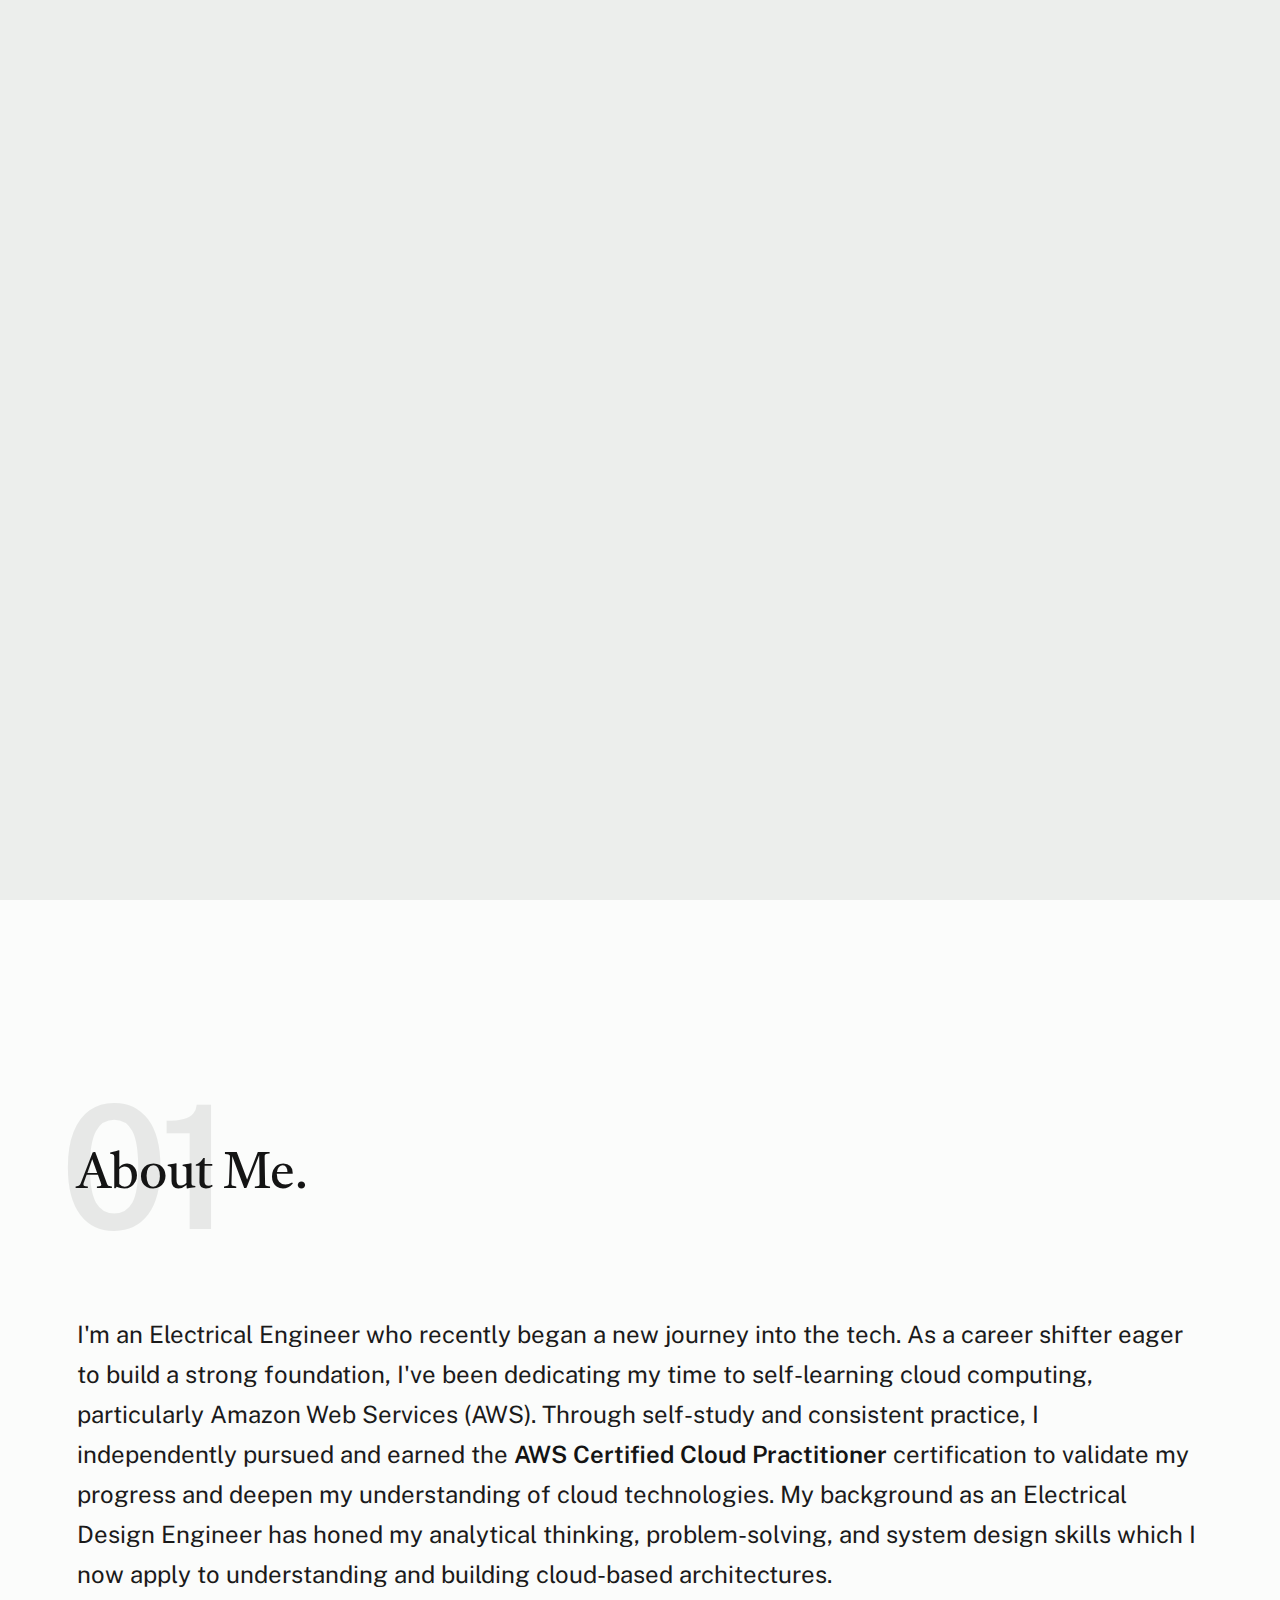
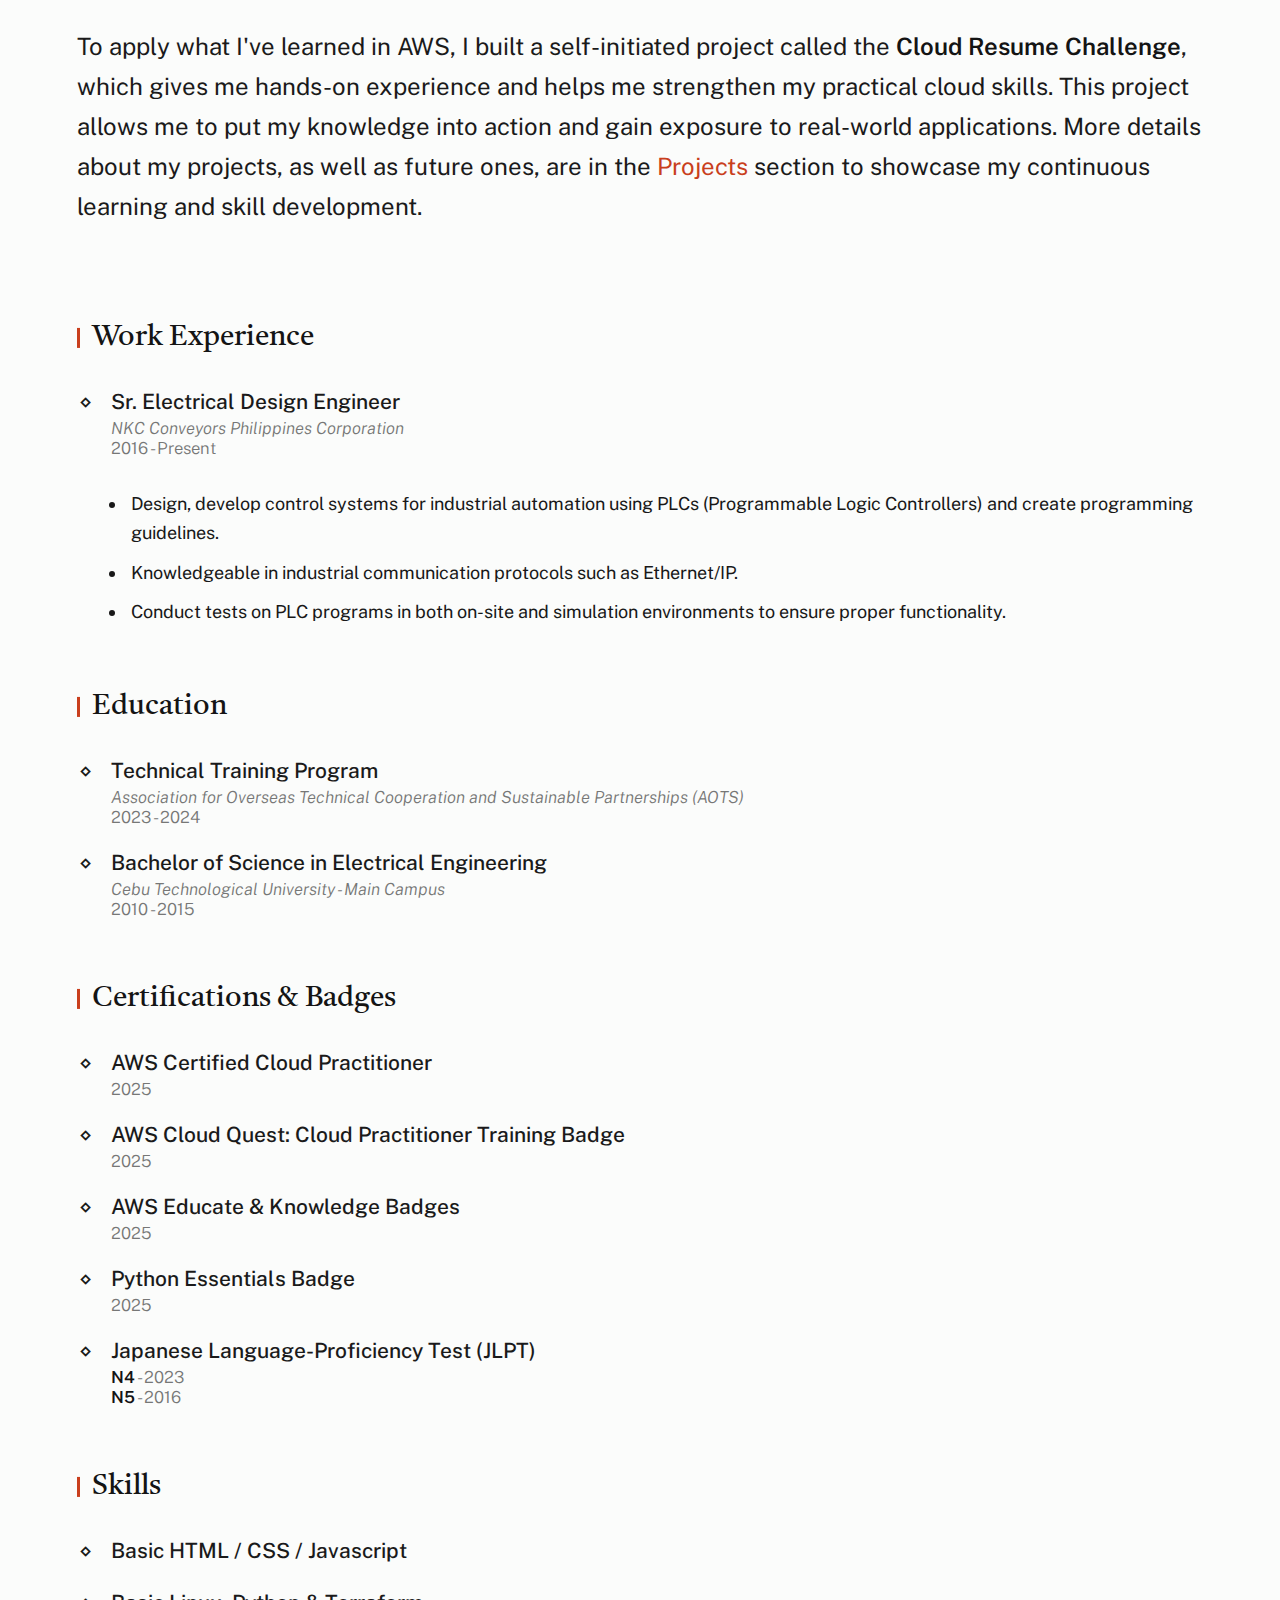
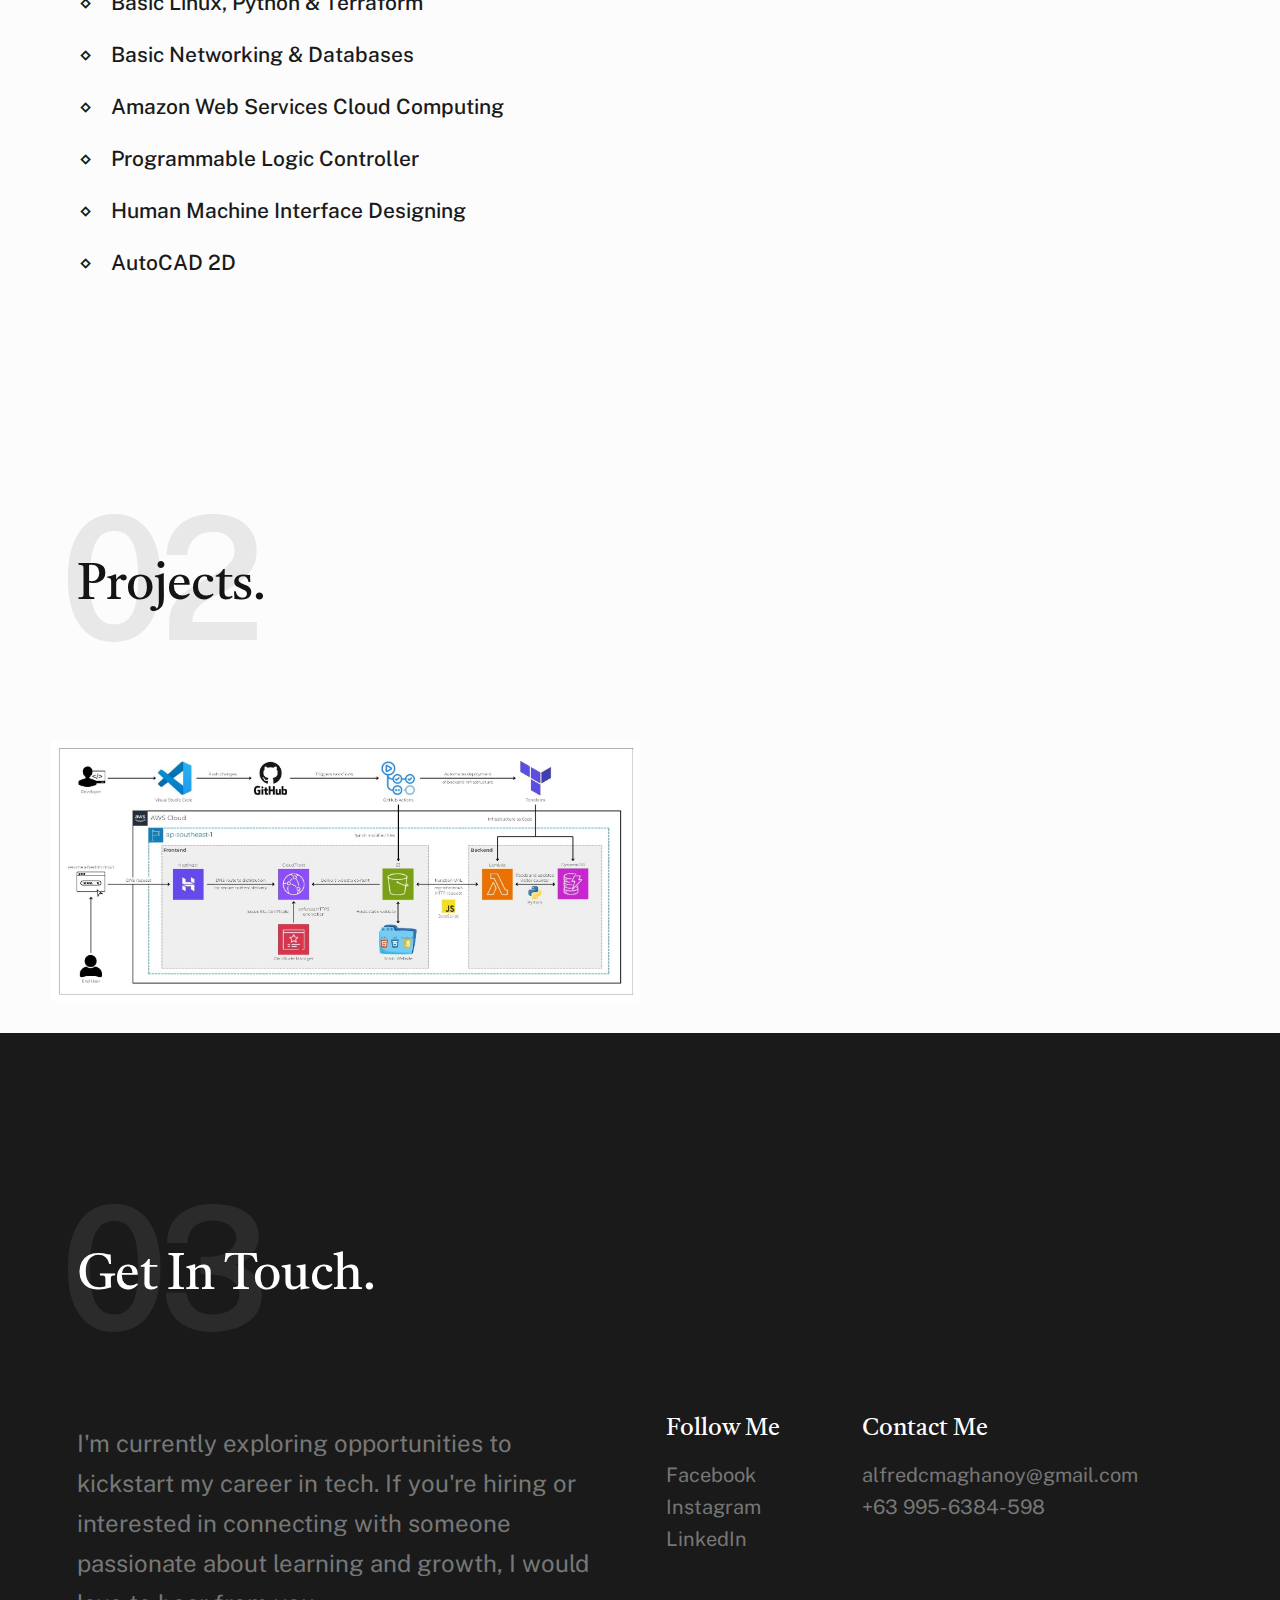
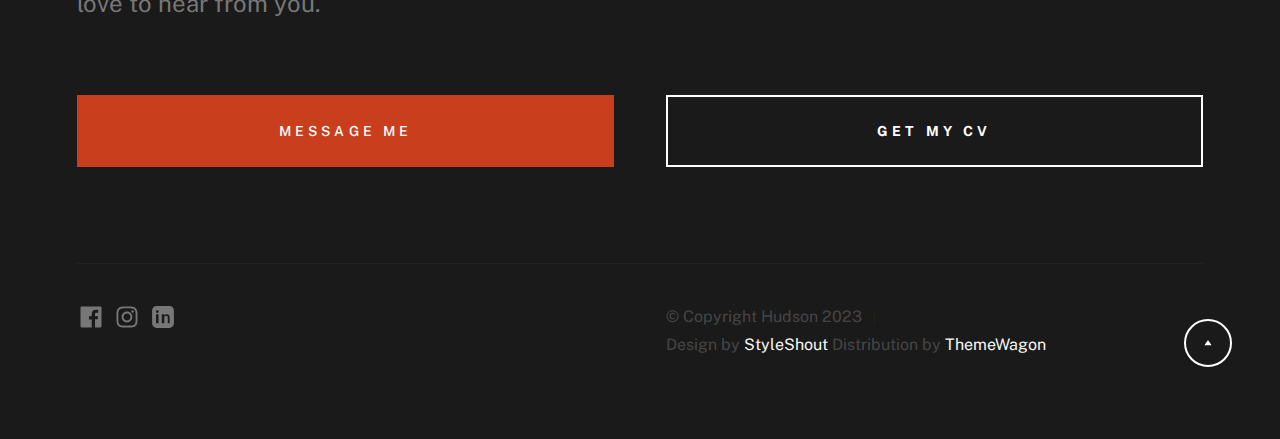
<file: index.html>
<!DOCTYPE html>
<html lang="en" class="no-js" >
<head>

    <!--- basic page needs
    ================================================== -->
    <meta charset="utf-8">
    <meta name="viewport" content="width=device-width, initial-scale=1">
    <title>Cloud Resume Project</title>

    <script>
        document.documentElement.classList.remove('no-js');
        document.documentElement.classList.add('js');
    </script>

    <!-- CSS
    ================================================== -->
    <link rel="stylesheet" href="css/vendor.css">
    <link rel="stylesheet" href="css/styles.css">

    <!-- favicons
    ================================================== -->
    <link rel="apple-touch-icon" sizes="180x180" href="images/apple-touch-icon.png">
    <link rel="icon" type="image/png" href="images/favicon.ico">

</head>


<body id="top">

    
    <!-- preloader
    ================================================== -->
    <div id="preloader">
        <div id="loader" class="dots-fade">
            <div></div>
            <div></div>
            <div></div>
        </div>
    </div>


    <!-- page wrap
    ================================================== -->
    <div id="page" class="s-pagewrap">

 
        <!-- # site header 
        ================================================== -->
        <header class="s-header">
            <div class="row s-header__inner">

                <div class="s-header__block">
                    <div class="s-header__logo">
                        <a class="logo" href="index.html">
                            <img src="images/logo.svg" alt="Homepage">
                        </a>
                    </div>

                    <a class="s-header__menu-toggle" href="#0"><span>Menu</span></a>
                </div> <!-- end s-header__block -->

                <nav class="s-header__nav">    
                    <ul class="s-header__menu-links">
                        <li class="current"><a class="smoothscroll" href="#home">Home</a></li>
                        <li><a class="smoothscroll" href="#about">About</a></li>
                        <li><a class="smoothscroll" href="#works">Projects</a></li>
                        <li><a class="smoothscroll" href="#footer">Contact</a></li>
                    </ul> <!-- s-header__menu-links -->    
                </nav> <!-- end s-header__nav -->

            </div> <!-- end s-header__inner -->
        </header> <!-- end s-header -->


        <!-- # home
        ================================================== -->
        <section id="home" class="s-intro target-section">

            <div class="row s-intro__content width-sixteen-col">
                <div class="column lg-12 s-intro__content-inner grid-block grid-16">
                    
                    <div class="s-intro__content-text">

                        <div class="s-intro__content-pretitle text-pretitle">HELLO</div>
                        <h1 class="s-intro__content-title">
                            I'm Alfred Maghanoy
                        </h1>
                        <h2 class="s-intro__content-subtitle">
                            AWS Certified Cloud Practitioner | Aspiring Cloud Architect
                        </h2>      
                        <p class="s-intro__content-tagline">
                            An Electrical Engineer building the next chapter in cloud technology.
                        </p>
                        <span class="views-counter">
                        Unable to read views
                        </span>
                                          
                        <div class="s-intro__content-btns">
                            <a class="smoothscroll btn" href="#about">More About Me</a>
                            <a class="smoothscroll btn btn--stroke" href="#footer">Get In Touch</a>
                        </div> <!-- s-intro__content-btns -->   

                    </div> <!-- s-intro__content-text -->                     
                    
                </div> <!-- s-intro__content-inner -->  
            </div> <!-- s-intro__content -->

            <ul class="s-intro__social social-list">
                <li>
                    <a href="https://www.facebook.com/alfredcmaghanoy/" target="_blank" rel="noopener noreferrer">
                        <svg xmlns="http://www.w3.org/2000/svg" width="24" height="24" viewBox="0 0 24 24" fill="currentColor"><path d="M20,3H4C3.447,3,3,3.448,3,4v16c0,0.552,0.447,1,1,1h8.615v-6.96h-2.338v-2.725h2.338v-2c0-2.325,1.42-3.592,3.5-3.592 c0.699-0.002,1.399,0.034,2.095,0.107v2.42h-1.435c-1.128,0-1.348,0.538-1.348,1.325v1.735h2.697l-0.35,2.725h-2.348V21H20 c0.553,0,1-0.448,1-1V4C21,3.448,20.553,3,20,3z"></path></svg>
                        <span class="u-screen-reader-text">Facebook</span>
                    </a>
                </li>
                <li>
                    <a href="https://www.instagram.com/4lfred.cm/" target="_blank" rel="noopener noreferrer">
                        <svg xmlns="http://www.w3.org/2000/svg" width="24" height="24" viewBox="0 0 24 24" fill="currentColor"><path d="M11.999,7.377c-2.554,0-4.623,2.07-4.623,4.623c0,2.554,2.069,4.624,4.623,4.624c2.552,0,4.623-2.07,4.623-4.624 C16.622,9.447,14.551,7.377,11.999,7.377L11.999,7.377z M11.999,15.004c-1.659,0-3.004-1.345-3.004-3.003 c0-1.659,1.345-3.003,3.004-3.003s3.002,1.344,3.002,3.003C15.001,13.659,13.658,15.004,11.999,15.004L11.999,15.004z"></path><circle cx="16.806" cy="7.207" r="1.078"></circle><path d="M20.533,6.111c-0.469-1.209-1.424-2.165-2.633-2.632c-0.699-0.263-1.438-0.404-2.186-0.42 c-0.963-0.042-1.268-0.054-3.71-0.054s-2.755,0-3.71,0.054C7.548,3.074,6.809,3.215,6.11,3.479C4.9,3.946,3.945,4.902,3.477,6.111 c-0.263,0.7-0.404,1.438-0.419,2.186c-0.043,0.962-0.056,1.267-0.056,3.71c0,2.442,0,2.753,0.056,3.71 c0.015,0.748,0.156,1.486,0.419,2.187c0.469,1.208,1.424,2.164,2.634,2.632c0.696,0.272,1.435,0.426,2.185,0.45 c0.963,0.042,1.268,0.055,3.71,0.055s2.755,0,3.71-0.055c0.747-0.015,1.486-0.157,2.186-0.419c1.209-0.469,2.164-1.424,2.633-2.633 c0.263-0.7,0.404-1.438,0.419-2.186c0.043-0.962,0.056-1.267,0.056-3.71s0-2.753-0.056-3.71C20.941,7.57,20.801,6.819,20.533,6.111z M19.315,15.643c-0.007,0.576-0.111,1.147-0.311,1.688c-0.305,0.787-0.926,1.409-1.712,1.711c-0.535,0.199-1.099,0.303-1.67,0.311 c-0.95,0.044-1.218,0.055-3.654,0.055c-2.438,0-2.687,0-3.655-0.055c-0.569-0.007-1.135-0.112-1.669-0.311 c-0.789-0.301-1.414-0.923-1.719-1.711c-0.196-0.534-0.302-1.099-0.311-1.669c-0.043-0.95-0.053-1.218-0.053-3.654 c0-2.437,0-2.686,0.053-3.655c0.007-0.576,0.111-1.146,0.311-1.687c0.305-0.789,0.93-1.41,1.719-1.712 c0.534-0.198,1.1-0.303,1.669-0.311c0.951-0.043,1.218-0.055,3.655-0.055c2.437,0,2.687,0,3.654,0.055 c0.571,0.007,1.135,0.112,1.67,0.311c0.786,0.303,1.407,0.925,1.712,1.712c0.196,0.534,0.302,1.099,0.311,1.669 c0.043,0.951,0.054,1.218,0.054,3.655c0,2.436,0,2.698-0.043,3.654H19.315z"></path></svg>
                        <span class="u-screen-reader-text">Instagram</span>
                    </a>
                </li>
                <li>
                    <a href="https://www.linkedin.com/in/alfredmaghanoy/" target="_blank" rel="noopener noreferrer">
                        <svg xmlns="http://www.w3.org/2000/svg" width="24" height="24" viewBox="0 0 24 24" fill="currentColor"><path d="M19 0h-14C2.239 0 0 2.239 0 5v14c0 2.761 2.239 5 5 5h14c2.762 0 5-2.239 5-5V5c0-2.761-2.238-5-5-5zM7.09 19H4.337V9h2.754v10zM5.713 7.689c-.885 0-1.603-.718-1.603-1.604 0-.885.718-1.604 1.603-1.604.885 0 1.604.719 1.604 1.604 0 .886-.719 1.604-1.604 1.604zM20 19h-2.753v-5.356c0-1.276-.024-2.918-1.777-2.918-1.778 0-2.05 1.387-2.05 2.822V19h-2.753V9h2.64v1.366h.037c.368-.694 1.268-1.425 2.611-1.425 2.79 0 3.305 1.836 3.305 4.224V19z"/></svg>
                        <span class="u-screen-reader-text">LinkedIn</span>
                    </a>
                </li>
            </ul> <!-- end s-intro__social -->

            <div class="s-intro__content-media">                               
                <img src="images/intro-bg.jpg" srcset="images/intro-bg.jpg 1x, images/intro-bg.jpg 2x" alt="">
            </div> <!-- s-intro__content-media -->                

            <div class="s-intro__btn-download">
                <a class="btn btn--stroke" href="Resume-Alfred Maghanoy.pdf" target="_blank" rel="noopener noreferrer">Get My CV</a>
            </div> <!-- end s-intro__btn-download -->
            
            <div class="s-intro__scroll-down">
                <a href="#about" class="smoothscroll">
                    <div class="scroll-icon">
                        <svg xmlns="http://www.w3.org/2000/svg" width="24" height="24" viewBox="0 0 24 24" fill="currentColor"><path d="M11.178 19.569a.998.998 0 0 0 1.644 0l9-13A.999.999 0 0 0 21 5H3a1.002 1.002 0 0 0-.822 1.569l9 13z"></path></svg>
                    </div>
                    <span class="scroll-text u-screen-reader-text">Scroll Down</span>
                </a>
            </div> <!-- s-intro__scroll-down -->

        </section> <!-- end s- -->


        <!-- # about
        ================================================== -->
        <section id="about" class="s-about target-section">

            <div class="row s-about__content">
                <div class="column xl-12">    
                    
                    <div class="section-header" data-num="01">
                        <h2 class="text-display-title">About Me.</h2>
                    </div> <!-- end section-header -->

                    <p class="attention-getter">
                        I'm an Electrical Engineer who recently began a new journey into the tech. 
                        As a career shifter eager to build a strong foundation, I've been dedicating my time to self-learning cloud computing, particularly Amazon Web Services (AWS). 
                        Through self-study and consistent practice, I independently pursued and earned the <strong>AWS Certified Cloud Practitioner</strong> certification to validate my progress and deepen my understanding of cloud technologies. 
                        My background as an Electrical Design Engineer has honed my analytical thinking, problem-solving, and system design skills which I now apply to understanding and building cloud-based architectures.
                    </p>

                    <p class="attention-getter">
                    To apply what I've learned in AWS, I built a self-initiated project called the <strong>Cloud Resume Challenge</strong>, which gives me hands-on experience and helps me strengthen my practical cloud skills. 
                    This project allows me to put my knowledge into action and gain exposure to real-world applications. 
                    More details about my projects, as well as future ones, are in the 
                    <a class="smoothscroll" href="#works">Projects</a> 
                    section to showcase my continuous learning and skill development.
                    </p>

                    <div class="grid-list-items s-about__blocks">

                        <div class="grid-list-items__item s-about__block">
                            <h4 class="s-about__block-title">Work Experience</h4>

                            <ul class="s-about__list">
                                <li>
                                    Sr. Electrical Design Engineer
                                    <span><i>NKC Conveyors Philippines Corporation</i><br>
                                             2016 - Present
                                    </span>                                        
                                </li>
                            </ul>
                             <ul class="s-about__job-responsibilities">
                                <li>Design, develop control systems for industrial automation using PLCs (Programmable Logic Controllers) and create programming guidelines.</li>
                                <li>Knowledgeable in industrial communication protocols such as Ethernet/IP.</li>
                                <li>Conduct tests on PLC programs in both on-site and simulation environments to ensure proper functionality.</li>
                            </ul>
                        </div> <!--end s-about__block -->

                        <div class="grid-list-items__item s-about__block">
                            <h4 class="s-about__block-title">Education</h4>

                            <ul class="s-about__list">
                                <li>
                                    Technical Training Program
                                    <span><i>Association for Overseas Technical Cooperation and Sustainable Partnerships (AOTS)</i><br>
                                             2023 - 2024
                                    </span>                                       
                                </li>
                                <li>
                                    Bachelor of Science in Electrical Engineering
                                    <span><i>Cebu Technological University - Main Campus</i><br>
                                             2010 - 2015</span>
                                </li>
                            </ul>
                        </div> <!--end s-about__block -->

                        <div class="grid-list-items__item s-about__block">
                            <h4 class="s-about__block-title">Certifications & Badges</h4>
                            <ul class="s-about__list">
                                <li>
                                    AWS Certified Cloud Practitioner
                                    <span>2025</span>
                                </li>
                                <li>
                                    AWS Cloud Quest: Cloud Practitioner Training Badge
                                    <span>2025</span>
                                </li>
                                <li>
                                    AWS Educate & Knowledge Badges
                                    <span>2025</span>
                                </li>
                                <li>
                                    Python Essentials Badge
                                    <span>2025</span>
                                </li>
                                <li>
                                    Japanese Language-Proficiency Test (JLPT)
                                    <span><strong>N4</strong> - 2023</span>
                                    <span><strong>N5</strong> - 2016</span>
                                </li>
                            </ul>
                        </div> <!--end s-about__block -->

                        <div class="grid-list-items__item s-about__block">
                            <h4 class="s-about__block-title">Skills</h4>

                            <ul class="s-about__list">
                                <li>
                                    Basic HTML / CSS / Javascript
                                </li>
                                <li>
                                    Basic Linux, Python & Terraform
                                </li>
                                <li>
                                    Basic Networking & Databases 
                                </li>
                                <li>
                                    Amazon Web Services Cloud Computing
                                </li>
                                <li>
                                    Programmable Logic Controller
                                </li>
                                <li>
                                    Human Machine Interface Designing
                                </li>
                                <li>
                                    AutoCAD 2D
                                </li>
                            </ul>
                        </div> <!--end s-about__block -->
                        
                    </div> <!-- grid-list-items -->

                </div> <!--end column -->
            </div> <!--end s-about__content -->
            
        </section> <!-- end s-about -->   

        <!-- # projects
        ================================================== -->
        <section id="works" class="s-works target-section">

            <div class="row">
                <div class="column xl-12">
                    <div class="section-header" data-num="02">
                        <h2 class="text-display-title">Projects.</h2>
                    </div> <!-- end section-header -->
                </div>
            </div>

            <div class="row folio-entries">

                <div class="column entry">
                    <a href="images/folio/gallery/resume_architecture.jpg" class="entry__link glightbox" data-glightbox="title: AWS Cloud Resume Challenge; description: .entry__desc-01">
                        <div class="entry__thumb">
                            <img src="images/folio/resume_architecture.jpg" srcset="images/folio/resume_architecture.jpg 1x, images/folio/resume_architecture@2x.jpg 2x" alt="">
                        </div>
                        <div class="entry__info">
                            <h4 class="entry__title">AWS Cloud Resume Challenge</h4>
                            <div class="entry__cat">Document</div>
                        </div>
                    </a>

                    <div class="glightbox-desc entry__desc-01">
                        <p>
                        A personal resume website hosted on AWS, 
                        integrating both frontend and backend components, 
                        and applying modern cloud practices such as Infrastructure as Code (IaC) and serverless computing.
                        <a href="cloudresume-doc.html">Document Link</a>.
                        </p>
                    </div>
                </div> <!-- entry -->

                <!-- <div class="column entry">
                    <a href="images/folio/gallery/g-woodcraft.jpg" class="entry__link glightbox" data-glightbox="title: WoodCraft; description: .entry__desc-02">
                        <div class="entry__thumb">
                            <img src="images/folio/woodcraft.jpg" srcset="images/folio/woodcraft.jpg 1x, images/folio/woodcraft@2x.jpg 2x" alt="">
                        </div>
                        <div class="entry__info">
                            <h4 class="entry__title">WoodCraft</h4>
                            <div class="entry__cat">Product Design</div>
                        </div>
                    </a>

                    <div class="glightbox-desc entry__desc-02">
                        <p>
                        Lorem ipsum dolor sit amet consectetur, adipisicing elit. 
                        Inventore ipsum iste soluta fugiat, impedit illum ducimus 
                        deleniti facilis ab, tempora non! Nisi, tempora provident.
                        <a href="https://www.behance.net/">Project Link</a>.
                        </p>
                    </div>
                </div> --> <!-- entry -->

                <!-- <div class="column entry">
                    <a href="images/folio/gallery/g-tulips.jpg" class="entry__link glightbox" data-glightbox="title: Caffeine & Tulips; description: .entry__desc-03">
                        <div class="entry__thumb">
                            <img src="images/folio/caffeine_and_tulips.jpg" srcset="images/folio/caffeine_and_tulips.jpg 1x, images/folio/caffeine_and_tulips@2x.jpg 2x" alt="">
                        </div>
                        <div class="entry__info">
                            <h4 class="entry__title">Caffeine & Tulips</h4>
                            <div class="entry__cat">Brand Identity</div>
                        </div>
                    </a>

                    <div class="glightbox-desc entry__desc-03">
                        <p>
                        Lorem ipsum dolor sit amet consectetur, adipisicing elit. 
                        Inventore ipsum iste soluta fugiat, impedit illum ducimus 
                        deleniti facilis ab, tempora non! Nisi, tempora provident.
                        <a href="https://www.behance.net/">Project Link</a>.
                        </p>
                    </div>
                </div> --> <!-- entry -->

                <!-- <div class="column entry">
                    <a href="images/folio/gallery/g-grayscale.jpg" class="entry__link glightbox" data-glightbox="title: Grayscale; description: .entry__desc-04">
                        <div class="entry__thumb">
                            <img src="images/folio/grayscale.jpg" srcset="images/folio/grayscale.jpg 1x, images/folio/grayscale@2x.jpg 2x" alt="">
                        </div>
                        <div class="entry__info">
                            <h4 class="entry__title">Grayscale</h4>
                            <div class="entry__cat">Product Design</div>
                        </div>
                    </a>

                    <div class="glightbox-desc entry__desc-04">
                        <p>
                        Lorem ipsum dolor sit amet consectetur, adipisicing elit. 
                        Inventore ipsum iste soluta fugiat, impedit illum ducimus 
                        deleniti facilis ab, tempora non! Nisi, tempora provident.
                        <a href="https://www.behance.net/">Project Link</a>.
                        </p>
                    </div>
                </div> --> <!-- entry -->

                <!-- <div class="column entry">
                    <a href="images/folio/gallery/g-lamp.jpg" class="entry__link glightbox" data-glightbox="title: The Lamp; description: .entry__desc-05">
                        <div class="entry__thumb">
                            <img src="images/folio/lamp.jpg" srcset="images/folio/lamp.jpg 1x, images/folio/lamp@2x.jpg 2x" alt="">
                        </div>
                        <div class="entry__info">
                            <h4 class="entry__title">The Lamp</h4>
                            <div class="entry__cat">Brand Identity</div>
                        </div>
                    </a>

                    <div class="glightbox-desc entry__desc-05">
                        <p>
                        Lorem ipsum dolor sit amet consectetur, adipisicing elit. 
                        Inventore ipsum iste soluta fugiat, impedit illum ducimus 
                        deleniti facilis ab, tempora non! Nisi, tempora provident.
                        <a href="https://www.behance.net/">Project Link</a>.
                        </p>
                    </div>
                </div> --> <!-- entry -->

                <!-- <div class="column entry">
                    <a href="images/folio/gallery/g-tropical.jpg" class="entry__link glightbox" data-glightbox="title: Tropical; description: .entry__desc-06">
                        <div class="entry__thumb">
                            <img src="images/folio/tropical.jpg" srcset="images/folio/tropical.jpg 1x, images/folio/tropical@2x.jpg 2x" alt="">
                        </div>
                        <div class="entry__info">
                            <h4 class="entry__title">Tropical</h4>
                            <div class="entry__cat">Frontend Design</div>
                        </div>
                    </a>

                    <div class="glightbox-desc entry__desc-06">
                        <p>
                        Lorem ipsum dolor sit amet consectetur, adipisicing elit. 
                        Inventore ipsum iste soluta fugiat, impedit illum ducimus 
                        deleniti facilis ab, tempora non! Nisi, tempora provident.
                        <a href="https://www.behance.net/">Project Link</a>.
                        </p>
                    </div>
                </div> --> <!-- entry --> 

            </div> <!-- folio entries -->

            
            <!-- <div class="row s-testimonials">
                <div class="column xl-12">

                    <h3 class="s-testimonials__header">Hear it from My Happy Clients</h3>
    
                    <div class="swiper-container s-testimonials__slider">
    
                        <div class="swiper-wrapper">

                            <div class="s-testimonials__slide swiper-slide">
                                <div class="s-testimonials__author">
                                    <img src="images/avatars/user-02.jpg" alt="Author image" class="s-testimonials__avatar">
                                    <cite class="s-testimonials__cite">
                                        <strong>John Rockefeller</strong>
                                        <span>Standard Oil Co.</span>
                                    </cite>
                                </div>
                                <p>
                                Molestiae incidunt consequatur quis ipsa autem nam sit enim magni. Voluptas tempore rem. 
                                Explicabo a quaerat sint autem dolore ducimus ut consequatur neque. Nisi dolores quaerat fuga rem nihil nostrum.
                                Laudantium quia consequatur molestias.
                                </p>
                            </div> --> <!-- end s-testimonials__slide -->
            
                            <!-- <div class="s-testimonials__slide swiper-slide">
                                <div class="s-testimonials__author">
                                    <img src="images/avatars/user-03.jpg" alt="Author image" class="s-testimonials__avatar">
                                    <cite class="s-testimonials__cite">
                                        <strong>Andrew Carnegie</strong>
                                        <span>Carnegie Steel Co.</span>
                                    </cite>
                                </div>
                                <p>
                                Excepturi nam cupiditate culpa doloremque deleniti repellat. Veniam quos repellat voluptas animi adipisci.
                                Nisi eaque consequatur. Voluptatem dignissimos ut ducimus accusantium perspiciatis.
                                Quasi voluptas eius distinctio. Atque eos maxime.
                                </p>
                            </div> --> <!-- end s-testimonials__slide -->
            
                            <!-- <div class="s-testimonials__slide swiper-slide">
                                <div class="s-testimonials__author">
                                    <img src="images/avatars/user-01.jpg" alt="Author image" class="s-testimonials__avatar">
                                    <cite class="s-testimonials__cite">
                                        <strong>John Morgan</strong>
                                        <span>JP Morgan & Co.</span>
                                    </cite>
                                </div>
                                <p>
                                Repellat dignissimos libero. Qui sed at corrupti expedita voluptas odit. Nihil ea quia nesciunt. Ducimus aut sed ipsam.  
                                Autem eaque officia cum exercitationem sunt voluptatum accusamus. Quasi voluptas eius distinctio.
                                Voluptatem dignissimos ut.
                                </p>
                            </div> --> <!-- end s-testimonials__slide -->
    
                            <!-- <div class="s-testimonials__slide swiper-slide">
                                <div class="s-testimonials__author">
                                    <img src="images/avatars/user-06.jpg" alt="Author image" class="s-testimonials__avatar">
                                    <cite class="s-testimonials__cite">
                                        <strong>Henry Ford</strong>
                                        <span>Ford Motor Co.</span>
                                    </cite>
                                </div>
                                <p>
                                Nunc interdum lacus sit amet orci. Vestibulum dapibus nunc ac augue. Fusce vel dui. In ac felis 
                                quis tortor malesuada pretium. Curabitur vestibulum aliquam leo. Qui sed at corrupti expedita voluptas odit. 
                                Nihil ea quia nesciunt. Ducimus aut sed ipsam.
                                </p>
                            </div> --> <!-- end s-testimonials__slide -->
        
                        <!-- </div> --> <!-- end swiper-wrapper -->
    
                        <!-- <div class="swiper-pagination"></div> -->
    
                    <!-- </div> --> <!-- end swiper-container -->
    
                <!-- </div> --> <!-- end column -->
            <!-- </div> --> <!-- end s-testimonials -->

        </section> <!-- end s-works --> 


        <!-- # numbers
        ================================================== -->
        <!-- <section id="numbers" class="s-numbers">

            <div class="row counter-items">

                <div class="column counter-items__item">
                    <div class="num">aws siklab pilipinas
                        80
                        <span>+</span>
                    </div>
                    <h5>Happy Customers</h5>
                    <p>
                    Lorem ipsum dolor sit amet consectetur adipisicing elit. 
                    Vel harum magni quae voluptate error quo repellendus inventore 
                    laborum ex veniam. 
                    </p>
                </div> --> <!-- end counter-items__item -->

                <!-- <div class="column counter-items__item">
                    <div class="num">
                        120
                        <span>+</span>
                    </div>
                    <h5>Projects Completed</h5>
                    <p>
                    Nunc interdum lacus sit amet orci. Vestibulum dapibus nunc ac augue. 
                    Fusce vel dui. In ac felis 
                    quis tortor malesuada pretium
                    </p>
                </div> --> <!-- end counter-items__item -->

                <!-- <div class="column counter-items__item">
                    <div class="num">
                        23k
                        <span>+</span>
                    </div>
                    <h5>Lines of Code</h5>
                    <p>
                    Excepturi nam cupiditate culpa doloremque deleniti repellat. Veniam quos repellat voluptas animi adipisci.
                    Nisi eaque consequatur. Voluptatem dignissimos ut ducimus
                    </p>
                </div> --> <!-- end counter-items__item -->

                <!-- <div class="column counter-items__item">
                    <div class="num">
                        85
                        <span>+</span>
                    </div>
                    <h5>Positive Feedback</h5>
                    <p>
                    Lorem ipsum dolor sit amet consectetur adipisicing elit. Vel harum magni quae voluptate error 
                    quo repellendus inventore laborum ex veniam.
                    </p>
                </div> --> <!-- end counter-items__item -->

            <!-- </div> -->  <!-- end counter-items -->

        <!-- </section> --> <!-- end s-numbers -->


        <!-- # footer 
        ================================================== -->
        <footer id="footer" class="s-footer target-section">

            <div class="row">
                <div class="column lg-12">
                    <div class="section-header light-on-dark" data-num="03">
                        <h2 class="text-display-title">Get In Touch.</h2>
                    </div> <!-- end section-header -->
                </div>
            </div>

            <div class="row s-footer__content">

                <div class="column xl-6 md-12 s-footer__block s-footer__about">                    
                    <p class="attention-getter">
                    I'm currently exploring opportunities to kickstart my career in tech. 
                    If you're hiring or interested in connecting with someone passionate about learning and growth, I would love to hear from you.
                    </p>               
                </div> <!-- end section-footer__about -->

                <div class="column xl-6 md-12 s-footer__block s-footer__site-links">
                    <div class="row">
                        <div class="column xl-4 lg-5 md-6 tab-12">
                            <h5>Follow Me</h5>
                            <ul class="link-list">
                                <li><a href="https://www.facebook.com/alfredcmaghanoy/" target="_blank" rel="noopener">Facebook</a></li>
                                <li><a href="https://www.instagram.com/4lfred.cm/" target="_blank" rel="noopener">Instagram</a></li>
                                <li><a href="https://www.linkedin.com/in/alfredmaghanoy/" target="_blank" rel="noopener">LinkedIn</a></li>
                            </ul>
                        </div>
                        <div class="column xl-6 md-6 tab-12">
                            <h5>Contact Me</h5>
                            <ul class="link-list">
                                <li><a href="mailto:alfredcmaghanoy@gmail.com/">alfredcmaghanoy@gmail.com</a></li>
                                <li><a href="tel:+639956384598">+63 995-6384-598</a></li>
                            </ul> 
                        </div>
                    </div>                    
                </div> <!-- end section-footer__site-links -->

            </div> <!-- end section-footer__content -->


            <div class="row s-footer__buttons">
               
                <div class="column xl-6 tab-12">
                    <a href="mailto:alfredcmaghanoy@gmail.com" class="btn btn--primary btn--large u-fullwidth">Message Me</a>
                </div>
          
                <div class="column xl-6 tab-12">                    
                    <a href="Resume-Alfred Maghanoy.pdf" target="\_blank" rel="noopener noreferrer"class="btn btn--stroke btn--large u-fullwidth">Get My CV</a>
                </div>
            
            </div> <!-- end section-footer__buttons -->              
            
            <div class="row s-footer__bottom">
                
                <div class="column xl-6 lg-12">
                    <ul class="s-footer__social social-list">
                        <li>
                            <a href="https://www.facebook.com/alfredcmaghanoy/" target="\_blank" rel="noopener noreferrer">
                            <svg xmlns="http://www.w3.org/2000/svg" width="24" height="24" viewBox="0 0 24 24" fill="currentColor"><path d="M20,3H4C3.447,3,3,3.448,3,4v16c0,0.552,0.447,1,1,1h8.615v-6.96h-2.338v-2.725h2.338v-2c0-2.325,1.42-3.592,3.5-3.592 c0.699-0.002,1.399,0.034,2.095,0.107v2.42h-1.435c-1.128,0-1.348,0.538-1.348,1.325v1.735h2.697l-0.35,2.725h-2.348V21H20 c0.553,0,1-0.448,1-1V4C21,3.448,20.553,3,20,3z"></path></svg>
                            <span class="u-screen-reader-text">Facebook</span>
                            </a>
                        </li>
                        <li>
                            <a href="https://www.instagram.com/4lfred.cm/" target="\_blank" rel="noopener noreferrer">
                            <svg xmlns="http://www.w3.org/2000/svg" width="24" height="24" viewBox="0 0 24 24" fill="currentColor"><path d="M11.999,7.377c-2.554,0-4.623,2.07-4.623,4.623c0,2.554,2.069,4.624,4.623,4.624c2.552,0,4.623-2.07,4.623-4.624 C16.622,9.447,14.551,7.377,11.999,7.377L11.999,7.377z M11.999,15.004c-1.659,0-3.004-1.345-3.004-3.003 c0-1.659,1.345-3.003,3.004-3.003s3.002,1.344,3.002,3.003C15.001,13.659,13.658,15.004,11.999,15.004L11.999,15.004z"></path><circle cx="16.806" cy="7.207" r="1.078"></circle><path d="M20.533,6.111c-0.469-1.209-1.424-2.165-2.633-2.632c-0.699-0.263-1.438-0.404-2.186-0.42 c-0.963-0.042-1.268-0.054-3.71-0.054s-2.755,0-3.71,0.054C7.548,3.074,6.809,3.215,6.11,3.479C4.9,3.946,3.945,4.902,3.477,6.111 c-0.263,0.7-0.404,1.438-0.419,2.186c-0.043,0.962-0.056,1.267-0.056,3.71c0,2.442,0,2.753,0.056,3.71 c0.015,0.748,0.156,1.486,0.419,2.187c0.469,1.208,1.424,2.164,2.634,2.632c0.696,0.272,1.435,0.426,2.185,0.45 c0.963,0.042,1.268,0.055,3.71,0.055s2.755,0,3.71-0.055c0.747-0.015,1.486-0.157,2.186-0.419c1.209-0.469,2.164-1.424,2.633-2.633 c0.263-0.7,0.404-1.438,0.419-2.186c0.043-0.962,0.056-1.267,0.056-3.71s0-2.753-0.056-3.71C20.941,7.57,20.801,6.819,20.533,6.111z M19.315,15.643c-0.007,0.576-0.111,1.147-0.311,1.688c-0.305,0.787-0.926,1.409-1.712,1.711c-0.535,0.199-1.099,0.303-1.67,0.311 c-0.95,0.044-1.218,0.055-3.654,0.055c-2.438,0-2.687,0-3.655-0.055c-0.569-0.007-1.135-0.112-1.669-0.311 c-0.789-0.301-1.414-0.923-1.719-1.711c-0.196-0.534-0.302-1.099-0.311-1.669c-0.043-0.95-0.053-1.218-0.053-3.654 c0-2.437,0-2.686,0.053-3.655c0.007-0.576,0.111-1.146,0.311-1.687c0.305-0.789,0.93-1.41,1.719-1.712 c0.534-0.198,1.1-0.303,1.669-0.311c0.951-0.043,1.218-0.055,3.655-0.055c2.437,0,2.687,0,3.654,0.055 c0.571,0.007,1.135,0.112,1.67,0.311c0.786,0.303,1.407,0.925,1.712,1.712c0.196,0.534,0.302,1.099,0.311,1.669 c0.043,0.951,0.054,1.218,0.054,3.655c0,2.436,0,2.698-0.043,3.654H19.315z"></path></svg>                                
                            <span class="u-screen-reader-text">Instagram</span>
                            </a>
                        </li>
                        <li>
                            <a href="https://www.linkedin.com/in/alfredmaghanoy/" target="\_blank" rel="noopener noreferrer">
                            <svg xmlns="http://www.w3.org/2000/svg" width="24" height="24" viewBox="0 0 24 24" fill="currentColor"><path d="M19 0h-14C2.239 0 0 2.239 0 5v14c0 2.761 2.239 5 5 5h14c2.762 0 5-2.239 5-5V5c0-2.761-2.238-5-5-5zM7.09 19H4.337V9h2.754v10zM5.713 7.689c-.885 0-1.603-.718-1.603-1.604 0-.885.718-1.604 1.603-1.604.885 0 1.604.719 1.604 1.604 0 .886-.719 1.604-1.604 1.604zM20 19h-2.753v-5.356c0-1.276-.024-2.918-1.777-2.918-1.778 0-2.05 1.387-2.05 2.822V19h-2.753V9h2.64v1.366h.037c.368-.694 1.268-1.425 2.611-1.425 2.79 0 3.305 1.836 3.305 4.224V19z"/></svg>
                            <span class="u-screen-reader-text">LinkedIn</span>
                            </a>
                        </li>

                    </ul> 
                </div> <!-- end section-footer__social -->

                <div class="column xl-6 lg-12">
                    <p class="ss-copyright">
                        <span>© Copyright Hudson 2023</span> 
                        <span>Design by <a href="https://styleshout.com/">StyleShout</a> Distribution by <a href="https://themewagon.com">ThemeWagon</a></span>
                    </p>
                </div>

            </div> <!-- end section-footer__bottom -->          

            <div class="ss-go-top">
                <a class="smoothscroll" title="Back to Top" href="#top">                 
                    <svg xmlns="http://www.w3.org/2000/svg" width="24" height="24" viewBox="0 0 24 24" fill="currentColor"><path d="M5.536 21.886a1.004 1.004 0 0 0 1.033-.064l13-9a1 1 0 0 0 0-1.644l-13-9A1 1 0 0 0 5 3v18a1 1 0 0 0 .536.886z"></path></svg>
                </a>                                
                <span>Back To Top</span>   
            </div> <!-- end ss-go-top -->
            
        </footer> <!-- end s-footer -->

    </div> <!-- end page-wrap -->


    <!-- Java Script
    ================================================== -->
    <script src="js/plugins.js"></script>
    <script src="js/main.js"></script>
    <script src="js/index.js"></script>

</body>
</html>
</file>
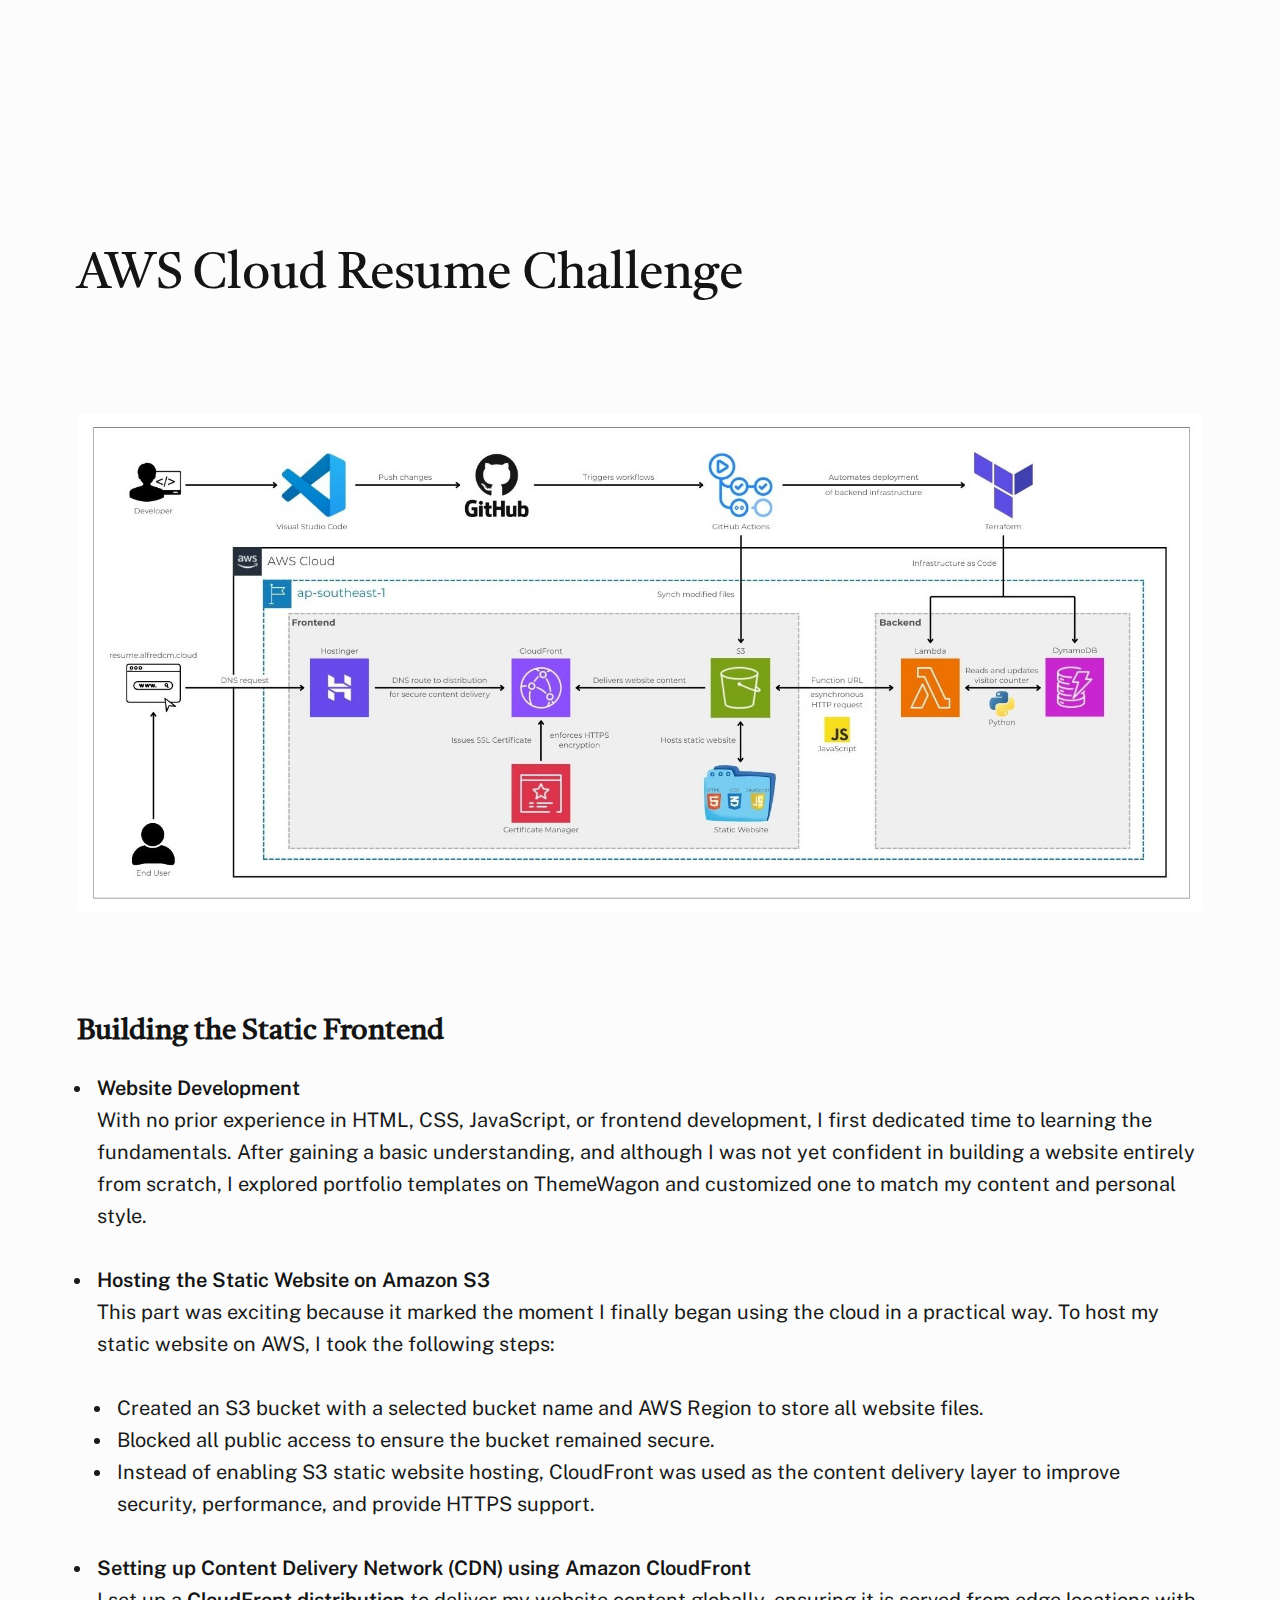
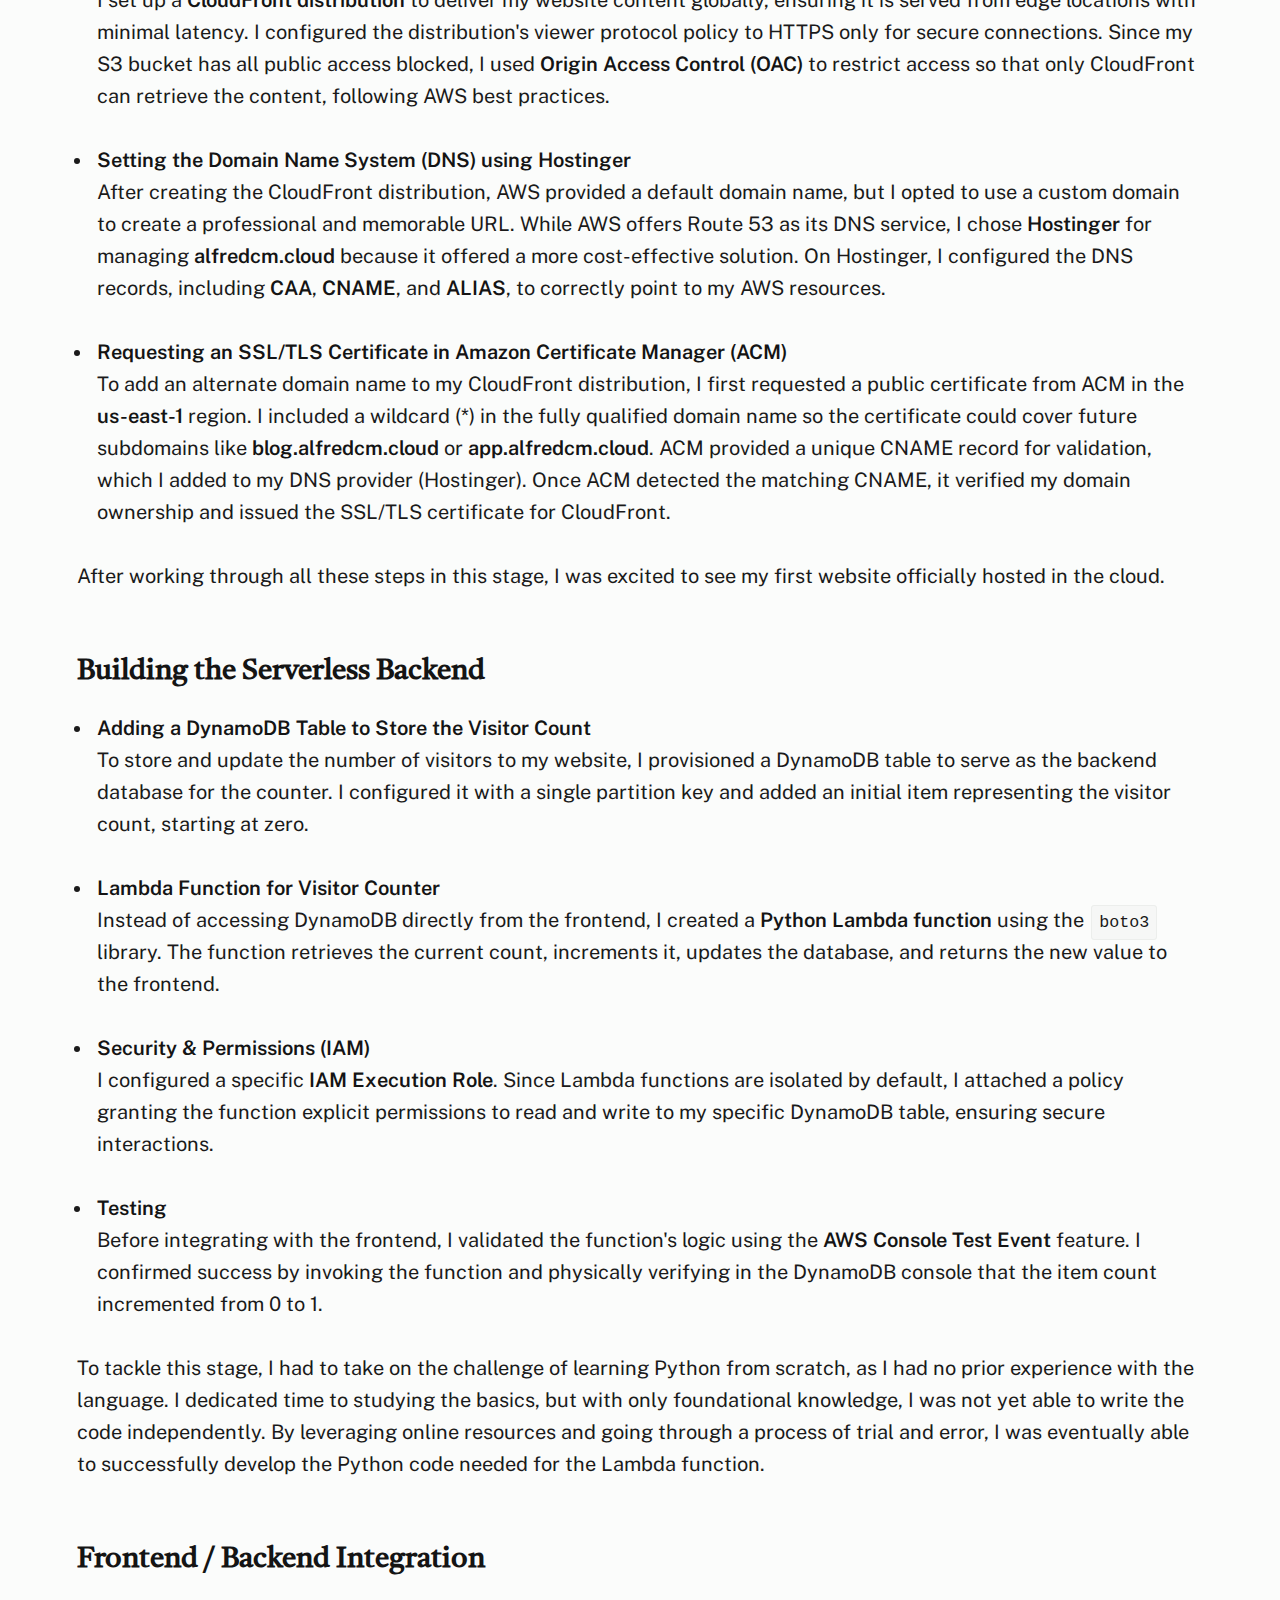
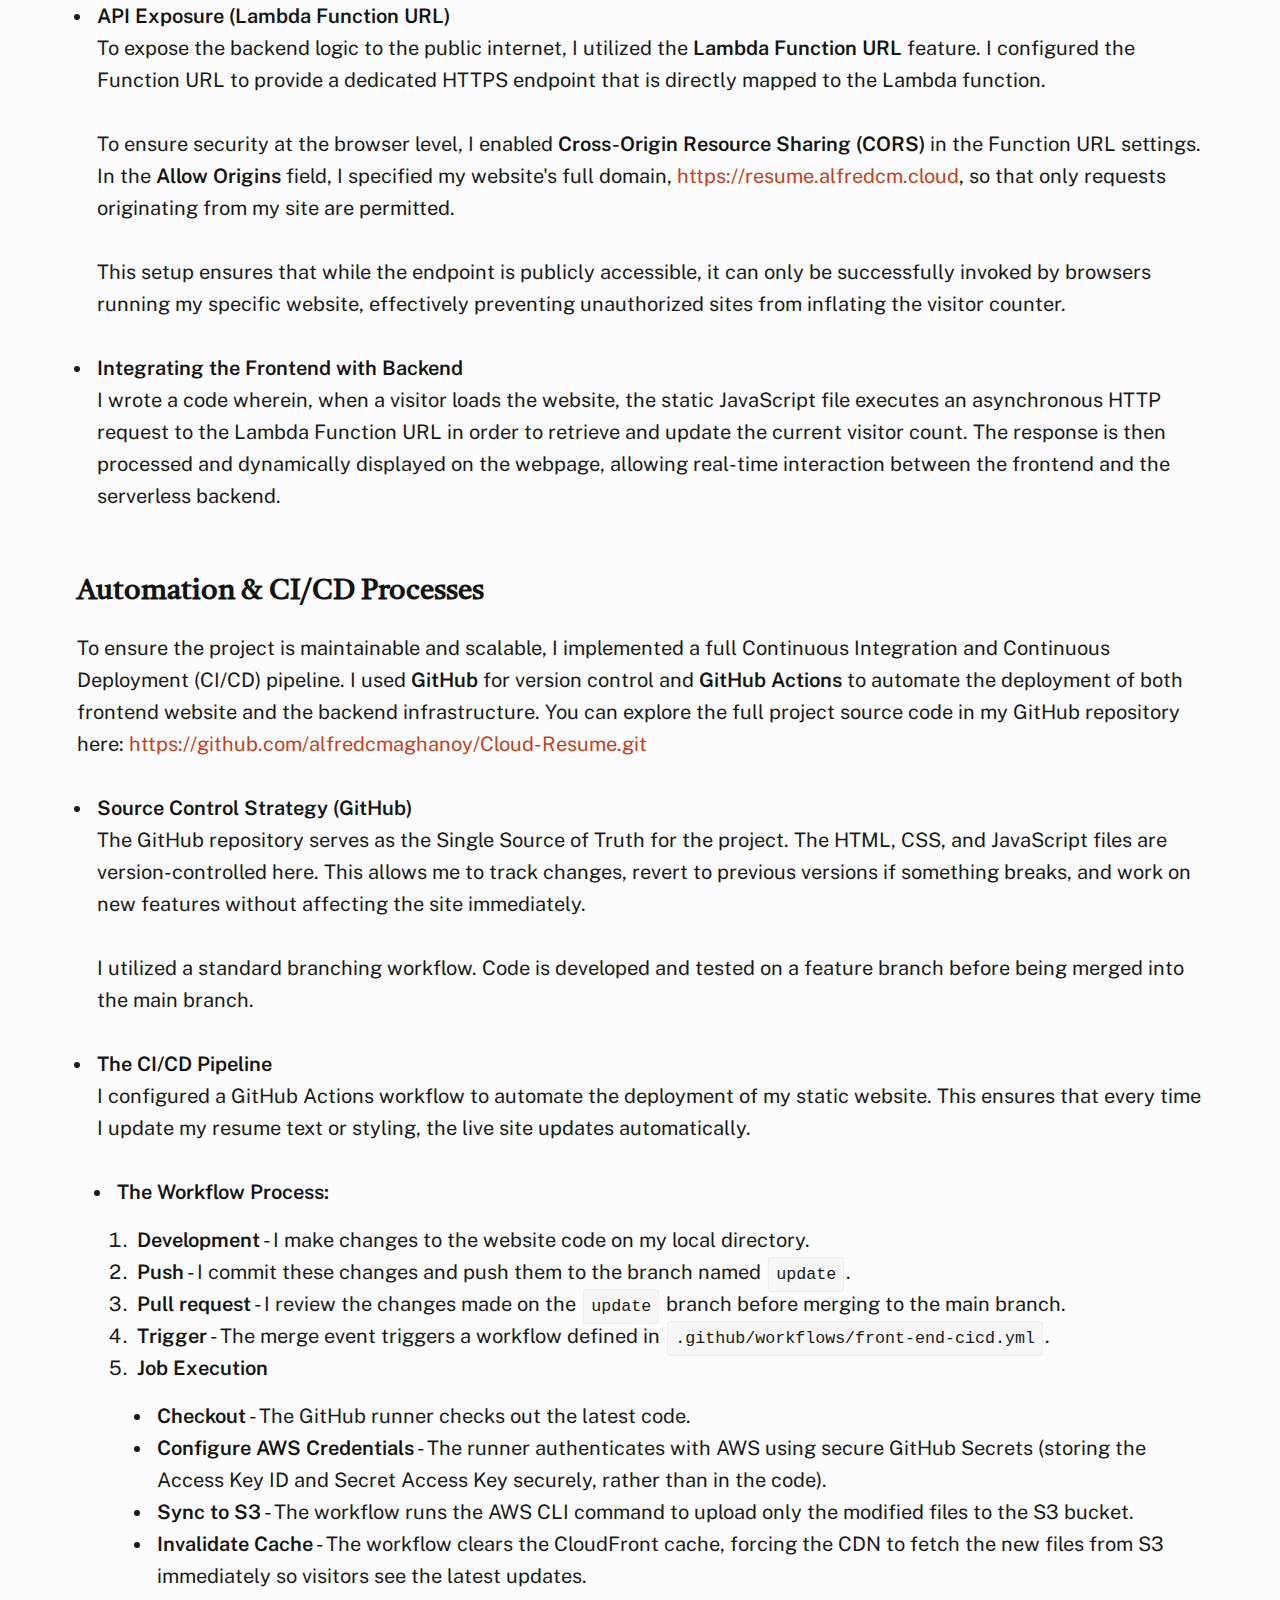
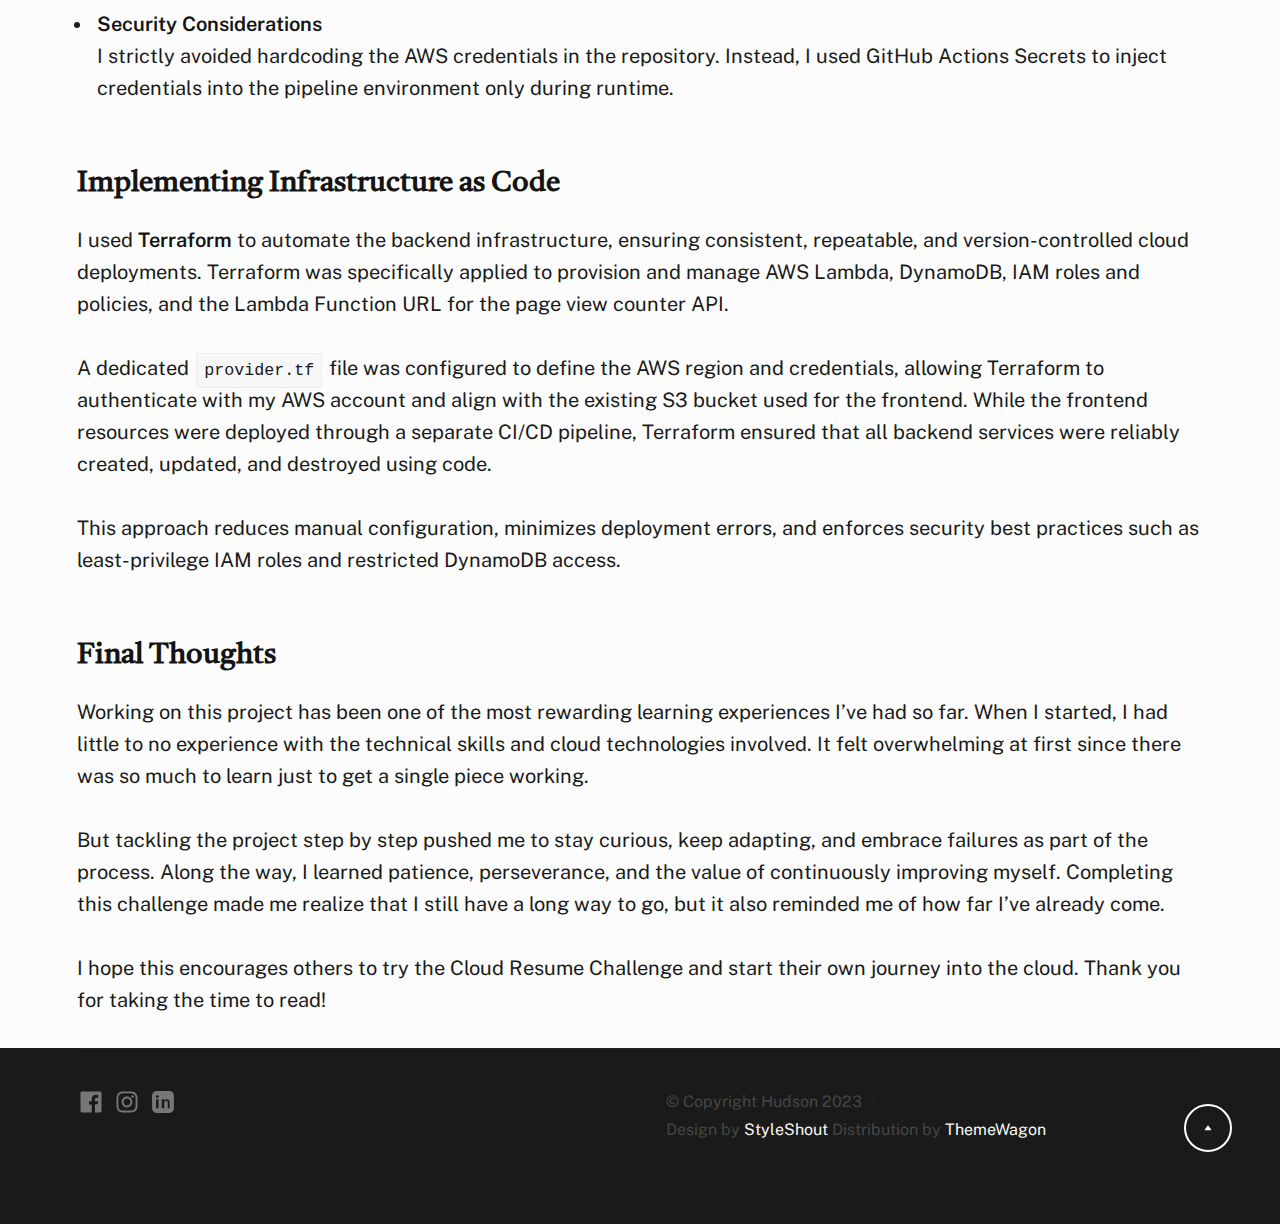
<file: cloudresume-doc.html>
<!DOCTYPE html>
<html lang="en" class="no-js" >
<head>

    <!--- basic page needs
    ================================================== -->
    <meta charset="utf-8">
    <meta name="viewport" content="width=device-width, initial-scale=1">
    <title>Cloud Resume Project</title>

    <script>
        document.documentElement.classList.remove('no-js');
        document.documentElement.classList.add('js');
    </script>

    <!-- CSS
    ================================================== -->
    <link rel="stylesheet" href="css/vendor.css">
    <link rel="stylesheet" href="css/styles.css">

    <!-- favicons
    ================================================== -->
    <link rel="apple-touch-icon" sizes="180x180" href="images/apple-touch-icon.png">
    <link rel="icon" type="image/png" href="images/favicon.ico">

</head>


<body id="top">

    
    <!-- preloader
    ================================================== -->
    <div id="preloader">
        <div id="loader" class="dots-fade">
            <div></div>
            <div></div>
            <div></div>
        </div>
    </div>


    <!-- page wrap
    ================================================== -->
    <div id="page" class="s-pagewrap">

 
        <!-- # site header 
        ================================================== -->
        <header class="s-header">
            <div class="row s-header__inner">

                <div class="s-header__block">
                    <div class="s-header__logo">
                        <a class="logo" href="index.html">
                            <img src="images/logo.svg" alt="Homepage">
                        </a>
                    </div>

                    <a class="s-header__menu-toggle" href="#0"><span>Menu</span></a>
                </div> <!-- end s-header__block -->

                <nav class="s-header__nav">    
                    <ul class="s-header__menu-links">
                        <li class="current"><a class="smoothscroll" href="index.html#home">Home</a></li>
                        <li><a class="smoothscroll" href="index.html#about">About</a></li>
                        <li><a class="smoothscroll" href="index.html#works">Projects</a></li>
                        <li><a class="smoothscroll" href="index.html#footer">Contact</a></li>
                    </ul> <!-- s-header__menu-links -->    
                </nav> <!-- end s-header__nav -->

            </div> <!-- end s-header__inner -->
        </header> <!-- end s-header -->

        <!-- # document
        ================================================== -->
        <section id="document" class="s-document target-section">

            <div class="row s-document__content">
                <div class="column xl-12">    
                    
                    <div class="section-header">
                        <h2 class="text-display-title">AWS Cloud Resume Challenge</h2>
                    </div> <!-- end section-header -->

                    <img src="images/folio/gallery/resume_architecture.jpg">  
                    <section>
                    <h4><strong>Building the Static Frontend</strong></h4>

                    <ul>
                        <li>
                            <strong>Website Development</strong>
                                <p>
                                    With no prior experience in HTML, CSS, JavaScript, or frontend development, 
                                    I first dedicated time to learning the fundamentals. 
                                    After gaining a basic understanding, 
                                    and although I was not yet confident in building a website entirely from scratch, 
                                    I explored portfolio templates on ThemeWagon and customized one to match my content and personal style.
                                </p>
                        </li>

                        <li>
                            <strong>Hosting the Static Website on Amazon S3</strong>
                                <p>
                                    This part was exciting because it marked the moment I finally began using the cloud in 
                                    a practical way. To host my static website on AWS, I took the following steps:
                                    <ul>
                                        <li>Created an S3 bucket with a selected bucket name and AWS Region to store all website files.</li>
                                        <li>Blocked all public access to ensure the bucket remained secure.</li>
                                        <li>
                                            Instead of enabling S3 static website hosting, 
                                            CloudFront was used as the content delivery layer to improve security, performance, and provide HTTPS support.
                                        </li>
                                    </ul>
                                </p>
                                    
                        </li>
                        
                        <li>
                            <strong>Setting up Content Delivery Network (CDN) using Amazon CloudFront</strong>
                                <p>
                                    I set up a <strong>CloudFront distribution</strong> to deliver my website content globally, ensuring it 
                                    is served from edge locations with minimal latency. I configured the distribution's 
                                    viewer protocol policy to HTTPS only for secure connections. Since my S3 bucket has all 
                                    public access blocked, I used <strong>Origin Access Control (OAC)</strong> to restrict access so that only 
                                    CloudFront can retrieve the content, following AWS best practices.
                                </p>
                        </li>

                        <li>
                            <strong>Setting the Domain Name System (DNS) using Hostinger</strong>
                                <p>
                                    After creating the CloudFront distribution, AWS provided a default domain name, but I 
                                    opted to use a custom domain to create a professional and memorable URL. While AWS offers 
                                    Route 53 as its DNS service, I chose <strong>Hostinger</strong> for managing 
                                    <strong>alfredcm.cloud</strong> because it offered a more cost-effective solution. On 
                                    Hostinger, I configured the DNS records, including <strong>CAA</strong>, 
                                    <strong>CNAME</strong>, and <strong>ALIAS</strong>, to correctly point to my AWS resources.
                                </p>
                        </li>

                        <li>
                            <strong>Requesting an SSL/TLS Certificate in Amazon Certificate Manager (ACM)</strong>
                                <p>
                                    To add an alternate domain name to my CloudFront distribution, I first requested a 
                                    public certificate from ACM in the <strong>us-east-1</strong> region. I included a 
                                    wildcard (*) in the fully qualified domain name so the certificate could cover future 
                                    subdomains like <strong>blog.alfredcm.cloud</strong> or 
                                    <strong>app.alfredcm.cloud</strong>. ACM provided a unique CNAME record for validation, 
                                    which I added to my DNS provider (Hostinger). Once ACM detected the matching CNAME, it 
                                    verified my domain ownership and issued the SSL/TLS certificate for CloudFront.
                                </p>
                        </li>
                    </ul>

                    <p>
                        After working through all these steps in this stage, I was excited to see my first website 
                        officially hosted in the cloud.
                    </p>
                    </section>

                    <section>
                    <h4><strong>Building the Serverless Backend</strong></h4>

                    <ul>
                        <li>
                            <strong>Adding a DynamoDB Table to Store the Visitor Count</strong>
                                <p>
                                    To store and update the number of visitors to my website, I provisioned a DynamoDB table 
                                    to serve as the backend database for the counter. I configured it with a single partition 
                                    key and added an initial item representing the visitor count, starting at zero.
                                </p>
                        </li>

                        <li>
                            <strong>Lambda Function for Visitor Counter</strong>
                                <p>
                                    Instead of accessing DynamoDB directly from the frontend, I created a <strong>Python Lambda function</strong> 
                                    using the <code>boto3</code> library. The function retrieves the current count, increments it, 
                                    updates the database, and returns the new value to the frontend.
                                </p>
                        </li>

                        <li>
                            <strong>Security & Permissions (IAM)</strong>
                                <p>
                                    I configured a specific <strong>IAM Execution Role</strong>. Since Lambda functions are isolated 
                                    by default, I attached a policy granting the function explicit permissions to read and write 
                                    to my specific DynamoDB table, ensuring secure interactions.
                                </p>
                        </li>

                        <li>
                            <strong>Testing</strong>
                                <p>
                                    Before integrating with the frontend, I validated the function's logic using the 
                                    <strong>AWS Console Test Event</strong> feature. I confirmed success by invoking the function 
                                    and physically verifying in the DynamoDB console that the item count incremented from 0 to 1.
                                </p>
                        </li>
                    </ul>

                    <p>
                        To tackle this stage, I had to take on the challenge of learning Python from scratch, as I had 
                        no prior experience with the language. I dedicated time to studying the basics, but with only 
                        foundational knowledge, I was not yet able to write the code independently. By leveraging online 
                        resources and going through a process of trial and error, I was eventually able to successfully 
                        develop the Python code needed for the Lambda function.
                    </p>
                    </section>

                    <section>
                    <h4><strong>Frontend / Backend Integration</strong></h4>

                    <ul>
                        <li>
                            <strong>API Exposure (Lambda Function URL)</strong>
                                <p>
                                    To expose the backend logic to the public internet, I utilized the <strong>Lambda Function URL</strong> feature. 
                                    I configured the Function URL to provide a dedicated HTTPS endpoint that is directly mapped 
                                    to the Lambda function.
                                </p>
                                <p>
                                    To ensure security at the browser level, I enabled <strong>Cross-Origin Resource Sharing (CORS)</strong> 
                                    in the Function URL settings. In the <strong>Allow Origins</strong> field, I specified my website's full domain, 
                                    <a href="https://resume.alfredcm.cloud" target="_blank">https://resume.alfredcm.cloud</a>, 
                                    so that only requests originating from my site are permitted.
                                </p>
                                <p>
                                    This setup ensures that while the endpoint is publicly accessible, it can only be successfully invoked by 
                                    browsers running my specific website, effectively preventing unauthorized sites from inflating the visitor counter.
                                </p>
                        </li>

                        <li>
                            <strong>Integrating the Frontend with Backend</strong>
                            <p>
                                I wrote a code wherein, when a visitor loads the website, the static JavaScript file executes an asynchronous 
                                HTTP request to the Lambda Function URL in order to retrieve and update the current visitor count. The response 
                                is then processed and dynamically displayed on the webpage, allowing real-time interaction between the frontend 
                                and the serverless backend.
                            </p>
                        </li>
                    </ul>
                    </section>

                    <section>
                    <h4><strong>Automation & CI/CD Processes</strong></h4>

                        <p>
                            To ensure the project is maintainable and scalable, I implemented a full Continuous Integration 
                            and Continuous Deployment (CI/CD) pipeline. I used <strong>GitHub</strong> for version control and <strong>GitHub Actions</strong> 
                            to automate the deployment of both frontend website and the backend infrastructure. You can explore 
                            the full project source code in my GitHub repository here: 
                            <a href="https://github.com/alfredcmaghanoy/Cloud-Resume.git" target="_blank">
                            https://github.com/alfredcmaghanoy/Cloud-Resume.git
                            </a>
                        </p>

                    <ul>
                        <li>
                            <strong>Source Control Strategy (GitHub)</strong>
                                <p>
                                    The GitHub repository serves as the Single Source of Truth for the project. The HTML, CSS, and 
                                    JavaScript files are version-controlled here. This allows me to track changes, revert to previous 
                                    versions if something breaks, and work on new features without affecting the site immediately.
                                </p>
                                <p>
                                    I utilized a standard branching workflow. Code is developed and tested on a feature branch before 
                                    being merged into the main branch.
                                </p>
                        </li>

                        <li>
                            <strong>The CI/CD Pipeline</strong>
                                <p>
                                    I configured a GitHub Actions workflow to automate the deployment of my static website. This ensures 
                                    that every time I update my resume text or styling, the live site updates automatically.
                                </p>
                            <ul>
                                <li>
                                    <strong>The Workflow Process:</strong>
                                        <ol>
                                            <li>
                                                <strong>Development</strong> - I make changes to the website code on my local directory.
                                            </li>
                                            <li>
                                                <strong>Push</strong> - I commit these changes and push them to the branch named <code>update</code>.
                                            </li>
                                            <li>
                                                <strong>Pull request</strong> - I review the changes made on the <code>update</code> branch before merging to the main branch.
                                            </li>
                                            <li>
                                                <strong>Trigger</strong> - The merge event triggers a workflow defined in <code>.github/workflows/front-end-cicd.yml</code>.
                                            </li>
                                            <li>
                                                <strong>Job Execution</strong>
                                                    <ul>
                                                        <li><strong>Checkout</strong> - The GitHub runner checks out the latest code.</li>
                                                        <li><strong>Configure AWS Credentials</strong> - The runner authenticates with AWS using secure GitHub Secrets (storing the Access Key ID and Secret Access Key securely, rather than in the code).</li>
                                                        <li><strong>Sync to S3</strong> - The workflow runs the AWS CLI command to upload only the modified files to the S3 bucket.</li>
                                                        <li><strong>Invalidate Cache</strong> - The workflow clears the CloudFront cache, forcing the CDN to fetch the new files from S3 immediately so visitors see the latest updates.</li>
                                                    </ul>
                                            </li>
                                        </ol>
                                </li>
                            </ul>
                        </li>

                        <li>
                            <strong>Security Considerations</strong>
                                <p>
                                    I strictly avoided hardcoding the AWS credentials in the repository. Instead, I used GitHub Actions Secrets 
                                    to inject credentials into the pipeline environment only during runtime.
                                </p>
                        </li>
                    </ul>
                    </section>

                    <section>
                    <h4><strong>Implementing Infrastructure as Code</strong></h4>

                    <p>
                        I used <strong>Terraform</strong> to automate the backend infrastructure, ensuring consistent, 
                        repeatable, and version-controlled cloud deployments. Terraform was specifically applied to 
                        provision and manage AWS Lambda, DynamoDB, IAM roles and policies, and the Lambda Function URL 
                        for the page view counter API.
                    </p>

                    <p>
                        A dedicated <code>provider.tf</code> file was configured to define the AWS region and credentials, 
                        allowing Terraform to authenticate with my AWS account and align with the existing S3 bucket used for the frontend. 
                        While the frontend resources were deployed through a separate CI/CD pipeline, Terraform ensured that all backend services 
                        were reliably created, updated, and destroyed using code.
                    </p>

                    <p>
                        This approach reduces manual configuration, minimizes deployment errors, and enforces security best practices such as 
                        least-privilege IAM roles and restricted DynamoDB access.
                    </p>
                    </section>

                    <section>
                    <h4><strong>Final Thoughts</strong></h4>

                        <p>
                            Working on this project has been one of the most rewarding learning experiences I’ve had so far. 
                            When I started, I had little to no experience with the technical skills and cloud technologies involved. 
                            It felt overwhelming at first since there was so much to learn just to get a single piece working.
                        </p>

                        <p>
                            But tackling the project step by step pushed me to stay curious, keep adapting, and embrace failures as part of the process. 
                            Along the way, I learned patience, perseverance, and the value of continuously improving myself. Completing this challenge 
                            made me realize that I still have a long way to go, but it also reminded me of how far I’ve already come.
                        </p>

                        <p>
                            I hope this encourages others to try the Cloud Resume Challenge and start their own journey into the cloud. 
                            Thank you for taking the time to read!
                        </p>
                    </section>

                </div> <!--end column -->
            </div> <!--end s-about__content -->
            
        </section> <!-- end s-about -->   


        <!-- # footer 
        ================================================== -->
        <footer id="footer" class="s-footer target-section" style="padding-top: 0;">

            <div class="row s-footer__bottom" style="margin-top: 0;">
                
                <div class="column xl-6 lg-12">
                    <ul class="s-footer__social social-list">
                        <li>
                            <a href="https://www.facebook.com/alfredcmaghanoy/" target="\_blank" rel="noopener noreferrer">
                            <svg xmlns="http://www.w3.org/2000/svg" width="24" height="24" viewBox="0 0 24 24" fill="currentColor"><path d="M20,3H4C3.447,3,3,3.448,3,4v16c0,0.552,0.447,1,1,1h8.615v-6.96h-2.338v-2.725h2.338v-2c0-2.325,1.42-3.592,3.5-3.592 c0.699-0.002,1.399,0.034,2.095,0.107v2.42h-1.435c-1.128,0-1.348,0.538-1.348,1.325v1.735h2.697l-0.35,2.725h-2.348V21H20 c0.553,0,1-0.448,1-1V4C21,3.448,20.553,3,20,3z"></path></svg>
                            <span class="u-screen-reader-text">Facebook</span>
                            </a>
                        </li>
                        <li>
                            <a href="https://www.instagram.com/4lfred.cm/" target="\_blank" rel="noopener noreferrer">
                            <svg xmlns="http://www.w3.org/2000/svg" width="24" height="24" viewBox="0 0 24 24" fill="currentColor"><path d="M11.999,7.377c-2.554,0-4.623,2.07-4.623,4.623c0,2.554,2.069,4.624,4.623,4.624c2.552,0,4.623-2.07,4.623-4.624 C16.622,9.447,14.551,7.377,11.999,7.377L11.999,7.377z M11.999,15.004c-1.659,0-3.004-1.345-3.004-3.003 c0-1.659,1.345-3.003,3.004-3.003s3.002,1.344,3.002,3.003C15.001,13.659,13.658,15.004,11.999,15.004L11.999,15.004z"></path><circle cx="16.806" cy="7.207" r="1.078"></circle><path d="M20.533,6.111c-0.469-1.209-1.424-2.165-2.633-2.632c-0.699-0.263-1.438-0.404-2.186-0.42 c-0.963-0.042-1.268-0.054-3.71-0.054s-2.755,0-3.71,0.054C7.548,3.074,6.809,3.215,6.11,3.479C4.9,3.946,3.945,4.902,3.477,6.111 c-0.263,0.7-0.404,1.438-0.419,2.186c-0.043,0.962-0.056,1.267-0.056,3.71c0,2.442,0,2.753,0.056,3.71 c0.015,0.748,0.156,1.486,0.419,2.187c0.469,1.208,1.424,2.164,2.634,2.632c0.696,0.272,1.435,0.426,2.185,0.45 c0.963,0.042,1.268,0.055,3.71,0.055s2.755,0,3.71-0.055c0.747-0.015,1.486-0.157,2.186-0.419c1.209-0.469,2.164-1.424,2.633-2.633 c0.263-0.7,0.404-1.438,0.419-2.186c0.043-0.962,0.056-1.267,0.056-3.71s0-2.753-0.056-3.71C20.941,7.57,20.801,6.819,20.533,6.111z M19.315,15.643c-0.007,0.576-0.111,1.147-0.311,1.688c-0.305,0.787-0.926,1.409-1.712,1.711c-0.535,0.199-1.099,0.303-1.67,0.311 c-0.95,0.044-1.218,0.055-3.654,0.055c-2.438,0-2.687,0-3.655-0.055c-0.569-0.007-1.135-0.112-1.669-0.311 c-0.789-0.301-1.414-0.923-1.719-1.711c-0.196-0.534-0.302-1.099-0.311-1.669c-0.043-0.95-0.053-1.218-0.053-3.654 c0-2.437,0-2.686,0.053-3.655c0.007-0.576,0.111-1.146,0.311-1.687c0.305-0.789,0.93-1.41,1.719-1.712 c0.534-0.198,1.1-0.303,1.669-0.311c0.951-0.043,1.218-0.055,3.655-0.055c2.437,0,2.687,0,3.654,0.055 c0.571,0.007,1.135,0.112,1.67,0.311c0.786,0.303,1.407,0.925,1.712,1.712c0.196,0.534,0.302,1.099,0.311,1.669 c0.043,0.951,0.054,1.218,0.054,3.655c0,2.436,0,2.698-0.043,3.654H19.315z"></path></svg>                                
                            <span class="u-screen-reader-text">Instagram</span>
                            </a>
                        </li>
                        <li>
                            <a href="https://www.linkedin.com/in/alfredmaghanoy/" target="\_blank" rel="noopener noreferrer">
                            <svg xmlns="http://www.w3.org/2000/svg" width="24" height="24" viewBox="0 0 24 24" fill="currentColor"><path d="M19 0h-14C2.239 0 0 2.239 0 5v14c0 2.761 2.239 5 5 5h14c2.762 0 5-2.239 5-5V5c0-2.761-2.238-5-5-5zM7.09 19H4.337V9h2.754v10zM5.713 7.689c-.885 0-1.603-.718-1.603-1.604 0-.885.718-1.604 1.603-1.604.885 0 1.604.719 1.604 1.604 0 .886-.719 1.604-1.604 1.604zM20 19h-2.753v-5.356c0-1.276-.024-2.918-1.777-2.918-1.778 0-2.05 1.387-2.05 2.822V19h-2.753V9h2.64v1.366h.037c.368-.694 1.268-1.425 2.611-1.425 2.79 0 3.305 1.836 3.305 4.224V19z"/></svg>
                            <span class="u-screen-reader-text">LinkedIn</span>
                            </a>
                        </li>

                    </ul> 
                </div> <!-- end section-footer__social -->

                <div class="column xl-6 lg-12">
                    <p class="ss-copyright">
                        <span>© Copyright Hudson 2023</span> 
                        <span>Design by <a href="https://styleshout.com/">StyleShout</a> Distribution by <a href="https://themewagon.com">ThemeWagon</a></span>
                    </p>
                </div>

            </div> <!-- end section-footer__bottom -->          

            <div class="ss-go-top">
                <a class="smoothscroll" title="Back to Top" href="#top">                 
                    <svg xmlns="http://www.w3.org/2000/svg" width="24" height="24" viewBox="0 0 24 24" fill="currentColor"><path d="M5.536 21.886a1.004 1.004 0 0 0 1.033-.064l13-9a1 1 0 0 0 0-1.644l-13-9A1 1 0 0 0 5 3v18a1 1 0 0 0 .536.886z"></path></svg>
                </a>                                
                <span>Back To Top</span>   
            </div> <!-- end ss-go-top -->
            
        </footer> <!-- end s-footer -->

    </div> <!-- end page-wrap -->


    <!-- Java Script
    ================================================== -->
    <script src="js/plugins.js"></script>
    <script src="js/main.js"></script>
    <script src="js/index.js"></script>

</body>
</html>
</file>
<file: css/vendor.css>
/* ===================================================================
 * Hudson Third-party Stylesheets
 * Template Ver. 1.0.0
 * 04-03-2023
 * -------------------------------------------------------------------
 *
 * TOC:
 * # PrismJS 
 * # Swiper
 * # GLightbox
 *
 * ------------------------------------------------------------------- */
 

/* ===================================================================
 * # PrismJS 1.20.0
 *   https://prismjs.com/download.html#themes=prism-okaidia&languages=markup+css+clike+javascript+markup-templating+php 
 *   
 *   okaidia theme for JavaScript, CSS and HTML
 *   Loosely based on Monokai textmate theme by http://www.monokai.nl/
 *   @author ocodia
 * ------------------------------------------------------------------- */
code[class*=language-],
pre[class*=language-] {
    color          : #f8f8f2;
    background     : none;
    text-shadow    : 0 1px rgba(0, 0, 0, 0.3);
    font-family    : var(--font-mono);
    font-size      : calc(var(--text-size) * 0.9444);
    text-align     : left;
    white-space    : pre;
    word-spacing   : normal;
    word-break     : normal;
    word-wrap      : normal;
    line-height    : var(--vspace-1);
    -moz-tab-size  : 4;
    -o-tab-size    : 4;
    tab-size       : 4;
    -webkit-hyphens: none;
    hyphens        : none;
}

/* Code blocks */
pre[class*=language-] {
    padding : var(--vspace-0_5) 0 var(--vspace-1);
    margin  : var(--vspace-1) 0;
    overflow: auto;
}

:not(pre)>code[class*=language-],
pre[class*=language-] {
    background: #272822;
}

/* Inline code */
:not(pre)>code[class*=language-] {
    padding    : 0.1em;
    white-space: normal;
}

.token.comment,
.token.prolog,
.token.doctype,
.token.cdata {
    color: slategray;
}

.token.punctuation {
    color: #f8f8f2;
}

.token.namespace {
    opacity: 0.7;
}

.token.property,
.token.tag,
.token.constant,
.token.symbol,
.token.deleted {
    color: #f92672;
}

.token.boolean,
.token.number {
    color: #ae81ff;
}

.token.selector,
.token.attr-name,
.token.string,
.token.char,
.token.builtin,
.token.inserted {
    color: #a6e22e;
}

.token.operator,
.token.entity,
.token.url,
.language-css .token.string,
.style .token.string,
.token.variable {
    color: #f8f8f2;
}

.token.atrule,
.token.attr-value,
.token.function,
.token.class-name {
    color: #e6db74;
}

.token.keyword {
    color: #66d9ef;
}

.token.regex,
.token.important {
    color: #fd971f;
}

.token.important,
.token.bold {
    font-weight: bold;
}

.token.italic {
    font-style: italic;
}

.token.entity {
    cursor: help;
}


/* ===================================================================
 * # Swiper 6.4.5
 *   Most modern mobile touch slider and framework with hardware accelerated transitions
 *   https://swiperjs.com
 *
 *   Copyright 2014-2020 Vladimir Kharlampidi
 *
 *   Released under the MIT License
 *
 *   Released on: December 18, 2020
 * ------------------------------------------------------------------- */
@font-face {
    font-family: "swiper-icons";
    src        : url("data:application/font-woff;charset=utf-8;base64, [base64]//wADZ2x5ZgAAAywAAADMAAAD2MHtryVoZWFkAAABbAAAADAAAAA2E2+eoWhoZWEAAAGcAAAAHwAAACQC9gDzaG10eAAAAigAAAAZAAAArgJkABFsb2NhAAAC0AAAAFoAAABaFQAUGG1heHAAAAG8AAAAHwAAACAAcABAbmFtZQAAA/gAAAE5AAACXvFdBwlwb3N0AAAFNAAAAGIAAACE5s74hXjaY2BkYGAAYpf5Hu/j+W2+MnAzMYDAzaX6QjD6/4//Bxj5GA8AuRwMYGkAPywL13jaY2BkYGA88P8Agx4j+/8fQDYfA1AEBWgDAIB2BOoAeNpjYGRgYNBh4GdgYgABEMnIABJzYNADCQAACWgAsQB42mNgYfzCOIGBlYGB0YcxjYGBwR1Kf2WQZGhhYGBiYGVmgAFGBiQQkOaawtDAoMBQxXjg/wEGPcYDDA4wNUA2CCgwsAAAO4EL6gAAeNpj2M0gyAACqxgGNWBkZ2D4/wMA+xkDdgAAAHjaY2BgYGaAYBkGRgYQiAHyGMF8FgYHIM3DwMHABGQrMOgyWDLEM1T9/w8UBfEMgLzE////P/5//f/V/xv+r4eaAAeMbAxwIUYmIMHEgKYAYjUcsDAwsLKxc3BycfPw8jEQA/[base64]/uznmfPFBNODM2K7MTQ45YEAZqGP81AmGGcF3iPqOop0r1SPTaTbVkfUe4HXj97wYE+yNwWYxwWu4v1ugWHgo3S1XdZEVqWM7ET0cfnLGxWfkgR42o2PvWrDMBSFj/IHLaF0zKjRgdiVMwScNRAoWUoH78Y2icB/yIY09An6AH2Bdu/UB+yxopYshQiEvnvu0dURgDt8QeC8PDw7Fpji3fEA4z/PEJ6YOB5hKh4dj3EvXhxPqH/SKUY3rJ7srZ4FZnh1PMAtPhwP6fl2PMJMPDgeQ4rY8YT6Gzao0eAEA409DuggmTnFnOcSCiEiLMgxCiTI6Cq5DZUd3Qmp10vO0LaLTd2cjN4fOumlc7lUYbSQcZFkutRG7g6JKZKy0RmdLY680CDnEJ+UMkpFFe1RN7nxdVpXrC4aTtnaurOnYercZg2YVmLN/d/gczfEimrE/fs/bOuq29Zmn8tloORaXgZgGa78yO9/cnXm2BpaGvq25Dv9S4E9+5SIc9PqupJKhYFSSl47+Qcr1mYNAAAAeNptw0cKwkAAAMDZJA8Q7OUJvkLsPfZ6zFVERPy8qHh2YER+3i/BP83vIBLLySsoKimrqKqpa2hp6+jq6RsYGhmbmJqZSy0sraxtbO3sHRydnEMU4uR6yx7JJXveP7WrDycAAAAAAAH//wACeNpjYGRgYOABYhkgZgJCZgZNBkYGLQZtIJsFLMYAAAw3ALgAeNolizEKgDAQBCchRbC2sFER0YD6qVQiBCv/H9ezGI6Z5XBAw8CBK/m5iQQVauVbXLnOrMZv2oLdKFa8Pjuru2hJzGabmOSLzNMzvutpB3N42mNgZGBg4GKQYzBhYMxJLMlj4GBgAYow/P/PAJJhLM6sSoWKfWCAAwDAjgbRAAB42mNgYGBkAIIbCZo5IPrmUn0hGA0AO8EFTQAA") format("woff");
    font-weight: 400;
    font-style : normal;
}

:root {
    --swiper-theme-color: #007aff;
}

.swiper-container {
    margin-left : auto;
    margin-right: auto;
    position    : relative;
    overflow    : hidden;
    list-style  : none;
    padding     : 0;
    /* Fix of Webkit flickering */
    z-index     : 1;
}

.swiper-container-vertical>.swiper-wrapper {
    flex-direction: column;
}

.swiper-wrapper {
    position           : relative;
    width              : 100%;
    height             : 100%;
    z-index            : 1;
    display            : flex;
    transition-property: transform;
    box-sizing         : content-box;
}

.swiper-container-android .swiper-slide,
.swiper-wrapper {
    transform: translate3d(0px, 0, 0);
}

.swiper-container-multirow>.swiper-wrapper {
    flex-wrap: wrap;
}

.swiper-container-multirow-column>.swiper-wrapper {
    flex-wrap     : wrap;
    flex-direction: column;
}

.swiper-container-free-mode>.swiper-wrapper {
    transition-timing-function: ease-out;
    margin                    : 0 auto;
}

.swiper-slide {
    flex-shrink        : 0;
    width              : 100%;
    height             : 100%;
    position           : relative;
    transition-property: transform;
}

.swiper-slide-invisible-blank {
    visibility: hidden;
}

/* Auto Height */
.swiper-container-autoheight,
.swiper-container-autoheight .swiper-slide {
    height: auto;
}

.swiper-container-autoheight .swiper-wrapper {
    align-items        : flex-start;
    transition-property: transform, height;
}

/* 3D Effects */
.swiper-container-3d {
    perspective: 1200px;
}

.swiper-container-3d .swiper-wrapper,
.swiper-container-3d .swiper-slide,
.swiper-container-3d .swiper-slide-shadow-left,
.swiper-container-3d .swiper-slide-shadow-right,
.swiper-container-3d .swiper-slide-shadow-top,
.swiper-container-3d .swiper-slide-shadow-bottom,
.swiper-container-3d .swiper-cube-shadow {
    transform-style: preserve-3d;
}

.swiper-container-3d .swiper-slide-shadow-left,
.swiper-container-3d .swiper-slide-shadow-right,
.swiper-container-3d .swiper-slide-shadow-top,
.swiper-container-3d .swiper-slide-shadow-bottom {
    position      : absolute;
    left          : 0;
    top           : 0;
    width         : 100%;
    height        : 100%;
    pointer-events: none;
    z-index       : 10;
}

.swiper-container-3d .swiper-slide-shadow-left {
    background-image: linear-gradient(to left, rgba(0, 0, 0, 0.5), rgba(0, 0, 0, 0));
}

.swiper-container-3d .swiper-slide-shadow-right {
    background-image: linear-gradient(to right, rgba(0, 0, 0, 0.5), rgba(0, 0, 0, 0));
}

.swiper-container-3d .swiper-slide-shadow-top {
    background-image: linear-gradient(to top, rgba(0, 0, 0, 0.5), rgba(0, 0, 0, 0));
}

.swiper-container-3d .swiper-slide-shadow-bottom {
    background-image: linear-gradient(to bottom, rgba(0, 0, 0, 0.5), rgba(0, 0, 0, 0));
}

/* CSS Mode */
.swiper-container-css-mode>.swiper-wrapper {
    overflow          : auto;
    scrollbar-width   : none;
    /* For Firefox */
    -ms-overflow-style: none;
    /* For Internet Explorer and Edge */
}

.swiper-container-css-mode>.swiper-wrapper::-webkit-scrollbar {
    display: none;
}

.swiper-container-css-mode>.swiper-wrapper>.swiper-slide {
    scroll-snap-align: start start;
}

.swiper-container-horizontal.swiper-container-css-mode>.swiper-wrapper {
    scroll-snap-type: x mandatory;
}

.swiper-container-vertical.swiper-container-css-mode>.swiper-wrapper {
    scroll-snap-type: y mandatory;
}

:root {
    --swiper-navigation-size : 44px;
    /*
    --swiper-navigation-color: var(--swiper-theme-color);
    */
}

.swiper-button-prev,
.swiper-button-next {
    position       : absolute;
    top            : 50%;
    width          : calc(var(--swiper-navigation-size) / 44 * 27);
    height         : var(--swiper-navigation-size);
    margin-top     : calc(-1 * var(--swiper-navigation-size) / 2);
    z-index        : 10;
    cursor         : pointer;
    display        : flex;
    align-items    : center;
    justify-content: center;
    color          : var(--swiper-navigation-color, var(--swiper-theme-color));
}

.swiper-button-prev.swiper-button-disabled,
.swiper-button-next.swiper-button-disabled {
    opacity       : 0.35;
    cursor        : auto;
    pointer-events: none;
}

.swiper-button-prev:after,
.swiper-button-next:after {
    font-family   : swiper-icons;
    font-size     : var(--swiper-navigation-size);
    text-transform: none !important;
    letter-spacing: 0;
    text-transform: none;
    font-variant  : initial;
    line-height   : 1;
}

.swiper-button-prev,
.swiper-container-rtl .swiper-button-next {
    left : 10px;
    right: auto;
}

.swiper-button-prev:after,
.swiper-container-rtl .swiper-button-next:after {
    content: "prev";
}

.swiper-button-next,
.swiper-container-rtl .swiper-button-prev {
    right: 10px;
    left : auto;
}

.swiper-button-next:after,
.swiper-container-rtl .swiper-button-prev:after {
    content: "next";
}

.swiper-button-prev.swiper-button-white,
.swiper-button-next.swiper-button-white {
    --swiper-navigation-color: #ffffff;
}

.swiper-button-prev.swiper-button-black,
.swiper-button-next.swiper-button-black {
    --swiper-navigation-color: #000000;
}

.swiper-button-lock {
    display: none;
}

:root {
    /*
    --swiper-pagination-color: var(--swiper-theme-color);
    */
}

.swiper-pagination {
    position  : absolute;
    text-align: center;
    transition: 300ms opacity;
    transform : translate3d(0, 0, 0);
    z-index   : 10;
}

.swiper-pagination.swiper-pagination-hidden {
    opacity: 0;
}

/* Common Styles */
.swiper-pagination-fraction,
.swiper-pagination-custom,
.swiper-container-horizontal>.swiper-pagination-bullets {
    bottom: 10px;
    left  : 0;
    width : 100%;
}

/* Bullets */
.swiper-pagination-bullets-dynamic {
    overflow : hidden;
    font-size: 0;
}

.swiper-pagination-bullets-dynamic .swiper-pagination-bullet {
    transform: scale(0.33);
    position : relative;
}

.swiper-pagination-bullets-dynamic .swiper-pagination-bullet-active {
    transform: scale(1);
}

.swiper-pagination-bullets-dynamic .swiper-pagination-bullet-active-main {
    transform: scale(1);
}

.swiper-pagination-bullets-dynamic .swiper-pagination-bullet-active-prev {
    transform: scale(0.66);
}

.swiper-pagination-bullets-dynamic .swiper-pagination-bullet-active-prev-prev {
    transform: scale(0.33);
}

.swiper-pagination-bullets-dynamic .swiper-pagination-bullet-active-next {
    transform: scale(0.66);
}

.swiper-pagination-bullets-dynamic .swiper-pagination-bullet-active-next-next {
    transform: scale(0.33);
}

.swiper-pagination-bullet {
    width        : 8px;
    height       : 8px;
    display      : inline-block;
    border-radius: 100%;
    background   : #000;
    opacity      : 0.2;
}

button.swiper-pagination-bullet {
    border            : none;
    margin            : 0;
    padding           : 0;
    box-shadow        : none;
    -webkit-appearance: none;
    -moz-appearance   : none;
    appearance        : none;
}

.swiper-pagination-clickable .swiper-pagination-bullet {
    cursor: pointer;
}

.swiper-pagination-bullet-active {
    opacity   : 1;
    background: var(--swiper-pagination-color, var(--swiper-theme-color));
}

.swiper-container-vertical>.swiper-pagination-bullets {
    right    : 10px;
    top      : 50%;
    transform: translate3d(0px, -50%, 0);
}

.swiper-container-vertical>.swiper-pagination-bullets .swiper-pagination-bullet {
    margin : 6px 0;
    display: block;
}

.swiper-container-vertical>.swiper-pagination-bullets.swiper-pagination-bullets-dynamic {
    top      : 50%;
    transform: translateY(-50%);
    width    : 8px;
}

.swiper-container-vertical>.swiper-pagination-bullets.swiper-pagination-bullets-dynamic .swiper-pagination-bullet {
    display   : inline-block;
    transition: 200ms transform, 200ms top;
}

.swiper-container-horizontal>.swiper-pagination-bullets .swiper-pagination-bullet {
    margin: 0 4px;
}

.swiper-container-horizontal>.swiper-pagination-bullets.swiper-pagination-bullets-dynamic {
    left       : 50%;
    transform  : translateX(-50%);
    white-space: nowrap;
}

.swiper-container-horizontal>.swiper-pagination-bullets.swiper-pagination-bullets-dynamic .swiper-pagination-bullet {
    transition: 200ms transform, 200ms left;
}

.swiper-container-horizontal.swiper-container-rtl>.swiper-pagination-bullets-dynamic .swiper-pagination-bullet {
    transition: 200ms transform, 200ms right;
}

/* Progress */
.swiper-pagination-progressbar {
    background: rgba(0, 0, 0, 0.25);
    position  : absolute;
}

.swiper-pagination-progressbar .swiper-pagination-progressbar-fill {
    background      : var(--swiper-pagination-color, var(--swiper-theme-color));
    position        : absolute;
    left            : 0;
    top             : 0;
    width           : 100%;
    height          : 100%;
    transform       : scale(0);
    transform-origin: left top;
}

.swiper-container-rtl .swiper-pagination-progressbar .swiper-pagination-progressbar-fill {
    transform-origin: right top;
}

.swiper-container-horizontal>.swiper-pagination-progressbar,
.swiper-container-vertical>.swiper-pagination-progressbar.swiper-pagination-progressbar-opposite {
    width : 100%;
    height: 4px;
    left  : 0;
    top   : 0;
}

.swiper-container-vertical>.swiper-pagination-progressbar,
.swiper-container-horizontal>.swiper-pagination-progressbar.swiper-pagination-progressbar-opposite {
    width : 4px;
    height: 100%;
    left  : 0;
    top   : 0;
}

.swiper-pagination-white {
    --swiper-pagination-color: #ffffff;
}

.swiper-pagination-black {
    --swiper-pagination-color: #000000;
}

.swiper-pagination-lock {
    display: none;
}

/* Scrollbar */
.swiper-scrollbar {
    border-radius   : 10px;
    position        : relative;
    -ms-touch-action: none;
    background      : rgba(0, 0, 0, 0.1);
}

.swiper-container-horizontal>.swiper-scrollbar {
    position: absolute;
    left    : 1%;
    bottom  : 3px;
    z-index : 50;
    height  : 5px;
    width   : 98%;
}

.swiper-container-vertical>.swiper-scrollbar {
    position: absolute;
    right   : 3px;
    top     : 1%;
    z-index : 50;
    width   : 5px;
    height  : 98%;
}

.swiper-scrollbar-drag {
    height       : 100%;
    width        : 100%;
    position     : relative;
    background   : rgba(0, 0, 0, 0.5);
    border-radius: 10px;
    left         : 0;
    top          : 0;
}

.swiper-scrollbar-cursor-drag {
    cursor: move;
}

.swiper-scrollbar-lock {
    display: none;
}

.swiper-zoom-container {
    width          : 100%;
    height         : 100%;
    display        : flex;
    justify-content: center;
    align-items    : center;
    text-align     : center;
}

.swiper-zoom-container>img,
.swiper-zoom-container>svg,
.swiper-zoom-container>canvas {
    max-width    : 100%;
    max-height   : 100%;
    -o-object-fit: contain;
    object-fit   : contain;
}

.swiper-slide-zoomed {
    cursor: move;
}

/* Preloader */
:root {
    /*
    --swiper-preloader-color: var(--swiper-theme-color);
    */
}

.swiper-lazy-preloader {
    width           : 42px;
    height          : 42px;
    position        : absolute;
    left            : 50%;
    top             : 50%;
    margin-left     : -21px;
    margin-top      : -21px;
    z-index         : 10;
    transform-origin: 50%;
    animation       : swiper-preloader-spin 1s infinite linear;
    box-sizing      : border-box;
    border          : 4px solid var(--swiper-preloader-color, var(--swiper-theme-color));
    border-radius   : 50%;
    border-top-color: transparent;
}

.swiper-lazy-preloader-white {
    --swiper-preloader-color: #fff;
}

.swiper-lazy-preloader-black {
    --swiper-preloader-color: #000;
}

@keyframes swiper-preloader-spin {
    100% {
        transform: rotate(360deg);
    }
}

/* a11y */
.swiper-container .swiper-notification {
    position      : absolute;
    left          : 0;
    top           : 0;
    pointer-events: none;
    opacity       : 0;
    z-index       : -1000;
}

.swiper-container-fade.swiper-container-free-mode .swiper-slide {
    transition-timing-function: ease-out;
}

.swiper-container-fade .swiper-slide {
    pointer-events     : none;
    transition-property: opacity;
}

.swiper-container-fade .swiper-slide .swiper-slide {
    pointer-events: none;
}

.swiper-container-fade .swiper-slide-active,
.swiper-container-fade .swiper-slide-active .swiper-slide-active {
    pointer-events: auto;
}

.swiper-container-cube {
    overflow: visible;
}

.swiper-container-cube .swiper-slide {
    pointer-events             : none;
    -webkit-backface-visibility: hidden;
    backface-visibility        : hidden;
    z-index                    : 1;
    visibility                 : hidden;
    transform-origin           : 0 0;
    width                      : 100%;
    height                     : 100%;
}

.swiper-container-cube .swiper-slide .swiper-slide {
    pointer-events: none;
}

.swiper-container-cube.swiper-container-rtl .swiper-slide {
    transform-origin: 100% 0;
}

.swiper-container-cube .swiper-slide-active,
.swiper-container-cube .swiper-slide-active .swiper-slide-active {
    pointer-events: auto;
}

.swiper-container-cube .swiper-slide-active,
.swiper-container-cube .swiper-slide-next,
.swiper-container-cube .swiper-slide-prev,
.swiper-container-cube .swiper-slide-next+.swiper-slide {
    pointer-events: auto;
    visibility    : visible;
}

.swiper-container-cube .swiper-slide-shadow-top,
.swiper-container-cube .swiper-slide-shadow-bottom,
.swiper-container-cube .swiper-slide-shadow-left,
.swiper-container-cube .swiper-slide-shadow-right {
    z-index                    : 0;
    -webkit-backface-visibility: hidden;
    backface-visibility        : hidden;
}

.swiper-container-cube .swiper-cube-shadow {
    position  : absolute;
    left      : 0;
    bottom    : 0px;
    width     : 100%;
    height    : 100%;
    background: #000;
    opacity   : 0.6;
    filter    : blur(50px);
    z-index   : 0;
}

.swiper-container-flip {
    overflow: visible;
}

.swiper-container-flip .swiper-slide {
    pointer-events             : none;
    -webkit-backface-visibility: hidden;
    backface-visibility        : hidden;
    z-index                    : 1;
}

.swiper-container-flip .swiper-slide .swiper-slide {
    pointer-events: none;
}

.swiper-container-flip .swiper-slide-active,
.swiper-container-flip .swiper-slide-active .swiper-slide-active {
    pointer-events: auto;
}

.swiper-container-flip .swiper-slide-shadow-top,
.swiper-container-flip .swiper-slide-shadow-bottom,
.swiper-container-flip .swiper-slide-shadow-left,
.swiper-container-flip .swiper-slide-shadow-right {
    z-index                    : 0;
    -webkit-backface-visibility: hidden;
    backface-visibility        : hidden;
}


/* ==========================================================================
 * # GLightbox
 *
 * GLightbox 3.2.0
 * https://biati-digital.github.io/glightbox/
 * -------------------------------------------------------------------------- 
 */
.glightbox-container {
    width                      : 100%;
    height                     : 100%;
    position                   : fixed;
    top                        : 0;
    left                       : 0;
    z-index                    : 999999 !important;
    overflow                   : hidden;
    touch-action               : none;
    -webkit-text-size-adjust   : 100%;
    -moz-text-size-adjust      : 100%;
    text-size-adjust           : 100%;
    -webkit-backface-visibility: hidden;
    backface-visibility        : hidden;
    outline                    : none;
}

.glightbox-container.inactive {
    display: none;
}

.glightbox-container .gcontainer {
    position: relative;
    width   : 100%;
    height  : 100%;
    z-index : 9999;
    overflow: hidden;
}

.glightbox-container .gslider {
    transition     : transform 0.4s ease;
    height         : 100%;
    left           : 0;
    top            : 0;
    width          : 100%;
    position       : relative;
    overflow       : hidden;
    display        : flex !important;
    justify-content: center;
    align-items    : center;
    transform      : translate3d(0, 0, 0);
}

.glightbox-container .gslide {
    width              : 100%;
    position           : absolute;
    -webkit-user-select: none;
    -moz-user-select   : none;
    user-select        : none;
    display            : flex;
    align-items        : center;
    justify-content    : center;
    opacity            : 0;
}

.glightbox-container .gslide.current {
    opacity : 1;
    z-index : 99999;
    position: relative;
}

.glightbox-container .gslide.prev {
    opacity: 1;
    z-index: 9999;
}

.glightbox-container .gslide-inner-content {
    width: 100%;
}

.glightbox-container .ginner-container {
    position       : relative;
    width          : 100%;
    display        : flex;
    justify-content: center;
    flex-direction : column;
    max-width      : 100%;
    margin         : auto;
    height         : 100vh;
}

.glightbox-container .ginner-container.gvideo-container {
    width: 100%;
}

.glightbox-container .ginner-container.desc-bottom,
.glightbox-container .ginner-container.desc-top {
    flex-direction: column;
}

.glightbox-container .ginner-container.desc-left,
.glightbox-container .ginner-container.desc-right {
    max-width: 100% !important;
}

.gslide iframe,
.gslide video {
    outline                   : none !important;
    border                    : none;
    min-height                : 165px;
    -webkit-overflow-scrolling: touch;
    touch-action              : auto;
}

.gslide:not(.current) {
    pointer-events: none;
}

.gslide-image {
    align-items: center;
}

.gslide-image img {
    max-height         : 100vh;
    display            : block;
    padding            : 0;
    float              : none;
    outline            : none;
    border             : none;
    -webkit-user-select: none;
    -moz-user-select   : none;
    user-select        : none;
    max-width          : 100vw;
    width              : auto;
    height             : auto;
    -o-object-fit      : cover;
    object-fit         : cover;
    touch-action       : none;
    margin             : auto;
    min-width          : 200px;
}

.desc-top .gslide-image img,
.desc-bottom .gslide-image img {
    width: auto;
}

.desc-left .gslide-image img,
.desc-right .gslide-image img {
    width    : auto;
    max-width: 100%;
}

.gslide-image img.zoomable {
    position: relative;
}

.gslide-image img.dragging {
    cursor    : grabbing !important;
    transition: none;
}

.gslide-video {
    position : relative;
    max-width: 100vh;
    width    : 100% !important;
}

.gslide-video .plyr__poster-enabled.plyr--loading .plyr__poster {
    display: none;
}

.gslide-video .gvideo-wrapper {
    width       : 100%;
    /* max-width: 160vmin; */
    margin      : auto;
}

.gslide-video::before {
    content   : "";
    position  : absolute;
    width     : 100%;
    height    : 100%;
    background: rgba(255, 0, 0, 0.34);
    display   : none;
}

.gslide-video.playing::before {
    display: none;
}

.gslide-video.fullscreen {
    max-width: 100% !important;
    min-width: 100%;
    height   : 75vh;
}

.gslide-video.fullscreen video {
    max-width: 100% !important;
    width    : 100% !important;
}

.gslide-inline {
    background: #fff;
    text-align: left;
    max-height: calc(100vh - 40px);
    overflow  : auto;
    max-width : 100%;
    margin    : auto;
}

.gslide-inline .ginlined-content {
    padding: 20px;
    width  : 100%;
}

.gslide-inline .dragging {
    cursor    : grabbing !important;
    transition: none;
}

.ginlined-content {
    overflow: auto;
    display : block !important;
    opacity : 1;
}

.gslide-external {
    display   : flex;
    width     : 100%;
    min-width : 100%;
    background: #fff;
    padding   : 0;
    overflow  : auto;
    max-height: 75vh;
    height    : 100%;
}

.gslide-media {
    display: flex;
    width  : auto;
}

.zoomed .gslide-media {
    box-shadow: none !important;
}

.desc-top .gslide-media,
.desc-bottom .gslide-media {
    margin        : 0 auto;
    flex-direction: column;
}

.gslide-description {
    position: relative;
    flex    : 1 0 100%;
}

.gslide-description.description-left,
.gslide-description.description-right {
    max-width: 100%;
}

.gslide-description.description-bottom,
.gslide-description.description-top {
    margin: 0 auto;
    width : 100%;
}

.gslide-description p {
    margin-bottom: 12px;
}

.gslide-description p:last-child {
    margin-bottom: 0;
}

.zoomed .gslide-description {
    display: none;
}

.glightbox-button-hidden {
    display: none;
}

/*
 * Description for mobiles
 * something like facebook does the description
 * for the photos
*/
.glightbox-mobile .glightbox-container .gslide-description {
    height        : auto !important;
    width         : 100%;
    position      : absolute;
    bottom        : 0;
    padding       : 19px 11px;
    max-width     : 100vw !important;
    order         : 2 !important;
    max-height    : 78vh;
    overflow      : auto !important;
    background    : linear-gradient(to bottom, rgba(0, 0, 0, 0) 0%, rgba(0, 0, 0, 0.75) 100%);
    transition    : opacity 0.3s linear;
    padding-bottom: 50px;
}

.glightbox-mobile .glightbox-container .gslide-title {
    color    : #fff;
    font-size: 1em;
}

.glightbox-mobile .glightbox-container .gslide-desc {
    color: #a1a1a1;
}

.glightbox-mobile .glightbox-container .gslide-desc a {
    color      : #fff;
    font-weight: bold;
}

.glightbox-mobile .glightbox-container .gslide-desc * {
    color: inherit;
}

.glightbox-mobile .glightbox-container .gslide-desc .desc-more {
    color  : #fff;
    opacity: 0.4;
}

.gdesc-open .gslide-media {
    transition: opacity 0.5s ease;
    opacity   : 0.4;
}

.gdesc-open .gdesc-inner {
    padding-bottom: 30px;
}

.gdesc-closed .gslide-media {
    transition: opacity 0.5s ease;
    opacity   : 1;
}

.greset {
    transition: all 0.3s ease;
}

.gabsolute {
    position: absolute;
}

.grelative {
    position: relative;
}

.glightbox-desc {
    display: none !important;
}

.glightbox-open {
    overflow: hidden;
}

.gloader {
    height            : 25px;
    width             : 25px;
    animation         : lightboxLoader 0.8s infinite linear;
    border            : 2px solid #fff;
    border-right-color: transparent;
    border-radius     : 50%;
    position          : absolute;
    display           : block;
    z-index           : 9999;
    left              : 0;
    right             : 0;
    margin            : 0 auto;
    top               : 47%;
}

.goverlay {
    width      : 100%;
    height     : calc(100vh + 1px);
    position   : fixed;
    top        : -1px;
    left       : 0;
    background : #000;
    will-change: opacity;
}

.glightbox-mobile .goverlay {
    background: #000;
}

.gprev,
.gnext,
.gclose {
    z-index        : 99999;
    cursor         : pointer;
    width          : 26px;
    height         : 44px;
    border         : none;
    display        : flex;
    justify-content: center;
    align-items    : center;
    flex-direction : column;
}

.gprev svg,
.gnext svg,
.gclose svg {
    display: block;
    width  : 25px;
    height : auto;
    margin : 0;
    padding: 0;
}

.gprev.disabled,
.gnext.disabled,
.gclose.disabled {
    opacity: 0.2;
}

.gprev .garrow,
.gnext .garrow,
.gclose .garrow {
    stroke: #fff;
}

.gbtn.focused {
    outline: 2px solid #0f3d81;
}

iframe.wait-autoplay {
    opacity: 0;
}

.glightbox-closing .gnext,
.glightbox-closing .gprev,
.glightbox-closing .gclose {
    opacity: 0 !important;
}

/*Skin */
.glightbox-clean .gslide-description {
    background: #fff;
}

.glightbox-clean .gdesc-inner {
    padding: 22px 20px;
}

.glightbox-clean .gslide-title {
    font-size    : 1em;
    font-weight  : normal;
    font-family  : arial;
    color        : #000;
    margin-bottom: 19px;
    line-height  : 1.4em;
}

.glightbox-clean .gslide-desc {
    font-size    : 0.86em;
    margin-bottom: 0;
    font-family  : arial;
    line-height  : 1.4em;
}

.glightbox-clean .gslide-video {
    background: #000;
}

.glightbox-clean .gprev,
.glightbox-clean .gnext,
.glightbox-clean .gclose {
    background-color: rgba(0, 0, 0, 0.75);
    border-radius   : 4px;
}

.glightbox-clean .gprev path,
.glightbox-clean .gnext path,
.glightbox-clean .gclose path {
    fill: #fff;
}

.glightbox-clean .gprev {
    position: absolute;
    top     : -100%;
    left    : 30px;
    width   : 40px;
    height  : 50px;
}

.glightbox-clean .gnext {
    position: absolute;
    top     : -100%;
    right   : 30px;
    width   : 40px;
    height  : 50px;
}

.glightbox-clean .gclose {
    width   : 35px;
    height  : 35px;
    top     : 15px;
    right   : 10px;
    position: absolute;
}

.glightbox-clean .gclose svg {
    width : 18px;
    height: auto;
}

.glightbox-clean .gclose:hover {
    opacity: 1;
}

/*CSS Animations*/
.gfadeIn {
    animation: gfadeIn 0.5s ease;
}

.gfadeOut {
    animation: gfadeOut 0.5s ease;
}

.gslideOutLeft {
    animation: gslideOutLeft 0.3s ease;
}

.gslideInLeft {
    animation: gslideInLeft 0.3s ease;
}

.gslideOutRight {
    animation: gslideOutRight 0.3s ease;
}

.gslideInRight {
    animation: gslideInRight 0.3s ease;
}

.gzoomIn {
    animation: gzoomIn 0.5s ease;
}

.gzoomOut {
    animation: gzoomOut 0.5s ease;
}

@keyframes lightboxLoader {
    0% {
        transform: rotate(0deg);
    }

    100% {
        transform: rotate(360deg);
    }
}

@keyframes gfadeIn {
    from {
        opacity: 0;
    }

    to {
        opacity: 1;
    }
}

@keyframes gfadeOut {
    from {
        opacity: 1;
    }

    to {
        opacity: 0;
    }
}

@keyframes gslideInLeft {
    from {
        opacity  : 0;
        transform: translate3d(-60%, 0, 0);
    }

    to {
        visibility: visible;
        transform : translate3d(0, 0, 0);
        opacity   : 1;
    }
}

@keyframes gslideOutLeft {
    from {
        opacity   : 1;
        visibility: visible;
        transform : translate3d(0, 0, 0);
    }

    to {
        transform : translate3d(-60%, 0, 0);
        opacity   : 0;
        visibility: hidden;
    }
}

@keyframes gslideInRight {
    from {
        opacity   : 0;
        visibility: visible;
        transform : translate3d(60%, 0, 0);
    }

    to {
        transform: translate3d(0, 0, 0);
        opacity  : 1;
    }
}

@keyframes gslideOutRight {
    from {
        opacity   : 1;
        visibility: visible;
        transform : translate3d(0, 0, 0);
    }

    to {
        transform: translate3d(60%, 0, 0);
        opacity  : 0;
    }
}

@keyframes gzoomIn {
    from {
        opacity  : 0;
        transform: scale3d(0.3, 0.3, 0.3);
    }

    to {
        opacity: 1;
    }
}

@keyframes gzoomOut {
    from {
        opacity: 1;
    }

    50% {
        opacity  : 0;
        transform: scale3d(0.3, 0.3, 0.3);
    }

    to {
        opacity: 0;
    }
}

@media (min-width: 769px) {
    .glightbox-container .ginner-container {
        width         : auto;
        height        : auto;
        flex-direction: row;
    }

    .glightbox-container .ginner-container.desc-top .gslide-description {
        order: 0;
    }

    .glightbox-container .ginner-container.desc-top .gslide-image,
    .glightbox-container .ginner-container.desc-top .gslide-image img {
        order: 1;
    }

    .glightbox-container .ginner-container.desc-left .gslide-description {
        order: 0;
    }

    .glightbox-container .ginner-container.desc-left .gslide-image {
        order: 1;
    }

    .gslide-image img {
        max-height: 97vh;
        max-width : 100%;
    }

    .gslide-image img.zoomable {
        cursor: zoom-in;
    }

    .zoomed .gslide-image img.zoomable {
        cursor: grab;
    }

    .gslide-inline {
        max-height: 95vh;
    }

    .gslide-external {
        max-height: 100vh;
    }

    .gslide-description.description-left,
    .gslide-description.description-right {
        max-width: 275px;
    }

    .glightbox-open {
        height: auto;
    }

    .goverlay {
        background: rgba(0, 0, 0, 0.92);
    }

    .glightbox-clean .gslide-media {
        box-shadow: 1px 2px 9px 0px rgba(0, 0, 0, 0.65);
    }

    .glightbox-clean .description-left .gdesc-inner,
    .glightbox-clean .description-right .gdesc-inner {
        position  : absolute;
        height    : 100%;
        overflow-y: auto;
    }

    .glightbox-clean .gprev,
    .glightbox-clean .gnext,
    .glightbox-clean .gclose {
        background-color: rgba(0, 0, 0, 0.32);
    }

    .glightbox-clean .gprev:hover,
    .glightbox-clean .gnext:hover,
    .glightbox-clean .gclose:hover {
        background-color: rgba(0, 0, 0, 0.7);
    }

    .glightbox-clean .gprev {
        top: 45%;
    }

    .glightbox-clean .gnext {
        top: 45%;
    }
}

@media (min-width: 992px) {
    .glightbox-clean .gclose {
        right: 24px;
    }
}

@media screen and (max-height: 420px) {
    .goverlay {
        background: #000;
    }
}
</file>
<file: css/styles.css>
@charset "UTF-8";

/* =================================================================== 
 * Hudson Main Stylesheet
 * Template Ver. 1.0.0
 * 04-03-2023
 * ------------------------------------------------------------------
 *
 * TOC:
 * # SETTINGS
 *      ## fonts 
 *      ## colors
 *      ## spacing and typescale
 *      ## grid variables
 * # CSS RESET
 * # GRID
 * # BASE SETUP
 * # UTILITY CLASSES
 * # TYPOGRAPHY 
 *      ## base type styles
 *      ## additional typography & helper classes
 *      ## lists
 *      ## media 
 *      ## spacing
 * # PRELOADER
 *      ## page loaded
 * # FORM 
 *      ## style placeholder text
 * # BUTTONS
 * # TABLE
 * # COMPONENTS
 *      ## pagination
 *      ## alert box 
 *      ## skillbars
 *      ## stats tabs
 * # PROJECT-WIDE SHARED STYLES
 *      ## section header
 *      ## social list
 *      ## swiper overrides
 *      ## glightbox overrides
 * # GRID-BASED LAYOUTS
 *      ## grid block
 *      ## list grid
 * # PAGE WRAP
 * # SITE HEADER
 *      ## logo
 *      ## main navigation
 *      ## mobile menu toggle
 * # INTRO
 *      ## intro content
 *      ## intro btn cv download
 *      ## intro social
 *      ## intro scroll down
 *      ## intro transitions
 * # ABOUT
 *      ## about blocks
 * # WORKS
 *      ## folio entries 
 *      ## testimonials
 * # NUMBERS
 * # FOOTER
 *      ## copyright
 *      ## go top
 *
 * ------------------------------------------------------------------ */


/* ===================================================================
 * # SETTINGS
 *
 *
 * ------------------------------------------------------------------- */

/* ------------------------------------------------------------------- 
 * ## fonts 
 * ------------------------------------------------------------------- */
@import url("https://fonts.googleapis.com/css2?family=Castoro:ital@0;1&family=Public+Sans:ital,wght@0,300;0,400;0,500;0,600;0,700;1,300;1,400;1,500;1,600;1,700&display=swap");

:root {
    --font-1: "Public Sans", Sans-serif;
    --font-2: "Castoro", Serif;

  /* monospace
   */
    --font-mono: Consolas, "Andale Mono", Courier, "Courier New", monospace;
}

/* ------------------------------------------------------------------- 
 * ## colors
 * ------------------------------------------------------------------- */
:root {

  /* color-1(#C73E1D)
   * color-2(#2F352B)
   * color-3(#1A1A1A)
   */
    --color-1: hsla(12, 75%, 45%, 1);
    --color-2: hsla(96, 10%, 19%, 1);
    --color-3: hsla(0, 0%, 10%, 1);

  /* theme color variations
   */
    --color-1-lightest: hsla(12, 75%, 75%, 1);
    --color-1-lighter : hsla(12, 75%, 65%, 1);
    --color-1-light   : hsla(12, 75%, 55%, 1);
    --color-1-dark    : hsla(12, 75%, 35%, 1);
    --color-1-darker  : hsla(12, 75%, 25%, 1);
    --color-1-darkest : hsla(12, 75%, 15%, 1);

    --color-2-lightest: hsla(96, 10%, 49%, 1);
    --color-2-lighter : hsla(96, 10%, 39%, 1);
    --color-2-light   : hsla(96, 10%, 29%, 1);
    --color-2-dark    : hsla(96, 10%, 10%, 1);
    --color-2-darker  : hsla(96, 10%, 1%, 1);

    --color-3-light: hsla(0, 0%, 16%, 1);
    --color-3-dark : hsla(0, 0%, 8%, 1);

  /* feedback colors
   * color-error(#ffd1d2), color-success(#c8e675), 
   * color-info(#d7ecfb), color-notice(#fff099)
   */
    --color-error          : hsla(359, 100%, 91%, 1);
    --color-success        : hsla(76, 69%, 68%, 1);
    --color-info           : hsla(205, 82%, 91%, 1);
    --color-notice         : hsla(51, 100%, 80%, 1);
    --color-error-content  : hsla(359, 50%, 50%, 1);
    --color-success-content: hsla(76, 29%, 28%, 1);
    --color-info-content   : hsla(205, 32%, 31%, 1);
    --color-notice-content : hsla(51, 30%, 30%, 1);

  /* neutrals
   * generated using 
   * Tint & Shade Generator 
   * (https://maketintsandshades.com/)
   */
    --color-black  : #000000;
    --color-gray-19: #181818;
    --color-gray-18: #2f302f;
    --color-gray-17: #474747;
    --color-gray-16: #5e5f5e;
    --color-gray-15: #767776;
    --color-gray-14: #8e8f8e;
    --color-gray-13: #a5a7a5;
    --color-gray-12: #bdbebd;
    --color-gray-11: #d4d6d4;
    --color-gray-10: #eceeec;
    --color-gray-9 : #eef0ee;
    --color-gray-8 : #f0f1f0;
    --color-gray-7 : #f2f3f2;
    --color-gray-6 : #f4f5f4;
    --color-gray-5 : #f6f7f6;
    --color-gray-4 : #f7f8f7;
    --color-gray-3 : #f9faf9;
    --color-gray-2 : #fbfcfb;
    --color-gray-1 : #fbfcfb;
    --color-white  : #ffffff;

  /* text
   */
    --color-text       : var(--color-gray-19);
    --color-text-dark  : var(--color-3-dark);
    --color-text-light : var(--color-gray-15);
    --color-placeholder: var(--color-gray-13);

  /* link
   */
    --color-link       : var(--color-1);
    --color-link-hover : var(--color-2-lighter);
    --color-link-active: var(--color-2-lighter);

  /* buttons
   */
    --color-btn                   : var(--color-gray-10);
    --color-btn-text              : var(--color-text);
    --color-btn-hover             : var(--color-gray-11);
    --color-btn-hover-text        : var(--color-text);
    --color-btn-primary           : var(--color-1);
    --color-btn-primary-text      : var(--color-white);
    --color-btn-primary-hover     : var(--color-1-light);
    --color-btn-primary-hover-text: var(--color-white);
    --color-btn-stroke            : var(--color-text-dark);
    --color-btn-stroke-text       : var(--color-text-dark);
    --color-btn-stroke-hover      : var(--color-text-dark);
    --color-btn-stroke-hover-text : var(--color-white);

  /* preloader
   */
    --color-preloader-bg: var(--color-gray-10);
    --color-loader      : var(--color-3);
    --color-loader-light: var(--color-gray-14);

  /* others
   */
    --color-body-bg: var(--color-gray-1);
    --color-border : rgba(0, 0, 0, .1);
    --border-radius: 5px;
}

/* ------------------------------------------------------------------- 
 * ## spacing and typescale
 * ------------------------------------------------------------------- */
:root {

  /* spacing
   * base font size: 20px 
   * vertical space unit : 32px
   */
    --base-size     : 62.5%;
    --multiplier    : 1;
    --base-font-size: calc(2rem * var(--multiplier));
    --space         : calc(3.2rem * var(--multiplier));

  /* vertical spacing 
   */
    --vspace-0_125: calc(0.125 * var(--space));
    --vspace-0_25 : calc(0.25 * var(--space));
    --vspace-0_375: calc(0.375 * var(--space));
    --vspace-0_5  : calc(0.5 * var(--space));
    --vspace-0_625: calc(0.625 * var(--space));
    --vspace-0_75 : calc(0.75 * var(--space));
    --vspace-0_875: calc(0.875 * var(--space));
    --vspace-1    : calc(var(--space));
    --vspace-1_25 : calc(1.25 * var(--space));
    --vspace-1_5  : calc(1.5 * var(--space));
    --vspace-1_75 : calc(1.75 * var(--space));
    --vspace-2    : calc(2 * var(--space));
    --vspace-2_5  : calc(2.5 * var(--space));
    --vspace-3    : calc(3 * var(--space));
    --vspace-3_5  : calc(3.5 * var(--space));
    --vspace-4    : calc(4 * var(--space));
    --vspace-4_5  : calc(4.5 * var(--space));
    --vspace-5    : calc(5 * var(--space));
    --vspace-5_5  : calc(5.5 * var(--space));
    --vspace-6    : calc(6 * var(--space));
    --vspace-6_5  : calc(6.5 * var(--space));
    --vspace-7    : calc(7 * var(--space));
    --vspace-7_5  : calc(7.5 * var(--space));
    --vspace-8    : calc(8 * var(--space));
    --vspace-8_5  : calc(8.5 * var(--space));
    --vspace-9    : calc(9 * var(--space));
    --vspace-9_5  : calc(9.5 * var(--space));
    --vspace-10   : calc(10 * var(--space));

  /* type scale
   * ratio 1        :2 | base: 20px
   * -------------------------------------------------------
   *
   * --text-huge-3    = (148.60px)
   * --text-huge-2    = (123.83px)
   * --text-huge-1    = (103.20px)
   * --text-display-3 = (86.00px)
   * --text-display-2 = (71.66px)
   * --text-display-1 = (59.72px)
   * --text-xxxl      = (49.77px)
   * --text-xxl       = (41.47px)
   * --text-xl        = (34.56px)
   * --text-lg        = (28.80px)
   * --text-md        = (24.00px)
   * --text-size      = (20.00px) BASE
   * --text-sm        = (16.67px)
   * --text-xs        = (13.89px)
   *
   * ---------------------------------------------------------
   */
    --text-scale-ratio: 1.2;
    --text-size       : var(--base-font-size);
    --text-xs         : calc((var(--text-size) / var(--text-scale-ratio)) / var(--text-scale-ratio));
    --text-sm         : calc(var(--text-xs) * var(--text-scale-ratio));
    --text-md         : calc(var(--text-sm) * var(--text-scale-ratio) * var(--text-scale-ratio));
    --text-lg         : calc(var(--text-md) * var(--text-scale-ratio));
    --text-xl         : calc(var(--text-lg) * var(--text-scale-ratio));
    --text-xxl        : calc(var(--text-xl) * var(--text-scale-ratio));
    --text-xxxl       : calc(var(--text-xxl) * var(--text-scale-ratio));
    --text-display-1  : calc(var(--text-xxxl) * var(--text-scale-ratio));
    --text-display-2  : calc(var(--text-display-1) * var(--text-scale-ratio));
    --text-display-3  : calc(var(--text-display-2) * var(--text-scale-ratio));
    --text-huge-1     : calc(var(--text-display-3) * var(--text-scale-ratio));
    --text-huge-2     : calc(var(--text-huge-1) * var(--text-scale-ratio));
    --text-huge-3     : calc(var(--text-huge-2) * var(--text-scale-ratio));

  /* default button height
   */
    --vspace-btn: var(--vspace-1_75);
}

/* on mobile devices below 600px, change the value of '--multiplier' 
 * to adjust the values of base font size and vertical space unit.
 */
@media screen and (max-width: 600px) {
    :root {
        --multiplier: .9375;
    }
}

/* ------------------------------------------------------------------- 
 * ## grid variables
 * ------------------------------------------------------------------- */
:root {

  /* widths for rows and containers
   */
    --width-sixteen-cols: 1760px;
    --width-default     : 1280px;
    --width-wide        : 1600px;
    --width-wider       : 1800px;
    --width-narrow      : 1200px;
    --width-narrower    : 1000px;
    --width-narrowest   : 800px;
    --width-full        : 100%;
    --width-grid-max    : var(--width-default);

  /* gutter
   */
    --gutter: 2.6rem;
}

/* on large screen devices
 */
@media screen and (max-width: 1000px) {
    :root {
        --gutter: 2.2rem;
    }
}

/* on small devices
 */
@media screen and (max-width: 600px) {
    :root {
        --gutter: 1rem;
    }
}


/* ====================================================================
 * # CSS RESET
 *
 *
 * --------------------------------------------------------------------
 * http://meyerweb.com/eric/tools/css/reset/ 
 * v2.0 | 20110126
 * License: none (public domain)
 * -------------------------------------------------------------------- */
html,
body,
div,
span,
applet,
object,
iframe,
h1,
h2,
h3,
h4,
h5,
h6,
p,
blockquote,
pre,
a,
abbr,
acronym,
address,
big,
cite,
code,
del,
dfn,
em,
img,
ins,
kbd,
q,
s,
samp,
small,
strike,
strong,
sub,
sup,
tt,
var,
b,
u,
i,
center,
dl,
dt,
dd,
ol,
ul,
li,
fieldset,
form,
label,
legend,
table,
caption,
tbody,
tfoot,
thead,
tr,
th,
td,
article,
aside,
canvas,
details,
embed,
figure,
figcaption,
footer,
header,
hgroup,
menu,
nav,
output,
ruby,
section,
summary,
time,
mark,
audio,
video {
    margin        : 0;
    padding       : 0;
    border        : 0;
    font-size     : 100%;
    font          : inherit;
    vertical-align: baseline;
}

/* HTML5 display-role reset for older browsers */
article,
aside,
details,
figcaption,
figure,
footer,
header,
hgroup,
menu,
nav,
section {
    display: block;
}

body {
    line-height: 1;
}

ol,
ul {
    list-style: none;
}

blockquote,
q {
    quotes: none;
}

blockquote:before,
blockquote:after,
q:before,
q:after {
    content: "";
    content: none;
}

table {
    border-collapse: collapse;
    border-spacing : 0;
}


/* ===================================================================
 * # GRID v5.0.0
 *
 *
 * -------------------------------------------------------------------
 * - Grid system based on the flex display property.
 *
 * - Grid breakpoints are based on MAXIMUM WIDTH media queries, 
 *   meaning they apply to that one breakpoint and ALL THOSE BELOW IT.
 *
 * - Grid columns without a specified width will automatically layout 
 *   as equal width columns.
 *
 * - On viewports 400px and below, all grid columns will stacked 
 *   vertically
 *
 * ------------------------------------------------------------------- */

/* row 
 */
.row {
    display  : flex;
    flex-flow: row wrap;
    width    : min(92%, var(--width-grid-max));
    margin   : 0 auto;
}

.row .row {
    width       : auto;
    margin-left : calc(var(--gutter) * -1);
    margin-right: calc(var(--gutter) * -1);
}

/* column
 */
.column {
    flex   : 1;
    padding: 0 var(--gutter);
}

.collapse>.column,
.column.collapse {
    padding: 0;
}

/* row utility classes
 */
.row.row-wrap {
    flex-wrap: wrap;
}

.row.row-nowrap {
    flex-wrap: nowrap;
}

.row.row-y-top {
    align-items: flex-start;
}

.row.row-y-bottom {
    align-items: flex-end;
}

.row.row-y-center {
    align-items: center;
}

.row.row-stretch {
    align-items: stretch;
}

.row.row-baseline {
    align-items: baseline;
}

.row.row-x-left {
    justify-content: flex-start;
}

.row.row-x-right {
    justify-content: flex-end;
}

.row.row-x-center {
    justify-content: center;
}

.row.row-center {
    align-items    : center;
    justify-content: center;
}

/* ------------------------- -------------------------------------------
 * ## extra large devices (1201px and above)
 * -------------------------------------------------------------------- */
.xl-1 {
    flex : none;
    width: 8.3333333333%;
}

.xl-2 {
    flex : none;
    width: 16.6666666667%;
}

.xl-3 {
    flex : none;
    width: 25%;
}

.xl-4 {
    flex : none;
    width: 33.3333333333%;
}

.xl-5 {
    flex : none;
    width: 41.6666666667%;
}

.xl-6 {
    flex : none;
    width: 50%;
}

.xl-7 {
    flex : none;
    width: 58.3333333333%;
}

.xl-8 {
    flex : none;
    width: 66.6666666667%;
}

.xl-9 {
    flex : none;
    width: 75%;
}

.xl-10 {
    flex : none;
    width: 83.3333333333%;
}

.xl-11 {
    flex : none;
    width: 91.6666666667%;
}

.xl-12 {
    flex : none;
    width: 100%;
}

/* --------------------------------------------------------------------
 * ## large devices (1001px to 1200px)
 * -------------------------------------------------------------------- */
@media screen and (max-width: 1200px) {
    .lg-1 {
        flex : none;
        width: 8.3333333333%;
    }

    .lg-2 {
        flex : none;
        width: 16.6666666667%;
    }

    .lg-3 {
        flex : none;
        width: 25%;
    }

    .lg-4 {
        flex : none;
        width: 33.3333333333%;
    }

    .lg-5 {
        flex : none;
        width: 41.6666666667%;
    }

    .lg-6 {
        flex : none;
        width: 50%;
    }

    .lg-7 {
        flex : none;
        width: 58.3333333333%;
    }

    .lg-8 {
        flex : none;
        width: 66.6666666667%;
    }

    .lg-9 {
        flex : none;
        width: 75%;
    }

    .lg-10 {
        flex : none;
        width: 83.3333333333%;
    }

    .lg-11 {
        flex : none;
        width: 91.6666666667%;
    }

    .lg-12 {
        flex : none;
        width: 100%;
    }
}

/* --------------------------------------------------------------------
 * ## medium devices (801px to 1000px)
 * -------------------------------------------------------------------- */
@media screen and (max-width: 1000px) {
    .md-1 {
        flex : none;
        width: 8.3333333333%;
    }

    .md-2 {
        flex : none;
        width: 16.6666666667%;
    }

    .md-3 {
        flex : none;
        width: 25%;
    }

    .md-4 {
        flex : none;
        width: 33.3333333333%;
    }

    .md-5 {
        flex : none;
        width: 41.6666666667%;
    }

    .md-6 {
        flex : none;
        width: 50%;
    }

    .md-7 {
        flex : none;
        width: 58.3333333333%;
    }

    .md-8 {
        flex : none;
        width: 66.6666666667%;
    }

    .md-9 {
        flex : none;
        width: 75%;
    }

    .md-10 {
        flex : none;
        width: 83.3333333333%;
    }

    .md-11 {
        flex : none;
        width: 91.6666666667%;
    }

    .md-12 {
        flex : none;
        width: 100%;
    }
}

/* --------------------------------------------------------------------
 * ## tablet devices (601px to 800px)  
 * -------------------------------------------------------------------- */
@media screen and (max-width: 800px) {
    .tab-1 {
        flex : none;
        width: 8.3333333333%;
    }

    .tab-2 {
        flex : none;
        width: 16.6666666667%;
    }

    .tab-3 {
        flex : none;
        width: 25%;
    }

    .tab-4 {
        flex : none;
        width: 33.3333333333%;
    }

    .tab-5 {
        flex : none;
        width: 41.6666666667%;
    }

    .tab-6 {
        flex : none;
        width: 50%;
    }

    .tab-7 {
        flex : none;
        width: 58.3333333333%;
    }

    .tab-8 {
        flex : none;
        width: 66.6666666667%;
    }

    .tab-9 {
        flex : none;
        width: 75%;
    }

    .tab-10 {
        flex : none;
        width: 83.3333333333%;
    }

    .tab-11 {
        flex : none;
        width: 91.6666666667%;
    }

    .tab-12 {
        flex : none;
        width: 100%;
    }
}

/* --------------------------------------------------------------------
 * ## mobile devices (401px to 600px)  
 * -------------------------------------------------------------------- */
@media screen and (max-width: 600px) {
    .row {
        width        : 100%;
        padding-left : 6vw;
        padding-right: 6vw;
    }

    .row .row {
        padding-left : 0;
        padding-right: 0;
    }

    .mob-1 {
        flex : none;
        width: 8.3333333333%;
    }

    .mob-2 {
        flex : none;
        width: 16.6666666667%;
    }

    .mob-3 {
        flex : none;
        width: 25%;
    }

    .mob-4 {
        flex : none;
        width: 33.3333333333%;
    }

    .mob-5 {
        flex : none;
        width: 41.6666666667%;
    }

    .mob-6 {
        flex : none;
        width: 50%;
    }

    .mob-7 {
        flex : none;
        width: 58.3333333333%;
    }

    .mob-8 {
        flex : none;
        width: 66.6666666667%;
    }

    .mob-9 {
        flex : none;
        width: 75%;
    }

    .mob-10 {
        flex : none;
        width: 83.3333333333%;
    }

    .mob-11 {
        flex : none;
        width: 91.6666666667%;
    }

    .mob-12 {
        flex : none;
        width: 100%;
    }
}

/* --------------------------------------------------------------------
 * ## small mobile devices (up to 400px)
 * -------------------------------------------------------------------- */

 /* stack columns vertically
 */
@media screen and (max-width: 400px) {
    .row .row {
        margin-left : 0;
        margin-right: 0;
    }

    .column {
        flex        : none;
        width       : 100%;
        margin-left : 0;
        margin-right: 0;
        padding     : 0;
    }
}

/* --------------------------------------------------------------------
 * ## additional column stackpoints 
 * -------------------------------------------------------------------- */
@media screen and (max-width: 900px) {
    .stack-on-900 {
        flex        : none;
        width       : 100%;
        margin-left : 0;
        margin-right: 0;
    }
}

@media screen and (max-width: 700px) {
    .stack-on-700 {
        flex        : none;
        width       : 100%;
        margin-left : 0;
        margin-right: 0;
    }
}

@media screen and (max-width: 550px) {
    .stack-on-550 {
        flex        : none;
        width       : 100%;
        margin-left : 0;
        margin-right: 0;
    }
}


/* ===================================================================
 * # BASE SETUP
 *
 *
 * ------------------------------------------------------------------- */
html {
    font-size : var(--base-size);
    box-sizing: border-box;
}

*,
*::before,
*::after {
    box-sizing: inherit;
}

body {
    background-color          : var(--color-body-bg);
    -webkit-overflow-scrolling: touch;
    -webkit-text-size-adjust  : 100%;
    -webkit-font-smoothing    : antialiased;
    -moz-osx-font-smoothing   : grayscale;
}

p {
    font-size     : inherit;
    text-rendering: optimizeLegibility;
}

a {
    text-decoration: none;
}

svg,
img,
video {
    max-width: 100%;
    height   : auto;
}

pre {
    overflow: auto;
}

/* Remove margins and paddings for common elements 
 */
div,
dl,
dt,
dd,
ul,
ol,
li,
h1,
h2,
h3,
h4,
h5,
h6,
pre,
form,
p,
blockquote,
th,
td {
    margin : 0;
    padding: 0;
}

/* Remove default styles for input elements 
 */
input[type=email],
input[type=number],
input[type=search],
input[type=text],
input[type=tel],
input[type=url],
input[type=password],
textarea {
    -webkit-appearance: none;
    -moz-appearance   : none;
    appearance        : none;
}


/* ===================================================================
 * # UTILITY CLASSES
 *
 *
 * ------------------------------------------------------------------- */

/* flex item alignment classes
 */
.u-flexitem-center {
    margin    : auto;
    align-self: center;
}

.u-flexitem-left {
    margin-right: auto;
    align-self  : center;
}

.u-flexitem-right {
    margin-left: auto;
    align-self : center;
}

.u-flexitem-x-center {
    margin-right: auto;
    margin-left : auto;
}

.u-flexitem-x-left {
    margin-right: auto;
}

.u-flexitem-x-right {
    margin-left: auto;
}

.u-flexitem-y-center {
    align-self: center;
}

.u-flexitem-y-top {
    align-self: flex-start;
}

.u-flexitem-y-bottom {
    align-self: flex-end;
}

/* misc helper classes
 */
.u-screen-reader-text {
    clip             : rect(1px, 1px, 1px, 1px);
    -webkit-clip-path: inset(50%);
    clip-path        : inset(50%);
    height           : 1px;
    width            : 1px;
    margin           : -1px;
    overflow         : hidden;
    padding          : 0;
    border           : 0;
    position         : absolute;
    word-wrap        : normal !important;
}

.u-clearfix:after {
    content: "";
    display: table;
    clear  : both;
}

.u-flex-center {
    align-items    : center;
    justify-content: center;
}

.u-hidden {
    display: none;
}

.u-invisible {
    visibility: hidden;
}

.u-antialiased {
    -webkit-font-smoothing : antialiased;
    -moz-osx-font-smoothing: grayscale;
}

.u-overflow-hidden {
    overflow: hidden;
}

.u-remove-top {
    margin-top: 0;
}

.u-remove-bottom {
    margin-bottom: 0;
}

.u-add-half-bottom {
    margin-bottom: var(--vspace-0_5);
}

.u-add-bottom {
    margin-bottom: var(--vspace-1);
}

.u-no-border {
    border: none;
}

.u-fullwidth {
    width: 100%;
}

.u-pull-left {
    float: left;
}

.u-pull-right {
    float: right;
}


/* ===================================================================
 * # TYPOGRAPHY 
 *
 *
 * ------------------------------------------------------------------- 
 * type scale - ratio 1:2 | base: 20px
 * -------------------------------------------------------------------
 *
 * --text-huge-3    = (148.60px)
 * --text-huge-2    = (123.83px)
 * --text-huge-1    = (103.20px)
 * --text-display-3 = (86.00px)
 * --text-display-2 = (71.66px)
 * --text-display-1 = (59.72px)
 * --text-xxxl      = (49.77px)
 * --text-xxl       = (41.47px)
 * --text-xl        = (34.56px)
 * --text-lg        = (28.80px)
 * --text-md        = (24.00px)
 * --text-size      = (20.00px) BASE
 * --text-sm        = (16.67px)
 * --text-xs        = (13.89px)
 *
 * -------------------------------------------------------------------- */

/* --------------------------------------------------------------------
 * ## base type styles
 * -------------------------------------------------------------------- */
body {
    font-family: var(--font-1);
    font-size  : var(--base-font-size);
    font-weight: 400;
    line-height: var(--vspace-1);
    color      : var(--color-text);
}

/* links
 */
a {
    color     : var(--color-link);
    transition: all 0.3s ease-in-out;
}

a:focus,
a:hover,
a:active {
    color: var(--color-link-hover);
}

a:hover,
a:active {
    outline: 0;
}

/* headings
 */
h1,
h2,
h3,
h4,
h5,
h6,
.h1,
.h2,
.h3,
.h4,
.h5,
.h6 {
    font-family           : var(--font-2);
    font-weight           : 400;
    color                 : var(--color-text-dark);
    font-variant-ligatures: common-ligatures;
    text-rendering        : optimizeLegibility;
}

h1,
.h1 {
    margin-top   : var(--vspace-2_5);
    margin-bottom: var(--vspace-0_75);
}

h2,
.h2,
h3,
.h3,
h4,
.h4 {
    margin-top   : var(--vspace-2);
    margin-bottom: var(--vspace-0_75);
}

h5,
.h5,
h6,
.h6 {
    margin-top   : var(--vspace-1_75);
    margin-bottom: var(--vspace-0_5);
}

h1,
.h1 {
    font-size     : var(--text-display-2);
    line-height   : calc(2.25 * var(--space));
    letter-spacing: -0.02em;
}

@media screen and (max-width: 500px) {

    h1,
    .h1 {
        font-size  : var(--text-xxxl);
        line-height: calc(1.625 * var(--space));
    }
}

h2,
.h2 {
    font-size     : var(--text-xxl);
    line-height   : calc(1.375 * var(--space));
    letter-spacing: -0.02em;
}

h3,
.h3 {
    font-size  : var(--text-xl);
    line-height: calc(1.125 * var(--space));
}

h4,
.h4 {
    font-size  : var(--text-lg);
    line-height: var(--vspace-1);
}

h5,
.h5 {
    font-size  : var(--text-md);
    line-height: var(--vspace-0_875);
}

h6,
.h6 {
    font-family   : var(--font-1);
    font-weight   : 600;
    font-size     : var(--text-sm);
    line-height   : var(--vspace-0_75);
    text-transform: uppercase;
    letter-spacing: 0.25rem;
}

/* emphasis, italic,
 * strong, bold and small text
 */
em,
i,
strong,
b {
    font-size  : inherit;
    line-height: inherit;
}

em,
i {
    font-style: italic;
}

strong,
b {
    font-weight: 600;
    color      : var(--color-text-dark);
}

small {
    font-size  : 80%;
    font-weight: 400;
    line-height: var(--vspace-0_5);
}

/* blockquotes
 */
blockquote {
    margin     : 0 0 var(--vspace-1) 0;
    padding    : var(--vspace-1) var(--vspace-1_5);
    border-left: 2px solid var(--color-text-dark);
    position   : relative;
}

blockquote p {
    font-family: var(--font-1);
    font-weight: 400;
    font-size  : var(--text-lg);
    font-style : normal;
    line-height: var(--vspace-1_25);
    color      : var(--color-text-dark);
    padding    : 0;
}

blockquote cite {
    display    : block;
    font-family: var(--font-1);
    font-weight: 400;
    font-size  : var(--text-sm);
    line-height: var(--vspace-0_75);
    font-style : normal;
}

blockquote cite:before {
    content: "— ";
}

blockquote cite,
blockquote cite a,
blockquote cite a:visited {
    color : var(--color-text-light);
    border: none;
}

@media screen and (max-width: 500px) {
    blockquote {
        padding: var(--vspace-0_75) var(--vspace-0_75);
    }

    blockquote p {
        font-size  : var(--text-md);
        line-height: var(--vspace-1);
    }
}

/* figures
 */
figure img,
p img {
    margin        : 0;
    vertical-align: bottom;
}

figure {
    display     : block;
    margin-left : 0;
    margin-right: 0;
}

figure img+figcaption {
    margin-top: var(--vspace-1);
}

figcaption {
    /* font-style: italic; */
    font-size    : var(--text-sm);
    text-align   : center;
    margin-bottom: 0;
}

/* preformatted, code
 */
var,
kbd,
samp,
code,
pre {
    font-family: var(--font-mono);
}

pre {
    padding   : var(--vspace-0_75) var(--vspace-1) var(--vspace-1);
    background: var(--color-gray-5);
    overflow-x: auto;
}

code {
    font-size    : var(--text-sm);
    line-height  : 1.6rem;
    margin       : 0 0.2rem;
    padding      : calc((var(--vspace-1) - 1.6rem) / 2 - 0.1rem) 0.7rem;
    white-space  : nowrap;
    background   : var(--color-gray-5);
    border       : 1px solid var(--color-gray-10);
    color        : var(--color-text);
    border-radius: 3px;
}

pre>code {
    display    : block;
    white-space: pre;
    line-height: var(--vspace-1);
    padding    : 0;
    margin     : 0;
    border     : none;
}

/* deleted text, abbreviation,
 * & mark text
 */
del {
    text-decoration: line-through;
}

abbr {
    font-family   : var(--font-1);
    font-weight   : 600;
    font-variant  : small-caps;
    text-transform: lowercase;
    letter-spacing: 0.1em;
    color         : var(--color-text-dark);
}

abbr[title],
dfn[title] {
    border-bottom  : 1px dotted;
    cursor         : help;
    text-decoration: none;
}

mark {
    background: var(--color-1-lightest);
    color     : var(--color-text);
}

/* horizontal rule
 */
hr {
    border      : solid var(--color-border);
    border-width: 0.1rem 0 0;
    clear       : both;
    margin      : var(--vspace-2) 0 calc(var(--vspace-2) - 1px);
    height      : 0;
}

hr.fancy {
    border    : none;
    margin    : var(--vspace-2) 0;
    height    : var(--vspace-1);
    text-align: center;
}

hr.fancy::before {
    content       : "*****";
    letter-spacing: 0.3em;
}

/* --------------------------------------------------------------------
 * ## additional typography & helper classes
 * -------------------------------------------------------------------- */
.lead,
.attention-getter {
    font-family: var(--font-1);
    font-size  : var(--text-md);
    line-height: var(--vspace-1_25);
}

@media screen and (max-width: 800px) {

    .lead,
    .attention-getter {
        font-size  : calc(var(--text-size) * 1.1);
        line-height: calc(1.125 * var(--space));
    }
}

@media screen and (max-width: 400px) {

    .lead,
    .attention-getter {
        font-size  : var(--text-size);
        line-height: var(--vspace-1);
    }
}

.pull-quote {
    position  : relative;
    padding   : 0;
    margin-top: 0;
    text-align: center;
}

.pull-quote blockquote {
    border     : none;
    margin     : 0 auto;
    max-width  : 62rem;
    padding-top: var(--vspace-2_5);
    position   : relative;
}

.pull-quote blockquote p {
    font-weight: 400;
    color      : var(--color-text-dark);
}

.pull-quote blockquote:before {
    content          : "";
    display          : block;
    height           : var(--vspace-1);
    width            : var(--vspace-1);
    background-repeat: no-repeat;
    background       : center center;
    background-size  : contain;
    background-image : url(../images/icons/icon-quote.svg);
    transform        : translate(-50%, 0, 0);
    position         : absolute;
    top              : var(--vspace-1);
    left             : 50%;
}

.drop-cap:first-letter {
    float         : left;
    font-family   : var(--font-1);
    font-weight   : 700;
    font-size     : calc(3 * var(--space));
    line-height   : 1;
    padding       : 0 0.125em 0 0;
    text-transform: uppercase;
    background    : transparent;
    color         : var(--color-text-dark);
}

.text-center {
    text-align: center;
}

.text-left {
    text-align: left;
}

.text-right {
    text-align: right;
}

/* --------------------------------------------------------------------
 * ## lists
 * -------------------------------------------------------------------- */
ol {
    list-style: decimal;
}

ul {
    list-style: disc;
}

li {
    display: list-item;
}

ol,
ul {
    margin-left: 1.6rem;
}

ul li {
    padding-left: 0.4rem;
}

ul ul,
ul ol,
ol ol,
ol ul {
    margin: 1.6rem 0 1.6rem 1.6rem;
}

ul.disc li {
    display   : list-item;
    list-style: none;
    padding   : 0 0 0 0.8rem;
    position  : relative;
}

ul.disc li::before {
    content       : "";
    display       : inline-block;
    width         : 6px;
    height        : 6px;
    border-radius : 50%;
    background    : var(--color-1);
    position      : absolute;
    left          : -0.8em;
    top           : calc(50% - 4px);
    vertical-align: middle;
}

dt {
    margin: 0;
    color : var(--color-1);
}

dt strong {
    color: var(--color-1);
}

dd {
    margin: 0 0 0 2rem;
}

/* definition list line style 
 */
.lining dt,
.lining dd {
    display: inline;
    margin : 0;
}

.lining dt+dt:before,
.lining dd+dt:before {
    content    : "\a";
    white-space: pre;
}

.lining dd+dd:before {
    content: ", ";
}

.lining dd+dd:before {
    content: ", ";
}

.lining dd:before {
    content    : ": ";
    margin-left: -0.2em;
}

/* definition list dictionary style 
 */
.dictionary-style dt {
    display      : inline;
    counter-reset: definitions;
}

.dictionary-style dt+dt:before {
    content    : ", ";
    margin-left: -0.2em;
}

.dictionary-style dd {
    display          : block;
    counter-increment: definitions;
}

.dictionary-style dd:before {
    content: counter(definitions, decimal) ". ";
}

/* ------------------------------------------------------------------- 
 * ## media 
 * ------------------------------------------------------------------- */

/* floated image
 */
img.u-pull-right {
    margin: var(--vspace-0_5) 0 var(--vspace-0_5) var(--vspace-0_875);
}

img.u-pull-left {
    margin: var(--vspace-0_5) var(--vspace-0_875) var(--vspace-0_5) 0;
}

/* responsive video container
 */
.video-container {
    --aspect-ratio: 16/9;
    position      : relative;
    height        : 0;
    overflow      : hidden;
    padding-bottom: calc(100% / (var(--aspect-ratio)));
}

.video-container iframe,
.video-container object,
.video-container embed,
.video-container video {
    position: absolute;
    top     : 0;
    left    : 0;
    width   : 100%;
    height  : 100%;
}

/* --------------------------------------------------------------------
 * ## spacing
 * -------------------------------------------------------------------- */
fieldset,
button,
.btn {
    margin-bottom: var(--vspace-0_5);
}

input,
textarea,
select,
pre,
blockquote,
figure,
figcaption,
table,
p,
ul,
ol,
dl,
form,
img,
.video-container,
.ss-custom-select {
    margin-bottom: var(--vspace-1);
}


/* ===================================================================
 * # PRELOADER
 * 
 * 
 * -------------------------------------------------------------------
 * - markup:
 *
 * <div id="preloader">
 *     <div id="loader" class="dots-fade">
 *         <div></div>
 *         <div></div>
 *         <div></div>
 *     </div>
 * </div>
 *
 * - loader class:
 * <dots-fade | dots-jump | dots-pulse>
 *
 * ------------------------------------------------------------------- */
#preloader {
    position       : fixed;
    display        : flex;
    flex-flow      : row wrap;
    justify-content: center;
    align-items    : center;
    background     : var(--color-preloader-bg);
    z-index        : 500;
    height         : 100vh;
    width          : 100%;
    opacity        : 1;
    overflow       : hidden;
}

.no-js #preloader {
    display: none;
}

#loader {
    position: relative;
    width   : 4px;
    height  : 4px;
    padding : 0;
    display : inline-block;
}

#loader>div {
    content      : "";
    background   : var(--color-loader);
    width        : 4px;
    height       : 4px;
    position     : absolute;
    top          : 0;
    left         : 0;
    border-radius: 50%;
}

#loader>div:nth-of-type(1) {
    left: 15px;
}

#loader>div:nth-of-type(3) {
    left: -15px;
}

/* dots jump */
.dots-jump>div {
    animation      : dots-jump 1.2s infinite ease;
    animation-delay: 0.2s;
}

.dots-jump>div:nth-of-type(1) {
    animation-delay: 0.4s;
}

.dots-jump>div:nth-of-type(3) {
    animation-delay: 0s;
}

@keyframes dots-jump {
    0% {
        top: 0;
    }

    40% {
        top: -6px;
    }

    80% {
        top: 0;
    }
}

/* dots fade */
.dots-fade>div {
    animation      : dots-fade 1.6s infinite ease;
    animation-delay: 0.4s;
}

.dots-fade>div:nth-of-type(1) {
    animation-delay: 0.8s;
}

.dots-fade>div:nth-of-type(3) {
    animation-delay: 0s;
}

@keyframes dots-fade {
    0% {
        opacity: 1;
    }

    40% {
        opacity: 0.2;
    }

    80% {
        opacity: 1;
    }
}

/* dots pulse */
.dots-pulse>div {
    animation      : dots-pulse 1.2s infinite ease;
    animation-delay: 0.2s;
}

.dots-pulse>div:nth-of-type(1) {
    animation-delay: 0.4s;
}

.dots-pulse>div:nth-of-type(3) {
    animation-delay: 0s;
}

@keyframes dots-pulse {
    0% {
        transform: scale(1);
    }

    40% {
        transform: scale(1.3);
    }

    80% {
        transform: scale(1);
    }
}

/* ------------------------------------------------------------------- 
 * ## page loaded
 * ------------------------------------------------------------------- */
.ss-loaded #preloader {
    opacity   : 0;
    visibility: hidden;
    transition: all 0.6s 0.9s ease-in-out;
}

.ss-loaded #preloader #loader {
    opacity   : 0;
    transition: opacity 0.6s ease-in-out;
}


/* ===================================================================
 * # FORM 
 *
 *
 * ------------------------------------------------------------------- */
fieldset {
    border: none;
}

input[type=email],
input[type=number],
input[type=search],
input[type=text],
input[type=tel],
input[type=url],
input[type=password],
textarea,
select {
    --input-height     : var(--vspace-2);
    --input-line-height: var(--vspace-1);
    --input-vpadding   : calc((var(--input-height) - var(--input-line-height)) / 2);
    display            : block;
    height             : var(--input-height);
    padding            : var(--input-vpadding) 0 calc(var(--input-vpadding) - 1px);
    border             : 0;
    outline            : 0;
    color              : var(--color-text-light);
    font-family        : var(--font-1);
    font-size          : calc(var(--text-size) * 0.8);
    line-height        : var(--input-line-height);
    max-width          : 100%;
    background         : transparent;
    border-bottom      : 1px solid var(--color-text-light);
    transition         : all 0.3s ease-in-out;
}

.ss-custom-select {
    position: relative;
    padding : 0;
}

.ss-custom-select select {
    -webkit-appearance: none;
    -moz-appearance   : none;
    appearance        : none;
    text-indent       : 0.01px;
    text-overflow     : "";
    margin            : 0;
    vertical-align    : middle;
    line-height       : var(--vspace-1);
}

.ss-custom-select select option {
    padding-left    : 2rem;
    padding-right   : 2rem;
    background-color: var(--color-body);
}

.ss-custom-select select::-ms-expand {
    display: none;
}

.ss-custom-select::after {
    border-bottom   : 1px solid rgb(20, 20, 20);
    border-right    : 1px solid rgb(20, 20, 20);
    content         : "";
    display         : block;
    height          : 8px;
    width           : 8px;
    margin-top      : -7px;
    pointer-events  : none;
    position        : absolute;
    right           : 2.4rem;
    top             : 50%;
    transition      : all 0.15s ease-in-out;
    transform-origin: 66% 66%;
    transform       : rotate(45deg);
}

textarea {
    min-height: calc(8 * var(--space));
}

input[type=email]:focus,
input[type=number]:focus,
input[type=search]:focus,
input[type=text]:focus,
input[type=tel]:focus,
input[type=url]:focus,
input[type=password]:focus,
textarea:focus,
select:focus {
    color        : var(--color-text);
    border-bottom: 1px solid var(--color-1);
}

label,
legend {
    font-family  : var(--font-1);
    font-weight  : 600;
    font-size    : var(--text-sm);
    line-height  : var(--vspace-0_5);
    margin-bottom: var(--vspace-0_5);
    color        : var(--color-text-dark);
    display      : block;
}

input[type=checkbox],
input[type=radio] {
    display: inline;
}

label>.label-text {
    display    : inline-block;
    margin-left: 1rem;
    font-family: var(--font-1);
    line-height: inherit;
}

label>input[type=checkbox],
label>input[type=radio] {
    margin  : 0;
    position: relative;
    top     : 2px;
}

/* ------------------------------------------------------------------- 
 * ## style placeholder text
 * ------------------------------------------------------------------- */
::-moz-placeholder {
    /* Mozilla Firefox 19+ */
    color  : var(--color-placeholder);
    opacity: 1;
}

::placeholder {
    /* Most modern browsers support this now. */
    color: var(--color-placeholder);
}

/* ------------------------------------------------------------------- 
 * ## change autocomplete styles in Chrome
 * ------------------------------------------------------------------- */
input:-webkit-autofill,
input:-webkit-autofill:hover,
input:-webkit-autofill:focus,
textarea:-webkit-autofill,
textarea:-webkit-autofill:hover,
textarea:-webkit-autofill:focus,
select:-webkit-autofill,
select:-webkit-autofill:hover,
select:-webkit-autofill:focus {
    -webkit-text-fill-color: var(--color-1);
    -webkit-transition     : background-color 5000s ease-in-out 0s;
    transition             : background-color 5000s ease-in-out 0s;
}


/* ===================================================================
 * # BUTTONS
 *
 *
 * ------------------------------------------------------------------- */
.btn,
button,
input[type=submit],
input[type=reset],
input[type=button] {
    --btn-height           : var(--vspace-btn);
    display                : inline-block;
    font-family            : var(--font-1);
    font-weight            : 500;
    font-size              : calc(var(--text-size) * 0.6);
    text-transform         : uppercase;
    letter-spacing         : 0.3em;
    height                 : var(--btn-height);
    line-height            : calc(var(--btn-height) - 4px);
    padding                : 0 3.6rem;
    margin                 : 0 0.4rem var(--vspace-0_5) 0;
    color                  : var(--color-btn-text);
    text-decoration        : none;
    text-align             : center;
    white-space            : nowrap;
    cursor                 : pointer;
    transition             : all 0.3s;
    background-color       : var(--color-btn);
    border                 : 2px solid var(--color-btn);
    -webkit-font-smoothing : antialiased;
    -moz-osx-font-smoothing: grayscale;
}

.btn:focus,
button:focus,
input[type=submit]:focus,
input[type=reset]:focus,
input[type=button]:focus,
.btn:hover,
button:hover,
input[type=submit]:hover,
input[type=reset]:hover,
input[type=button]:hover {
    background-color: var(--color-btn-hover);
    border-color    : var(--color-btn-hover);
    color           : var(--color-btn-hover-text);
    outline         : 0;
}

/* button primary
 */
.btn.btn--primary,
button.btn--primary,
input[type=submit].btn--primary,
input[type=reset].btn--primary,
input[type=button].btn--primary {
    background  : var(--color-btn-primary);
    border-color: var(--color-btn-primary);
    color       : var(--color-btn-primary-text);
}

.btn.btn--primary:focus,
button.btn--primary:focus,
input[type=submit].btn--primary:focus,
input[type=reset].btn--primary:focus,
input[type=button].btn--primary:focus,
.btn.btn--primary:hover,
button.btn--primary:hover,
input[type=submit].btn--primary:hover,
input[type=reset].btn--primary:hover,
input[type=button].btn--primary:hover {
    background  : var(--color-btn-primary-hover);
    border-color: var(--color-btn-primary-hover);
    color       : var(--color-btn-primary-hover-text);
}

/* button modifiers
 */
.btn.u-fullwidth,
button.u-fullwidth {
    width       : 100%;
    margin-right: 0;
}

.btn--small,
button.btn--small {
    --btn-height: calc(var(--vspace-btn) - 1.6rem);
}

.btn--medium,
button.btn--medium {
    --btn-height: calc(var(--vspace-btn) + .8rem);
}

.btn--large,
button.btn--large {
    --btn-height: calc(var(--vspace-btn) + 1.6rem);
    font-size   : var(--text-xs);
}

.btn--stroke,
button.btn--stroke {
    background : transparent !important;
    font-weight: 700;
    border     : 2px solid var(--color-btn-stroke);
    color      : var(--color-btn-stroke-text);
}

.btn--stroke:focus,
button.btn--stroke:focus,
.btn--stroke:hover,
button.btn--stroke:hover {
    background: var(--color-btn-stroke-hover) !important;
    border    : 2px solid var(--color-btn-stroke-hover);
    color     : var(--color-btn-stroke-hover-text);
}

.btn--pill,
button.btn--pill {
    padding-left : 3.2rem !important;
    padding-right: 3.2rem !important;
    border-radius: 1000px !important;
}


/* ===================================================================
 * # TABLE
 *
 *
 * ------------------------------------------------------------------- */
table {
    border-width   : 0;
    width          : 100%;
    max-width      : 100%;
    font-family    : var(--font-1);
    border-collapse: collapse;
}

th,
td {
    padding      : var(--vspace-0_5) 3.2rem calc(var(--vspace-0_5) - 1px);
    text-align   : left;
    border-bottom: 1px solid var(--color-border);
}

th {
    padding    : var(--vspace-0_5) 3.2rem;
    color      : var(--color-text-dark);
    font-family: var(--font-1);
    font-weight: 600;
    font-size  : var(--text-sm);
}

th:first-child,
td:first-child {
    padding-left: 0;
}

th:last-child,
td:last-child {
    padding-right: 0;
}

.table-responsive {
    overflow-x                : auto;
    -webkit-overflow-scrolling: touch;
}


/* ===================================================================
 * # COMPONENTS
 *
 *
 * ------------------------------------------------------------------- */

/* -------------------------------------------------------------------
 * ## pagination
 * ------------------------------------------------------------------- */
.pgn {
    --pgn-num-height: calc(var(--vspace-1) + .4rem);
    margin          : 0 auto var(--vspace-1);
    text-align      : center;
}

.pgn ul {
    display        : inline-flex;
    flex-flow      : row wrap;
    justify-content: center;
    list-style     : none;
    margin-left    : 0;
    position       : relative;
    padding        : 0 6rem;
}

.pgn ul li {
    margin : 0;
    padding: 0;
}

.pgn__num {
    font-family  : var(--font-1);
    font-weight  : 600;
    font-size    : var(--text-size);
    line-height  : var(--vspace-1);
    display      : block;
    padding      : 0.2rem 1.2rem;
    height       : var(--pgn-num-height);
    margin       : 0.2rem 0.2rem;
    color        : var(--color-text-dark);
    border-radius: var(--border-radius);
    transition   : all, 0.3s, ease-in-out;
}

.pgn__num:focus,
.pgn__num:hover {
    background: var(--color-text-dark);
    color     : var(--color-white);
}

.pgn .current,
.pgn .current:focus,
.pgn .current:hover {
    background: var(--color-text-dark);
    color     : var(--color-white);
}

.pgn .inactive,
.pgn .inactive:focus,
.pgn .inactive:hover {
    opacity: 0.4;
    cursor : default;
}

.pgn__prev,
.pgn__next {
    display        : inline-flex;
    flex-flow      : row wrap;
    justify-content: center;
    align-items    : center;
    height         : var(--pgn-num-height);
    width          : 4.8rem;
    line-height    : var(--vspace-1);
    border-radius  : 4px;
    padding        : 0;
    margin         : 0;
    opacity        : 1;
    font           : 0/0 a;
    text-shadow    : none;
    color          : transparent;
    transition     : all, 0.3s, ease-in-out;
    position       : absolute;
    top            : 50%;
    transform      : translate(0, -50%);
}

.pgn__prev:focus,
.pgn__prev:hover,
.pgn__next:focus,
.pgn__next:hover {
    background: var(--color-text-dark);
}

.pgn__prev svg,
.pgn__next svg {
    height    : 2.4rem;
    width     : 2.4rem;
    transition: all, 0.3s, ease-in-out;
}

.pgn__prev svg path,
.pgn__next svg path {
    fill: var(--color-text-dark);
}

.pgn__prev:focus svg path,
.pgn__prev:hover svg path,
.pgn__next:focus svg path,
.pgn__next:hover svg path {
    fill: white;
}

.pgn__prev {
    left: 0;
}

.pgn__next {
    right: 0;
}

.pgn__prev.inactive,
.pgn__next.inactive {
    opacity: 0.4;
    cursor : default;
}

.pgn__prev.inactive:focus,
.pgn__prev.inactive:hover,
.pgn__next.inactive:focus,
.pgn__next.inactive:hover {
    background-color: transparent;
}

/* ------------------------------------------------------------------- 
 * responsive:
 * pagination
 * ------------------------------------------------------------------- */
@media screen and (max-width: 600px) {
    .pgn ul {
        padding: 0 5.2rem;
    }
}

/* ------------------------------------------------------------------- 
 * ## alert box 
 * ------------------------------------------------------------------- */
.alert-box {
    padding      : var(--vspace-0_75) 4rem var(--vspace-0_75) 3.2rem;
    margin-bottom: var(--vspace-1);
    border-radius: var(--border-radius);
    font-family  : var(--font-1);
    font-weight  : 500;
    font-size    : var(--text-sm);
    line-height  : var(--vspace-0_75);
    opacity      : 1;
    visibility   : visible;
    position     : relative;
}

.alert-box__close {
    position: absolute;
    display : block;
    right   : 1.6rem;
    top     : 1.6rem;
    cursor  : pointer;
    width   : 12px;
    height  : 12px;
}

.alert-box__close::before,
.alert-box__close::after {
    content : "";
    display : inline-block;
    width   : 1px;
    height  : 12px;
    position: absolute;
    top     : 0;
    left    : 5px;
}

.alert-box__close::before {
    transform: rotate(45deg);
}

.alert-box__close::after {
    transform: rotate(-45deg);
}

.alert-box--error {
    background-color: var(--color-error);
    color           : var(--color-error-content);
}

.alert-box--error .alert-box__close::before,
.alert-box--error .alert-box__close::after {
    background-color: var(--color-error-content);
}

.alert-box--success {
    background-color: var(--color-success);
    color           : var(--color-success-content);
}

.alert-box--success .alert-box__close::before,
.alert-box--success .alert-box__close::after {
    background-color: var(--color-success-content);
}

.alert-box--info {
    background-color: var(--color-info);
    color           : var(--color-info-content);
}

.alert-box--info .alert-box__close::before,
.alert-box--info .alert-box__close::after {
    background-color: var(--color-info-content);
}

.alert-box--notice {
    background-color: var(--color-notice);
    color           : var(--color-notice-content);
}

.alert-box--notice .alert-box__close::before,
.alert-box--notice .alert-box__close::after {
    background-color: var(--color-notice-content);
}

.alert-box.hideit {
    opacity   : 0;
    visibility: hidden;
    transition: all 0.5s;
}

/* ------------------------------------------------------------------- 
 * ## skillbars
 * ------------------------------------------------------------------- */
.skill-bars {
    list-style: none;
    margin    : var(--vspace-2) 0 var(--vspace-1);
}

.skill-bars li {
    height       : 0.4rem;
    background   : var(--color-gray-5);
    width        : 100%;
    margin-bottom: calc(var(--vspace-2) - 0.4rem);
    padding      : 0;
    position     : relative;
}

.skill-bars li strong {
    position      : absolute;
    left          : 0;
    top           : calc(var(--vspace-1) * 1.25 * -1);
    font-family   : var(--font-1);
    font-weight   : 600;
    color         : var(--color-text);
    text-transform: uppercase;
    letter-spacing: 0.2em;
    font-size     : var(--text-xs);
    line-height   : var(--vspace-0_75);
}

.skill-bars li .progress {
    background: var(--color-text);
    position  : relative;
    height    : 100%;
}

.skill-bars li .progress span {
    display      : block;
    font-family  : var(--font-1);
    color        : white;
    font-size    : 1rem;
    line-height  : 1;
    background   : var(--color-text);
    padding      : var(--vspace-0_25);
    border-radius: 4px;
    position     : absolute;
    right        : 0;
    top          : calc((var(--vspace-1) + 0.8rem) * -1);
}

.skill-bars li .progress span::after {
    position        : absolute;
    left            : 50%;
    bottom          : -10px;
    margin-left     : -5px;
    width           : 0;
    height          : 0;
    border          : 5px solid transparent;
    border-top-color: var(--color-text, var(--color-black));
    content         : "";
}

.skill-bars li .percent5 {
    width: 5%;
}

.skill-bars li .percent10 {
    width: 10%;
}

.skill-bars li .percent15 {
    width: 15%;
}

.skill-bars li .percent20 {
    width: 20%;
}

.skill-bars li .percent25 {
    width: 25%;
}

.skill-bars li .percent30 {
    width: 30%;
}

.skill-bars li .percent35 {
    width: 35%;
}

.skill-bars li .percent40 {
    width: 40%;
}

.skill-bars li .percent45 {
    width: 45%;
}

.skill-bars li .percent50 {
    width: 50%;
}

.skill-bars li .percent55 {
    width: 55%;
}

.skill-bars li .percent60 {
    width: 60%;
}

.skill-bars li .percent65 {
    width: 65%;
}

.skill-bars li .percent70 {
    width: 70%;
}

.skill-bars li .percent75 {
    width: 75%;
}

.skill-bars li .percent80 {
    width: 80%;
}

.skill-bars li .percent85 {
    width: 85%;
}

.skill-bars li .percent90 {
    width: 90%;
}

.skill-bars li .percent95 {
    width: 95%;
}

.skill-bars li .percent100 {
    width: 100%;
}

/* --------------------------------------------------------------------
 * ## stats tabs
 * -------------------------------------------------------------------- */
.stats-tabs {
    padding: 0;
    margin : var(--vspace-1) 0;
}

.stats-tabs li {
    display     : inline-block;
    margin      : 0 1.6rem var(--vspace-0_5) 0;
    padding     : 0 1.5rem 0 0;
    border-right: 1px solid var(--color-border);
}

.stats-tabs li:last-child {
    margin : 0;
    padding: 0;
    border : none;
}

.stats-tabs li a {
    display    : block;
    font-family: var(--font-1);
    font-size  : var(--text-lg);
    font-weight: 600;
    line-height: var(--vspace-1_5);
    border     : none;
    color      : var(--color-text-dark);
}

.stats-tabs li a:hover {
    color: var(--color-1);
}

.stats-tabs li a em {
    display    : block;
    margin     : 0;
    font-family: var(--font-1);
    font-size  : var(--text-sm);
    line-height: var(--vspace-0_5);
    font-weight: 400;
    font-style : normal;
    color      : var(--color-text-light);
}


/* ===================================================================
 * # PROJECT-WIDE SHARED STYLES
 *
 *
 * ------------------------------------------------------------------- */
.width-sixteen-col {
    --width-grid-max: var(--width-sixteen-cols);
}

.width-narrower {
    --width-grid-max: var(--width-narrower);
}

.text-body-sm {
    font-size  : calc(var(--text-size) * 0.95);
    line-height: calc(0.9375 * var(--space));
}

.text-pretitle {
    font-family   : var(--font-1);
    font-weight   : 600;
    font-size     : var(--text-size);
    line-height   : var(--vspace-1);
    text-transform: uppercase;
    letter-spacing: 0.15em;
    color         : var(--color-1);
    transform     : translate(0.2em, 0);
    margin-top    : 0;
}

.text-display-title {
    font-size     : var(--text-display-1);
    line-height   : 1.0717;
    letter-spacing: -0.015em;
    margin-top    : 0;
    margin-bottom : var(--vspace-1_5);
}

/* ------------------------------------------------------------------- 
 * ## section header
 * ------------------------------------------------------------------- */
.section-header {
    display      : flex;
    align-items  : flex-start;
    margin-bottom: var(--vspace-3_5);
    position     : relative;
}

.section-header .text-display-title {
    padding-top  : 0.5em;
    margin-bottom: 0;
    position     : relative;
}

.section-header::before {
    content       : attr(data-num);
    font-family   : var(--font-1);
    font-weight   : 600;
    font-size     : 10em;
    letter-spacing: -0.05em;
    line-height   : 1;
    color         : var(--color-gray-11);
    margin-right  : var(--vspace-0_5);
    position      : absolute;
    top           : -0.25em;
    left          : -0.1em;
    opacity       : 0.5;
}

.section-header.light-on-dark .text-display-title {
    color: white;
}

.section-header.light-on-dark::before {
    color: rgba(255, 255, 255, 0.15);
}

/* ------------------------------------------------------------------- 
 * ## social list
 * ------------------------------------------------------------------- */
.social-list {
    display    : flex;
    align-items: center;
    list-style : none;
    margin     : 0;
}

.social-list li {
    padding-left: 0;
    margin-right: 0.8rem;
}

.social-list li:last-child {
    margin-right: 0;
}

.social-list a {
    display    : flex;
    align-items: center;
}

.social-list a:focus svg path,
.social-list a:focus svg circle,
.social-list a:hover svg path,
.social-list a:hover svg circle {
    fill: var(--color-white);
}

.social-list svg {
    height: var(--vspace-0_875);
    width : var(--vspace-0_875);
}

.social-list svg path,
.social-list svg circle {
    fill      : rgba(255, 255, 255, 0.5);
    transition: all 0.5s;
}

.social-list a[href*="linkedin"] svg {
  transform: scale(0.78); /* or 0.85 depending on appearance */
}

/* ------------------------------------------------------------------- 
 * ## swiper overrides
 * ------------------------------------------------------------------- */
.swiper-container .swiper-pagination-bullets .swiper-pagination-bullet {
    margin: 0 1.2rem;
}

.swiper-container .swiper-pagination-bullet {
    width     : 8px;
    height    : 8px;
    background: var(--color-gray-11);
    opacity   : 1;
}

.swiper-container .swiper-pagination-bullet-active {
    background: var(--color-gray-19);
    opacity   : 1;
}

.swiper-container .swiper-pagination-bullet:only-child {
    visibility: hidden;
}

/* ------------------------------------------------------------------- 
 * ## glightbox overrides
 * ------------------------------------------------------------------- */
.glightbox-container a {
    font-weight  : 500 !important;
    color        : var(--color-1);
    border-bottom: 1px dotted var(--color-1);
}

.glightbox-container .gslide-inner-content {
    width      : min(100%, 1050px);
    padding-top: 10vh;
}

.glightbox-container .gslide-description {
    background: rgb(0, 0, 0);
    width     : 100%;
    text-align: center;
}

.glightbox-container .gdesc-inner {
    padding: var(--vspace-1_25) var(--vspace-0_75) var(--vspace-2);
}

.glightbox-container .gslide-title,
.glightbox-container .gslide-desc {
    width : min(100%, 600px);
    margin: 0 auto;
}

.glightbox-container .gslide-title {
    font-family  : var(--font-1);
    font-weight  : 400;
    font-size    : 1.7rem !important;
    color        : white;
    margin-top   : 0;
    margin-bottom: var(--vspace-0_375);
}

.glightbox-container .gslide-desc {
    font-family: var(--font-1);
    font-weight: 300;
    font-size  : 1.4rem;
    line-height: 1.571;
    color      : rgba(255, 255, 255, 0.5) !important;
}

.glightbox-container .gprev,
.glightbox-container .gnext,
.glightbox-container .gclose {
    margin : 0;
    padding: 0;
}

.glightbox-container .gprev svg,
.glightbox-container .gnext svg,
.glightbox-container .gclose svg {
    width: 24px;
}

.glightbox-container .goverlay {
    background: #000;
}

.glightbox-mobile .gslide-inner-content {
    padding-top: 0;
}

.glightbox-mobile .glightbox-container .gslide-desc a,
.glightbox-mobile .glightbox-container .gslide-desc .desc-more {
    color: var(--color-link);
}

.glightbox-mobile .glightbox-container .gslide-desc .desc-more {
    opacity: 1;
}

/* ------------------------------------------------------------------- 
 * responsive:
 * project-wide and shared styles
 * ------------------------------------------------------------------- */
@media screen and (max-width: 1400px) {
    .section-header .text-display-title {
        font-size: var(--text-xxxl);
    }

    .section-header::before {
        font-size: 8.6em;
    }
}

@media screen and (max-width: 800px) {
    .testimonials__slide {
        text-align: center;
    }

    .testimonials__cite {
        text-align: left;
    }
}

@media screen and (max-width: 500px) {
    .text-pretitle {
        font-size  : var(--text-size);
        line-height: var(--vspace-0_75);
    }

    .section-header {
        margin-bottom: var(--vspace-2_5);
    }

    .section-header .text-display-title {
        font-size: var(--text-xxl);
    }

    .section-header::before {
        font-size: 7em;
        left     : 0;
    }
}


/* ===================================================================
 * # GRID-BASED LAYOUTS
 *
 *
 * ------------------------------------------------------------------- */

/* --------------------------------------------------------------------
 * ## grid block
 * -------------------------------------------------------------------- */
.grid-block {
    --col                : 12;
    --grid-gap-h         : calc(var(--gutter) * 2);
    --grid-gap-v         : var(--vspace-1);
    display              : grid;
    grid-template-columns: repeat(var(--col), [col] 1fr);
    -moz-column-gap      : var(--grid-gap-h);
    column-gap           : var(--grid-gap-h);
    row-gap              : var(--grid-gap-v);
}

.grid-block.no-h-gutter {
    --grid-gap-h: 0;
}

.grid-block.no-v-gutter {
    --grid-gap-h: 0;
}

.grid-block.grid-16 {
    --col: 16;
}

.grid-block .grid-full {
    grid-column: 1/-1;
}

/* ------------------------------------------------------------------- 
 * ## list grid
 * ------------------------------------------------------------------- */
.grid-list-items {
    --gap                : calc(var(--gutter) * 6);
    --min-width          : 500px;
    display              : grid;
    grid-template-columns: repeat(auto-fit, minmax(min(var(--min-width), 100%), 1fr));
    -moz-column-gap      : var(--gap);
    column-gap           : var(--gap);
}

.grid-list-items__item {
    margin-bottom: var(--vspace-1);
}

/* ------------------------------------------------------------------- 
 * responsive:
 * grid layouts
 * ------------------------------------------------------------------- */
@media screen and (max-width: 800px) {

    .grid-block,
    .grid-block.grid-16 {
        --col: 8;
    }
}

@media screen and (max-width: 600px) {

    .grid-block,
    .grid-block.grid-16 {
        --col: 4;
    }
}


/* ===================================================================
 * # PAGE WRAP
 *
 *
 * ------------------------------------------------------------------- */
.s-pagewrap {
    display       : flex;
    flex-direction: column;
    min-height    : 100%;
    overflow      : hidden;
    position      : relative;
}


/* ===================================================================
 * # SITE HEADER
 *
 *
 * ------------------------------------------------------------------- */
.s-header {
    --header-height : 72px;
    --logo-width    : 10.2rem;
    --width-grid-max: calc(var(--width-sixteen-cols) - calc(var(--gutter) * 2));
    --box-shadow    : 0 1px 1px rgba(0, 0, 0, 0.02),
                      0 2px 2px rgba(0, 0, 0, 0.02),
                      0 4px 4px rgba(0, 0, 0, 0.02),
                      0 8px 8px rgba(0, 0, 0, 0.02);
    --box-shadow-2: 0 2px 2px rgba(0, 0, 0, 0.03),
                    0 4px 4px rgba(0, 0, 0, 0.03),
                    0 8px 8px rgba(0, 0, 0, 0.03),
                    0 16px 16px rgba(0, 0, 0, 0.03);
    z-index         : 100;
    background-color: transparent;
    height          : var(--header-height);
    width           : 100%;
    position        : absolute;
    top             : min(var(--vspace-0_75), 4vh);
    left            : 0;
}

.s-header.offset {
    transform          : translateY(-100%);
    transition-property: transform, background-color;
    transition-duration: 0.5s;
}

.s-header.scrolling {
    transform: translateY(0);
}

.s-header.sticky {
    opacity         : 0;
    visibility      : hidden;
    background-color: var(--color-3);
    box-shadow      : var(--box-shadow);
    border          : none;
    border-bottom   : 1px solid rgba(255, 255, 255, 0.03);
    position        : fixed;
    top             : 0;
    left            : 0;
}

.s-header.sticky .s-header__inner {
    --width-grid-max: var(--width-default);
    background-color: transparent;
    border          : none;
    box-shadow      : none;
}

.s-header.sticky.scrolling {
    opacity   : 1;
    visibility: visible;
}

.s-header__inner {
    height          : var(--header-height);
    align-items     : center;
    justify-content : space-between;
    background-color: var(--color-3);
    border          : 1px solid rgba(255, 255, 255, 0.03);
    padding         : 0 var(--gutter);
    box-shadow      : var(--box-shadow);
}

.s-header__block {
    z-index : 101;
    position: relative;
}

/* --------------------------------------------------------------------
 * ## logo
 * -------------------------------------------------------------------- */
.s-header__logo {
    z-index    : 3;
    line-height: 1;
    transform  : translate(0.2rem, -0.05em);
}

.s-header__logo a {
    display: block;
    margin : 0;
    padding: 0;
    outline: 0;
    border : none;
}

.s-header__logo img {
    width         : var(--logo-width);
    margin        : 0;
    vertical-align: bottom;
}

/* --------------------------------------------------------------------
 * ## main navigation
 * -------------------------------------------------------------------- */
.s-header__nav {
    margin-left: var(--vspace-1);
}

.s-header__menu-links {
    list-style: none;
    display   : inline-flex;
    flex-flow : row nowrap;
    margin    : 0;
    padding   : 0;
}

.s-header__menu-links li {
    padding-left: 0;
}

.s-header__menu-links a {
    display            : block;
    font-family        : var(--font-1);
    font-weight        : 400;
    font-size          : 1.5rem;
    line-height        : var(--vspace-1);
    color              : var(--color-gray-14);
    padding            : 0 1.2rem;
    transition-property: color, background-color;
}

.s-header__menu-links .current a {
    color: white;
}

/* --------------------------------------------------------------------
 * ## mobile menu toggle
 * -------------------------------------------------------------------- */
.s-header__menu-toggle {
    --toggle-block-width: 44px;
    --toggle-line-width : 28px;
    --toggle-line-height: 1px;
    display             : none;
    width               : var(--toggle-block-width);
    height              : var(--toggle-block-width);
    position            : absolute;
    top                 : calc((var(--header-height) - var(--toggle-block-width)) / 2);
    right               : calc(var(--gutter) * 2 - 0.8rem);
}

.s-header__menu-toggle span {
    display         : block;
    background-color: white;
    width           : var(--toggle-line-width);
    height          : var(--toggle-line-height);
    margin-top      : -1px;
    font            : 0/0 a;
    text-shadow     : none;
    color           : transparent;
    transition      : all 0.5s;
    position        : absolute;
    right           : calc((var(--toggle-block-width) - var(--toggle-line-width)) / 2);
    top             : 50%;
    bottom          : auto;
    left            : auto;
}

.s-header__menu-toggle span::before,
.s-header__menu-toggle span::after {
    content         : "";
    width           : 100%;
    height          : 100%;
    background-color: inherit;
    transition      : all 0.5s;
    position        : absolute;
    left            : 0;
}

.s-header__menu-toggle span::before {
    top: -10px;
}

.s-header__menu-toggle span::after {
    bottom: -10px;
}

/* is clicked 
 */
.s-header__menu-toggle.is-clicked span {
    background-color: rgba(255, 255, 255, 0);
    transition      : all 0.1s;
}

.s-header__menu-toggle.is-clicked span::before,
.s-header__menu-toggle.is-clicked span::after {
    background-color: white;
}

.s-header__menu-toggle.is-clicked span::before {
    top      : 0;
    transform: rotate(135deg);
}

.s-header__menu-toggle.is-clicked span::after {
    bottom   : 0;
    transform: rotate(225deg);
}

/* ------------------------------------------------------------------- 
 * responsive:
 * site-header
 * ------------------------------------------------------------------- */
@media screen and (max-width: 900px) {
    .s-header {
        --header-height: 80px;
        top            : 0;
    }

    .s-header.sticky {
        box-shadow: none;
        border    : none;
    }

    .s-header__inner {
        width     : 100%;
        margin    : 0;
        padding   : 0;
        border    : none;
        box-shadow: none;
    }

    .s-header__block {
        width        : 100%;
        height       : var(--header-height);
        box-shadow   : var(--box-shadow);
        border       : none;
        border-bottom: 1px solid rgba(255, 255, 255, 0.03);
    }

    .s-header__logo {
        position : absolute;
        left     : calc(var(--gutter) * 2);
        top      : 50%;
        transform: translate(0, -50%);
    }

    .s-header__nav {
        display         : block;
        width           : 100%;
        transform       : scaleY(0);
        transform-origin: center top;
        background-color: var(--color-3);
        box-shadow      : var(--box-shadow-2);
        border-bottom   : 1px solid rgba(255, 255, 255, 0.03);
        padding-top     : calc(var(--header-height) + var(--vspace-1_25));
        padding-right   : calc(var(--gutter) * 2);
        padding-left    : calc(var(--gutter) * 2);
        padding-bottom  : var(--vspace-1_5);
        margin          : 0;
        position        : absolute;
        top             : 0;
        left            : 0;
    }

    .s-header__menu-links {
        margin    : 0;
        transform : translateY(-2rem);
        opacity   : 0;
        visibility: hidden;
    }

    .s-header__menu-links a {
        font-size: var(--text-size);
        padding  : var(--vspace-0_25) 0;
    }

    .s-header__menu-links {
        display: block;
    }

    .s-header__contact {
        margin-top: var(--vspace-1_5);
    }

    .s-header__contact .btn {
        width : 100%;
        margin: 0;
    }

    .s-header__menu-toggle {
        display: block;
    }

    .menu-is-open .s-header {
        height: auto;
    }

    .menu-is-open .s-header__block {
        box-shadow: none;
    }

    .menu-is-open .s-header__nav {
        transform       : scaleY(1);
        transition      : transform 0.4s cubic-bezier(0.215, 0.61, 0.355, 1);
        transition-delay: 0s;
    }

    .menu-is-open .s-header__menu-links,
    .menu-is-open .s-header__contact {
        transform       : translateY(0);
        opacity         : 1;
        visibility      : visible;
        transition      : all 0.6s cubic-bezier(0.215, 0.61, 0.355, 1);
        transition-delay: 0.3s;
    }
}

@media screen and (max-width: 600px) {
    .s-header__logo {
        left: calc(var(--gutter) * 2 + 2vw);
    }

    .s-header__menu-toggle {
        right: calc(var(--gutter) * 2 + 0.4rem);
    }

    .s-header__nav {
        padding-left : calc(var(--gutter) * 2 + 2.2vw);
        padding-right: calc(var(--gutter) * 2 + 2vw);
    }
}

@media screen and (max-width: 400px) {
    .s-header__menu-toggle {
        right: calc(var(--gutter) * 2);
    }
}


/* ===================================================================
 * # INTRO
 *
 *
 * ------------------------------------------------------------------- */
.s-intro {
    --content-padding-top   : max(20rem, 18vh);
    --content-padding-bottom: 8rem;
    --content-min-height    : calc(var(--vspace-1) * 27);
    z-index                 : 2;
    background-color        : var(--color-gray-10);
    width                   : 100%;
    height                  : max(var(--content-min-height), 100vh);
    overflow                : hidden;
    position                : relative;
}

/* --------------------------------------------------------------------
 * ## intro content
 * -------------------------------------------------------------------- */
.s-intro__content {
    z-index       : 2;
    align-items   : flex-end;
    height        : 100%;
    padding-top   : var(--content-padding-top);
    padding-bottom: var(--content-padding-bottom);
    position      : relative;
}

.s-intro__content-text {
    z-index    : 2;
    grid-column: 1/span 8;
    margin-top : var(--vspace-1);
}

.s-intro__content-pretitle {
    font-weight  : 600;
    margin-bottom: var(--vspace-0_125);
    color        : var(--color-1);
}

.s-intro__content-title {
    font-size     : clamp(3.4rem, 4.4vw, 8.4rem);
    line-height   : 1.045;
    letter-spacing: -0.025em;
    margin-top    : 0;
    margin-bottom : 10px;
}


.s-intro__content-subtitle{  
    font-size: clamp(3.2rem, 0.4rem, 4.5rem);
    line-height: 1.25;
    margin-top: 0.25rem;
    margin-bottom: 0.75rem;
}

.s-intro__content-btns {
    --color-btn           : var(--color-text-dark);
    --color-btn-text      : var(--color-white);
    --color-btn-hover     : var(--color-1);
    --color-btn-hover-text: var(--color-white);
    margin-top            : var(--vspace-2);
}

.s-intro__content-btns .btn {
    margin-right: var(--vspace-0_375);
}

.s-intro__content-btns .btn:last-child {
    margin-right: 0;
}

.s-intro__content-media {
    position: absolute;
    top     : 0;
    right   : 0;
    bottom  : 0;
    left    : 50%;
}

.s-intro__content-media::before {
    display       : block;
    content       : "";
    position      : absolute;
    top           : 0;
    left          : 0;
    right         : 0;
    bottom        : 0;
    width         : 100%;
    height        : 100%;
    background    : rgba(0, 0, 0, 0);
    pointer-events: none;
}

.s-intro__content-media::after {
    display       : block;
    content       : "";
    position      : absolute;
    top           : 0;
    left          : 0;
    right         : 0;
    bottom        : 0;
    width         : 100%;
    height        : 100%;
    background    : linear-gradient(0deg, rgb(0, 0, 0) 15%, rgba(0, 0, 0, 0) 100%);
    pointer-events: none;
    opacity       : 0.3;
}

.s-intro__content-media img {
    z-index       : 2;
    -o-object-fit : cover;
    object-fit    : cover;
    vertical-align: bottom;
    width         : 100%;
    height        : 100%;
    margin        : 0;
    padding       : 0;
}

.s-intro__content-tagline {
  font-style: italic;
  color: #777;
  font-size: 2rem;
  margin-top: 0;
  display: block;
}


/* --------------------------------------------------------------------
 * ## intro btn cv download
 * -------------------------------------------------------------------- */
.s-intro__btn-download {
    --color-btn-stroke           : white;
    --color-btn-stroke-text      : white;
    --color-btn-stroke-hover     : white;
    --color-btn-stroke-hover-text: var(--color-text-dark);
    --hline-width                : min(16rem, 8vw);
    z-index                      : 2;
    position                     : absolute;
    bottom                       : var(--content-padding-bottom);
    left                         : calc(50% + var(--hline-width) / 2);
    display: flex; 
    align-items: normal;
}

.s-intro__btn-download .btn--stroke {
    position: relative;
}

.s-intro__btn-download .btn--stroke::before {
    content         : "";
    display         : block;
    height          : 2px;
    width           : var(--hline-width);
    background-color: white;
    position        : absolute;
    top             : calc(50% - 2px);
    left            : calc(var(--hline-width) * -1);
}


/* --------------------------------------------------------------------
 * ## views counter
 * -------------------------------------------------------------------- */

/* Views Counter Styling */
.views-counter {
    font-size: clamp(3.2rem, 0.4rem, 4.5rem);
    line-height: 1.25;
    margin-top: 0.25rem;
    margin-bottom: 0.75rem;             
}

/* Styling the number specifically */
.views-counter .views {
    color: var(--color-1);               
    font-weight: bold;
    margin-left: 4px;              
}

/* --------------------------------------------------------------------
 * ## intro social
 * -------------------------------------------------------------------- */
.s-intro__social {
    z-index : 2;
    display : block;
    position: absolute;
    bottom  : calc(var(--vspace-2) + var(--vspace-1_75) + 12rem);
    right   : calc(var(--gutter) + var(--vspace-1_25));
}

.s-intro__social li {
    padding-right: 0;
    margin-right : 0;
    margin-bottom: var(--vspace-0_625);
}

.s-intro__social svg {
    height: var(--vspace-0_75);
    width : var(--vspace-0_75);
}

.s-intro__social svg path,
.s-intro__social svg circle {
    fill: rgb(255, 255, 255);
}

/* --------------------------------------------------------------------
 * ## intro scroll down
 * -------------------------------------------------------------------- */
.s-intro__scroll-down {
    --line-length: 8rem;
    z-index      : 2;
    position     : absolute;
    bottom       : var(--vspace-2);
    right        : calc(var(--gutter) + var(--vspace-0_75));
}

.s-intro__scroll-down::before {
    content         : "";
    display         : block;
    height          : var(--line-length);
    width           : 1px;
    background-color: rgba(255, 255, 255, 0.5);
    position        : absolute;
    top             : calc(var(--line-length) * -1 - var(--vspace-1));
    left            : 50%;
}

.s-intro__scroll-down a {
    display    : inline-flex;
    align-items: center;
    color      : var(--color-3);
}

.s-intro__scroll-down span {
    display    : block;
    font-family: var(--font-1);
    font-size  : var(--text-size);
    font-weight: 300;
    line-height: var(--vspace-2);
}

.s-intro__scroll-down .scroll-icon {
    display        : flex;
    justify-content: center;
    align-items    : center;
    height         : var(--vspace-1_75);
    width          : var(--vspace-1_75);
    border-radius  : 50%;
    border         : 2px solid white;
}

.s-intro__scroll-down svg {
    height: calc(0.3 * var(--space));
    width : calc(0.3 * var(--space));
}

.s-intro__scroll-down svg path {
    fill: white;
}

/* --------------------------------------------------------------------
 * ## intro transitions
 * -------------------------------------------------------------------- */
.s-header__inner,
.s-intro__content-media,
.s-intro__content-title,
.s-intro__content-subtitle,
.s-intro__content-pretitle,
.s-intro__content-tagline,
.s-intro__content-btns,
.s-intro__btn-download,
.s-intro__social,
.s-intro__scroll-down,
.views-counter {
    transition-timing-function: cubic-bezier(0.28, 0.12, 0.22, 1);
    transition-duration       : 0.6s;
    transition-delay          : 0s;
    opacity                   : 0;
}

.s-header__inner,
.s-intro__content-media,
.s-intro__social,
.s-intro__scroll-down {
    transition-property: opacity;
}

.s-intro__content-pretitle {
    transition-property: opacity, transform;
    transform          : translate(0.2em, 150px);
}

.s-intro__content-title,
.s-intro__content-subtitle,
.s-intro__content-tagline,
.s-intro__content-btns,
.views-counter {
    transition-property: opacity, transform;
    transform          : translateY(150px);
}

.s-intro__btn-download {
    transition-property: opacity, transform;
    transform          : translateX(-150px);
}

.no-js .s-header__inner,
.no-js .s-intro__content-media,
.no-js .s-intro__social,
.no-js .s-intro__scroll-down,
.ss-show .s-header__inner,
.ss-show .s-intro__content-media,
.ss-show .s-intro__social,
.ss-show .s-intro__scroll-down {
    opacity: 1;
}

.no-js .s-intro__content-pretitle,
.ss-show .s-intro__content-pretitle {
    opacity  : 1;
    transform: translate(0.2em, 0);
}

.no-js .s-intro__content-title,
.no-js .s-intro__content-subtitle,
.no-js .s-intro__content-tagline,
.no-js .s-intro__content-btns,
.no-js .views-counter,
.ss-show .s-intro__content-title,
.ss-show .s-intro__content-subtitle,
.ss-show .s-intro__content-tagline,
.ss-show .s-intro__content-btns,
.ss-show .views-counter {
    opacity  : 1;
    transform: translateY(0);
}

.no-js .s-intro__btn-download,
.ss-show .s-intro__btn-download {
    opacity  : 1;
    transform: translateX(0);
}

.no-js .s-intro__content-media img,
.ss-show .s-intro__content-media img {
    transition-delay: 0.15s;
}

.no-js .s-intro__content-pretitle,
.ss-show .s-intro__content-pretitle {
    transition-delay: 0.3s;
}

.no-js .s-intro__content-title,
.ss-show .s-intro__content-title {
    transition-delay: 0.45s;
}

.no-js .s-intro__content-subtitle,
.ss-show .s-intro__content-subtitle {
    transition-delay: 0.45s;
}

.no-js .s-intro__content-tagline,
.ss-show .s-intro__content-tagline {
    transition-delay: 0.5s;
}

.no-js .views-counter,
.ss-show .views-counter {
    transition-delay: 0.55s;
}

.no-js .s-intro__content-btns,
.ss-show .s-intro__content-btns {
    transition-delay: 0.6s;
}

.no-js .s-intro__btn-download,
.ss-show .s-intro__btn-download {
    transition-delay: 0.75s;
}

.no-js .s-intro__social,
.no-js .s-intro__scroll-down,
.ss-show .s-intro__social,
.ss-show .s-intro__scroll-down {
    transition-delay: 1.2s;
}

.no-js .s-header__inner,
.ss-show .s-header__inner {
    transition-delay: 1.5s;
}

/* ------------------------------------------------------------------- 
 * responsive:
 * intro
 * ------------------------------------------------------------------- */
@media screen and (max-width: 1400px) {
    .s-intro__content-pretitle {
        font-size  : var(--text-sm);
        line-height: var(--vspace-0_75);
    }

    .s-intro__social {
        right: calc(var(--gutter) + var(--vspace-0_5));
    }

    .s-intro__scroll-down {
        right: var(--gutter);
    }
}

@media screen and (max-width: 1200px) {
    .s-intro__content-btns {
        padding-right: min(2rem, 2vw);
    }

    .s-intro__content-btns .btn {
        width       : 100%;
        margin-right: 0;
    }

    .s-intro__btn-download {
        --hline-width: min(4rem, 4vw);
        left         : calc(50% + var(--hline-width) - 2px);
    }
}

@media screen and (max-width: 1080px) {
    .s-intro {
        --content-padding-top   : max(12rem, 16vh);
        --content-padding-bottom: 9.6rem;
    }

    .s-intro__content {
        padding-bottom: var(--vspace-0_75);
        align-items   : center;
    }

    .s-intro__content-text {
        grid-column: 1/-1;
        text-align : center;
        max-width  : 70vw;
        margin     : 0 auto;
    }

    .s-intro__content-title {
        font-size: clamp(4.2rem, 8.2vw, 8.8rem);
        color    : white;
    }

    .s-intro__content-title br {
        display: none;
    }

    .s-intro__content-subtitle {
        font-size: clamp(2.4rem, 4.5vw + 0.3rem, 4.8rem);
        color    : white;
    }

    .s-intro__content-subtitle br {
        display: none;
    }
    .s-intro__content-btns {
        --color-btn                  : white;
        --color-btn-text             : var(--color-text-dark);
        --color-btn-hover            : var(--color-1);
        --color-btn-hover-text       : white;
        --color-btn-stroke           : white;
        --color-btn-stroke-text      : white;
        --color-btn-stroke-hover     : white;
        --color-btn-stroke-hover-text: var(--color-text-dark);
        padding-right                : 0;
        max-width                    : 400px;
        margin                       : var(--vspace-1) auto 0;
    }

    .s-intro__content-btns .btn {
        margin-right: 0;
    }

    .s-intro__content-media {
        left: 0;
    }

    .s-intro__content-media::before {
        opacity: 0.2;
    }

    .s-intro__social {
        right: calc(2.4rem + var(--vspace-0_375));
    }

    .s-intro__social svg {
        height: var(--vspace-0_625);
        width : var(--vspace-0_625);
    }

    .s-intro__btn-download {
        --hline-width: 8vw;
        left         : var(--hline-width);
        bottom       : var(--vspace-0_75);
    }

    .s-intro__btn-download .btn--stroke {
        --btn-height: var(--vspace-1_25);
        background  : transparent !important;
        border      : 2px solid transparent;
        padding     : 0 2.4rem;
    }

    .s-intro__btn-download .btn--stroke::before {
        height : 1px;
        opacity: 0.5;
        top    : calc(50% - 1px);
    }

    .s-intro__btn-download .btn--stroke::after {
        content         : "";
        display         : block;
        background-color: var(--color-1);
        height          : 2px;
        width           : 0;
        bottom          : 0;
        left            : 2rem;
        transition      : width 0.2s ease-in-out;
    }

    .s-intro__btn-download .btn--stroke:hover {
        color: white;
    }

    .s-intro__btn-download .btn--stroke:hover::after {
        width: 100%;
    }

    .s-intro__scroll-down {
        bottom: var(--vspace-1);
        right : 2.4rem;
    }

    .s-intro__scroll-down .scroll-icon {
        height: var(--vspace-1_5);
        width : var(--vspace-1_5);
    }
    .views-counter {
        font-size: clamp(2.4rem, 4.5vw + 0.3rem, 4.8rem);
        color    : white;
    }

    .view-counter br {
        display: none;
    }
}

@media screen and (max-width: 600px) {
    .s-intro__content-text {
        max-width: 80vw;
    }

    .s-intro__social {
        display: none;
    }

    .s-intro__scroll-down {
        bottom: var(--vspace-1_25);
    }

    .s-intro__scroll-down::before {
        display: none;
    }
}

@media screen and (max-width: 400px) {
    .s-intro {
        --content-padding-top: max(10rem, 10vh);
    }
}


/* ===================================================================
 * # ABOUT
 *
 *
 * ------------------------------------------------------------------- */
.s-about {
    padding-top: var(--vspace-7);
    color      : var(--color-3);
}

/* --------------------------------------------------------------------
 * ## about blocks
 * -------------------------------------------------------------------- */
.s-about__blocks {
    margin-top: var(--vspace-3);
}

.s-about__blocks .s-about__block-title {
    margin-top   : 0;
    margin-bottom: var(--vspace-1);
    padding-left : 1.45rem;
    position     : relative;
}

.s-about__blocks .s-about__block-title::before {
    content         : "";
    height          : 0.7em;
    width           : 3px;
    background-color: var(--color-1);
    transform       : translateY(-50%);
    position        : absolute;
    left            : 0;
    top             : 50%;
}

.s-about__list {
    list-style : none;
    font-size  : calc(var(--text-size) * 1.05);
    margin-left: 0;
    list-style-type: "⋄  ";
    padding-left: 1.2em;
}

.s-about__list a {
    color: var(--color-text);
}

.s-about__list li {
    font-weight  : 500;
    margin-bottom: var(--vspace-0_625);
    padding-left : 0;
    padding-left: 0.4em;
}

.s-about__list span {
    display    : block;
    font-size  : var(--text-sm);
    font-weight: 300;
    line-height: 1.2;
    color      : var(--color-text-light) !important;
}

.s-about__job-responsibilities {
  list-style-type: disc;
  padding-left: 3.4rem;        /* increased indentation */
  margin-top: 0.5rem;          /* adds a little gap from the company name */
  line-height: 1.6;
  color: var(--color-text, #555);
  font-size: 1.8rem;           /* slightly smaller for nice hierarchy */
}

.s-about__job-responsibilities li {
    margin-bottom: 0.6em;
}


/* ------------------------------------------------------------------- 
 * responsive:
 * about
 * ------------------------------------------------------------------- */
@media screen and (max-width: 800px) {
    .s-about {
        padding-top: var(--vspace-5);
    }
}


/* ===================================================================
 * # RESUME
 *
 *
 * ------------------------------------------------------------------- */
.s-works {
    padding-top   : var(--vspace-6);
    padding-bottom: var(--vspace-1);
}

.folio-entries {
    --width-grid-max: 1400px;
    margin-top      : var(--vspace-0_5);
}

/* ------------------------------------------------------------------- 
 * ## folio entries 
 * ------------------------------------------------------------------- */
.folio-entries .entry {
    flex    : none;
    width   : 50%;
    margin  : 0;
    padding : 0;
    overflow: hidden;
    position: relative;
}

.folio-entries .entry__link {
    display : block;
    position: relative;
}

.folio-entries .entry__link img {
    vertical-align: bottom;
    transition    : all 0.3s ease-in-out;
    margin        : 0;
}

.folio-entries .entry__link::before {
    z-index         : 1;
    content         : "";
    display         : block;
    background-color: var(--color-text-dark);
    width           : 100%;
    height          : 100%;
    transition      : all, 0.3s cubic-bezier(0.215, 0.61, 0.355, 1);
    opacity         : 0;
    visibility      : hidden;
    position        : absolute;
    top             : 0;
    left            : 0;
}

.folio-entries .entry {
    position: relative;
}

.folio-entries .entry__info {
    z-index   : 2;
    transform : translate(-50%, 100%);
    opacity   : 0;
    visibility: hidden;
    text-align: center;
    position  : absolute;
    top       : 50%;
    left      : 50%;
}

.folio-entries .entry__cat,
.folio-entries .entry__title {
    font-family: var(--font-1);
}

.folio-entries .entry__cat {
    font-size  : calc(var(--text-size) * 0.8);
    line-height: 1.75;
    color      : var(--color-gray-15);
}

.folio-entries .entry__title {
    font-weight  : 500;
    font-size    : var(--text-size);
    line-height  : 1.2;
    margin-top   : 0;
    margin-bottom: var(--vspace-0_125);
    color        : white;
}

/* on hover
 */
.folio-entries .entry:focus .entry__link::before,
.folio-entries .entry:hover .entry__link::before {
    opacity   : 1;
    visibility: visible;
}

.folio-entries .entry:focus .entry__info,
.folio-entries .entry:hover .entry__info {
    transform       : translate(-50%, -50%);
    transition      : all 0.3s cubic-bezier(0.215, 0.61, 0.355, 1);
    transition-delay: 0.3s;
    opacity         : 1;
    visibility      : visible;
}

/* ------------------------------------------------------------------- 
 * ## testimonials
 * ------------------------------------------------------------------- */
.s-testimonials {
    padding-top   : var(--vspace-4_5);
    padding-bottom: var(--vspace-4);
}

.s-testimonials__header {
    margin-top   : 0;
    margin-bottom: var(--vspace-2);
    text-align   : center;
}

.s-testimonials .swiper-container {
    padding-bottom: var(--vspace-2);
}

.s-testimonials__slide {
    position: relative;
}

.s-testimonials__author {
    display      : inline-block;
    min-height   : var(--vspace-2);
    margin-bottom: var(--vspace-0_625);
    padding-left : calc(2.25 * var(--space));
    position     : relative;
}

.s-testimonials__avatar {
    width        : var(--vspace-1_75);
    height       : var(--vspace-1_75);
    border-radius: 100%;
    outline      : none;
    position     : absolute;
    top          : 0;
    left         : 0;
}

.s-testimonials__cite {
    display: block;
}

.s-testimonials__cite strong,
.s-testimonials__cite span {
    font-style: normal;
    transition: all 0.3s ease-in-out;
}

.s-testimonials__cite strong {
    font-size  : calc(var(--text-size) * 0.9);
    font-weight: 500;
    line-height: var(--vspace-0_75);
    color      : var(--color-text-dark);
}

.s-testimonials__cite span {
    display    : block;
    font-size  : calc(var(--text-size) * 0.75);
    font-weight: 400;
    line-height: var(--vspace-0_5);
    color      : var(--color-text-light);
}

/* ------------------------------------------------------------------- 
 * responsive:
 * works
 * ------------------------------------------------------------------- */
@media screen and (max-width: 800px) {
    .folio-entries .entry__cat {
        font-size: calc(var(--text-size) * 0.7);
    }

    .folio-entries .entry__title {
        font-size: calc(var(--text-size) * 0.85);
    }

    .s-testimonials__slide {
        text-align: center;
    }

    .s-testimonials__cite {
        text-align: left;
    }
}

@media screen and (max-width: 500px) {
    .folio-entries .entry {
        width: 100%;
    }
}


/* ===================================================================
 * # NUMBERS
 *
 *
 * ------------------------------------------------------------------- */
.s-numbers {
    padding-top     : var(--vspace-5_5);
    padding-bottom  : var(--vspace-4);
    background-color: var(--color-gray-10);
    color           : var(--color-text-light);
}

.s-numbers h5 {
    font-family  : var(--font-1);
    font-weight  : 500;
    margin-top   : 0;
    margin-bottom: var(--vspace-0_75);
}

.counter-items__item {
    flex         : none;
    width        : 50%;
    margin-bottom: var(--vspace-0_625);
}

.counter-items .num {
    display       : inline-flex;
    align-items   : center;
    font-family   : var(--font-1);
    font-weight   : 700;
    font-size     : var(--text-huge-3);
    letter-spacing: -0.035em;
    line-height   : 1;
    color         : var(--color-3-dark);
}

.counter-items span {
    font-size  : 0.5em;
    margin-left: 0.1em;
}

/* ------------------------------------------------------------------- 
 * responsive:
 * numbers
 * ------------------------------------------------------------------- */
@media screen and (max-width: 1000px) {
    .counter-items .num {
        font-size: var(--text-huge-1);
    }
}

@media screen and (max-width: 700px) {
    .counter-items__item {
        width: 100%;
    }
}


/* ===================================================================
 * # FOOTER
 *
 *
 * ------------------------------------------------------------------- */
.s-footer {
    --bottom-padding: var(--vspace-2_5);
    background-color: var(--color-3);
    margin-top      : auto;
    padding-top     : var(--vspace-6);
    padding-bottom  : var(--bottom-padding);
    color           : var(--color-gray-15);
}

.s-footer h5 {
    color     : white;
    margin-top: 0;
}

.s-footer__block {
    margin-bottom: var(--vspace-0_5);
}

.s-footer__block a {
    color: var(--color-gray-12);
}

.s-footer__block a:focus,
.s-footer__block a:hover {
    color: white;
}

.s-footer__about {
    padding-top: var(--vspace-0_25);
}

.s-footer__about>* {
    width: min(100%, 560px);
}

.s-footer__buttons {
    --color-btn-stroke           : white;
    --color-btn-stroke-text      : white;
    --color-btn-stroke-hover     : white;
    --color-btn-stroke-hover-text: var(--color-text-dark);
    margin-top                   : var(--vspace-0_75);
    margin-bottom                : var(--vspace-2_5);
}

.s-footer__bottom {
    font-size  : calc(var(--text-size) * 0.8);
    color      : rgba(255, 255, 255, 0.2);
    padding-top: var(--vspace-1_25);
    margin-top : var(--vspace-0_75);
    position   : relative;
}

.s-footer__bottom::before {
    content         : "";
    display         : block;
    height          : 1px;
    width           : calc(100% - 2 * var(--gutter));
    background-color: rgba(255, 255, 255, 0.04);
    position        : absolute;
    top             : 0;
    left            : var(--gutter);
}

.s-footer__social svg path,
.s-footer__social svg circle {
    fill      : var(--color-gray-15);
    transition: all 0.5s;
}

.s-footer .link-list {
    list-style : none;
    margin-left: 0;
}

.s-footer .link-list li {
    padding: 0;
}

.s-footer .link-list a {
    color : var(--color-gray-15);
    border: none;
}

.s-footer .link-list a:focus,
.s-footer .link-list a:hover {
    color: white;
}

/* ------------------------------------------------------------------- 
 * ## copyright
 * ------------------------------------------------------------------- */
.ss-copyright {
    margin     : 0 var(--vspace-2) 0 0;
    line-height: var(--vspace-0_875);
}

.ss-copyright a {
    color: var(--color-gray-5);
}

.ss-copyright a:focus,
.ss-copyright a:hover {
    color: var(--color-1);
}

.ss-copyright span {
    display: inline-block;
}

.ss-copyright span::after {
    content: "|";
    display: inline-block;
    padding: 0 0.8rem 0 1rem;
    color  : rgba(255, 255, 255, 0.04);
}

.ss-copyright span:last-child::after {
    display: none;
}

/* ------------------------------------------------------------------- 
 * ## go top
 * ------------------------------------------------------------------- */
.ss-go-top {
    --width-label   : 11rem;
    z-index         : 2;
    display         : flex;
    align-items     : center;
    position        : absolute;
    bottom          : calc(var(--bottom-padding) - var(--vspace-0_5));
    right           : calc(var(--gutter) + var(--vspace-0_75) - var(--width-label) - var(--vspace-1_75) - var(--vspace-0_75));
    transform       : rotate(-90deg);
    transform-origin: left bottom;
}

.ss-go-top span {
    display       : block;
    width         : var(--width-label);
    font-size     : 1.1rem;
    font-weight   : 300;
    text-transform: uppercase;
    letter-spacing: 0.3em;
    color         : var(--color-gray-15);
    position      : relative;
}

.ss-go-top a {
    display        : flex;
    align-items    : center;
    justify-content: center;
    text-decoration: none;
    border         : none;
    height         : var(--vspace-1_75);
    width          : var(--vspace-1_75);
    border-radius  : 50%;
    border         : 2px solid white;
    margin-right   : var(--vspace-0_75);
    position       : relative;
}

.ss-go-top svg {
    height: calc(0.3 * var(--space));
    width : calc(0.3 * var(--space));
}

.ss-go-top svg path {
    fill: white;
}

/* ------------------------------------------------------------------- 
 * responsive:
 * footer
 * ------------------------------------------------------------------- */
@media screen and (max-width: 1600px) {
    .ss-go-top {
        bottom: calc(var(--bottom-padding) - var(--vspace-0_25));
        right : 0;
    }

    .ss-go-top span {
        display: none;
    }

    .ss-go-top a {
        margin: 0;
        height: var(--vspace-1_5);
        width : var(--vspace-1_5);
    }

    .ss-go-top svg {
        height: calc(0.25 * var(--space));
        width : calc(0.25 * var(--space));
    }
}

@media screen and (max-width: 1200px) {
    .ss-copyright {
        margin-top: var(--vspace-0_5);
    }

    .ss-go-top {
        bottom: calc(var(--bottom-padding) + var(--vspace-0_75));
        right : calc(var(--gutter) - 1.2rem);
    }
}

@media screen and (max-width: 1000px) {
    .s-footer__about>* {
        width: 100%;
    }

    .ss-go-top {
        right: calc(var(--gutter) / 2);
    }
}

@media screen and (max-width: 800px) {
    .ss-copyright span {
        display: block;
    }

    .ss-copyright span::after {
        display: none;
    }

    .ss-go-top {
        right: calc(var(--gutter) / 2 - var(--vspace-0_25));
    }
}

@media screen and (max-width: 600px) {
    .ss-go-top {
        right: calc(var(--vspace-0_25) * -1);
    }
}

@media screen and (max-width: 400px) {
    .ss-go-top {
        right: -2rem;
    }
}

/* ===================================================================
 * # Cloud Resume Document
 *
 *
 * ------------------------------------------------------------------- */
.s-document {
    padding-top: var(--vspace-7);
    color      : var(--color-3);
}

/* --------------------------------------------------------------------
 * ## document blocks
 * -------------------------------------------------------------------- */
.s-document__blocks {
    margin-top: var(--vspace-3);
}

.s-document__blocks .s-document__block-title {
    margin-top   : 0;
    margin-bottom: var(--vspace-1);
    padding-left : 1.45rem;
    position     : relative;
}

.s-document__blocks .s-document__block-title::before {
    content         : "";
    height          : 0.7em;
    width           : 3px;
    background-color: var(--color-1);
    transform       : translateY(-50%);
    position        : absolute;
    left            : 0;
    top             : 50%;
}

.s-document__list {
    list-style : none;
    font-size  : calc(var(--text-size) * 1.05);
    margin-left: 0;
    list-style-type: "⋄  ";
    padding-left: 1.2em;
}

.s-document__list a {
    color: var(--color-text);
}

.s-document__list li {
    font-weight  : 500;
    margin-bottom: var(--vspace-0_625);
    padding-left : 0;
    padding-left: 0.4em;
}

.s-document__list span {
    display    : block;
    font-size  : var(--text-sm);
    font-weight: 300;
    line-height: 1.2;
    color      : var(--color-text-light) !important;
}

.s-document__job-responsibilities {
  list-style-type: disc;
  padding-left: 3.4rem;        /* increased indentation */
  margin-top: 0.5rem;          /* adds a little gap from the company name */
  line-height: 1.6;
  color: var(--color-text, #555);
  font-size: 1.8rem;           /* slightly smaller for nice hierarchy */
}

.s-document__job-responsibilities li {
    margin-bottom: 0.6em;
}


/* ------------------------------------------------------------------- 
 * responsive:
 * document
 * ------------------------------------------------------------------- */
@media screen and (max-width: 800px) {
    .s-document {
        padding-top: var(--vspace-5);
    }
}
</file>
